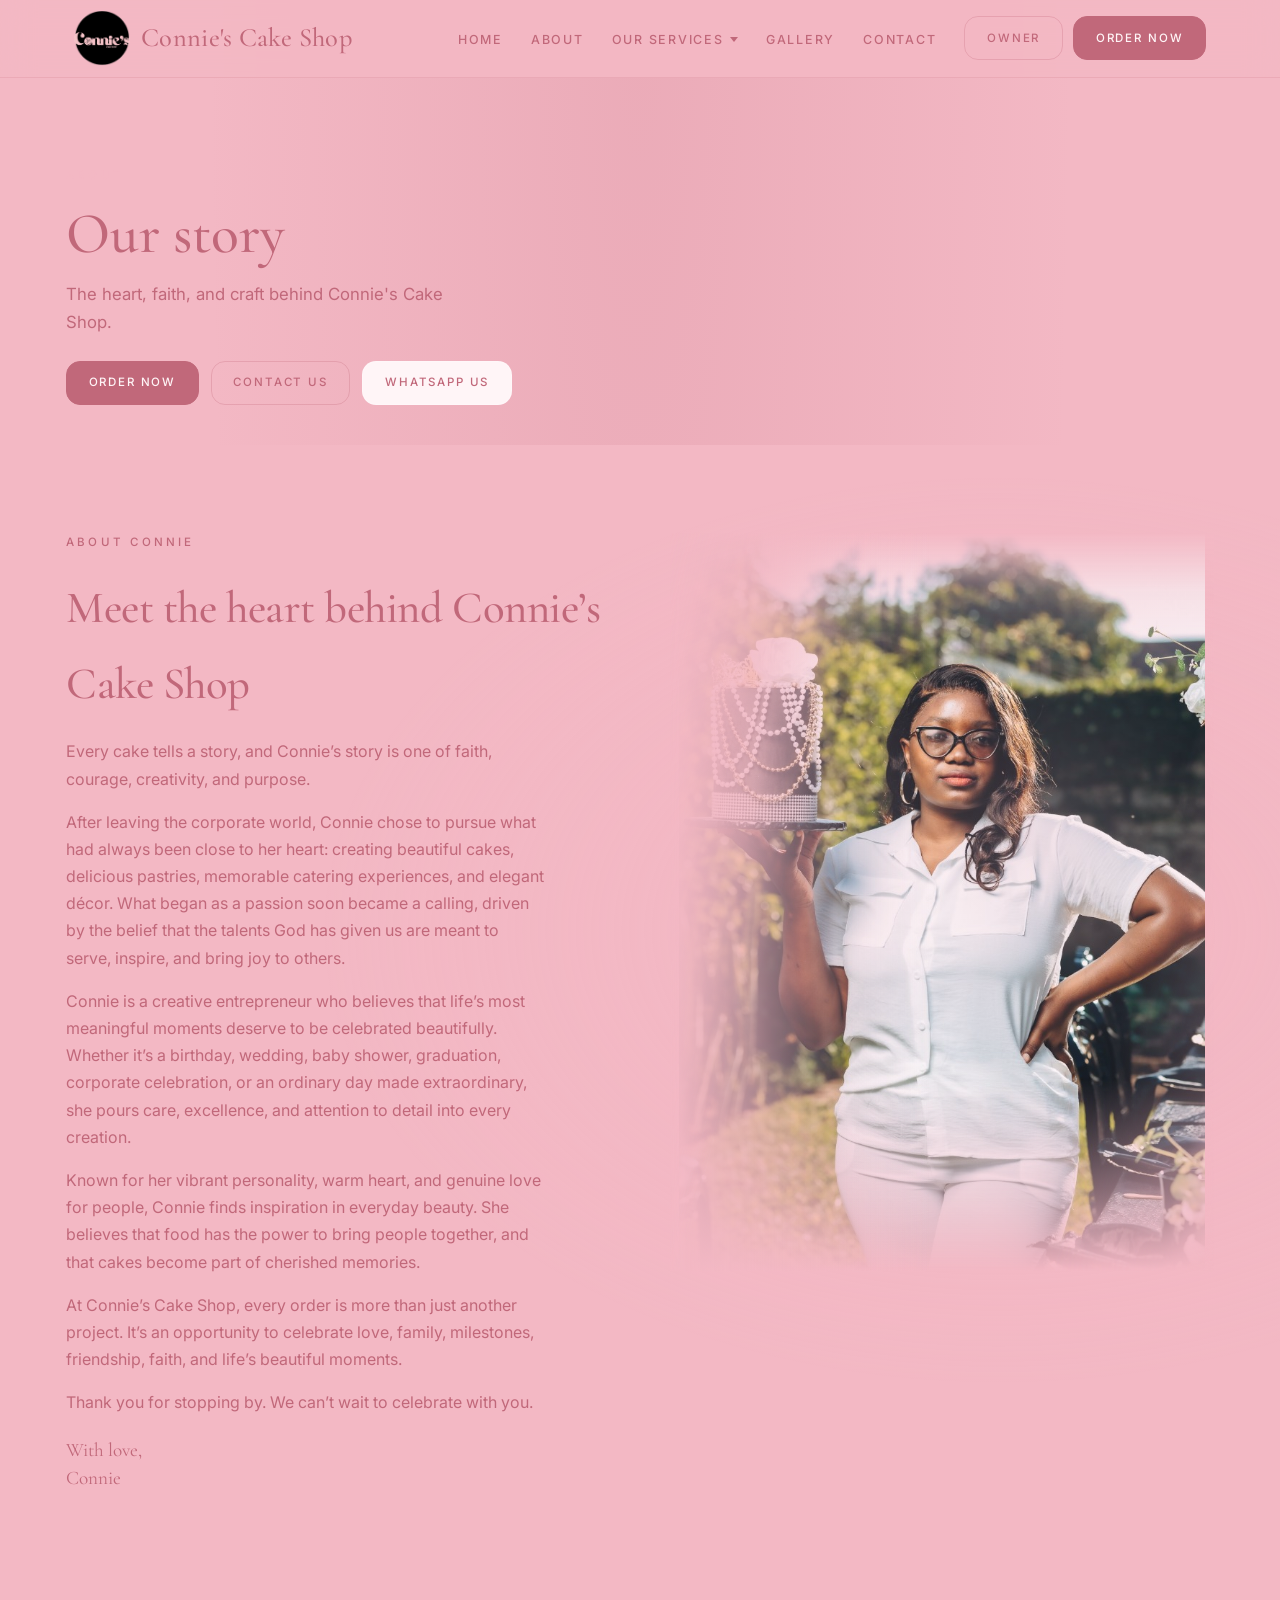
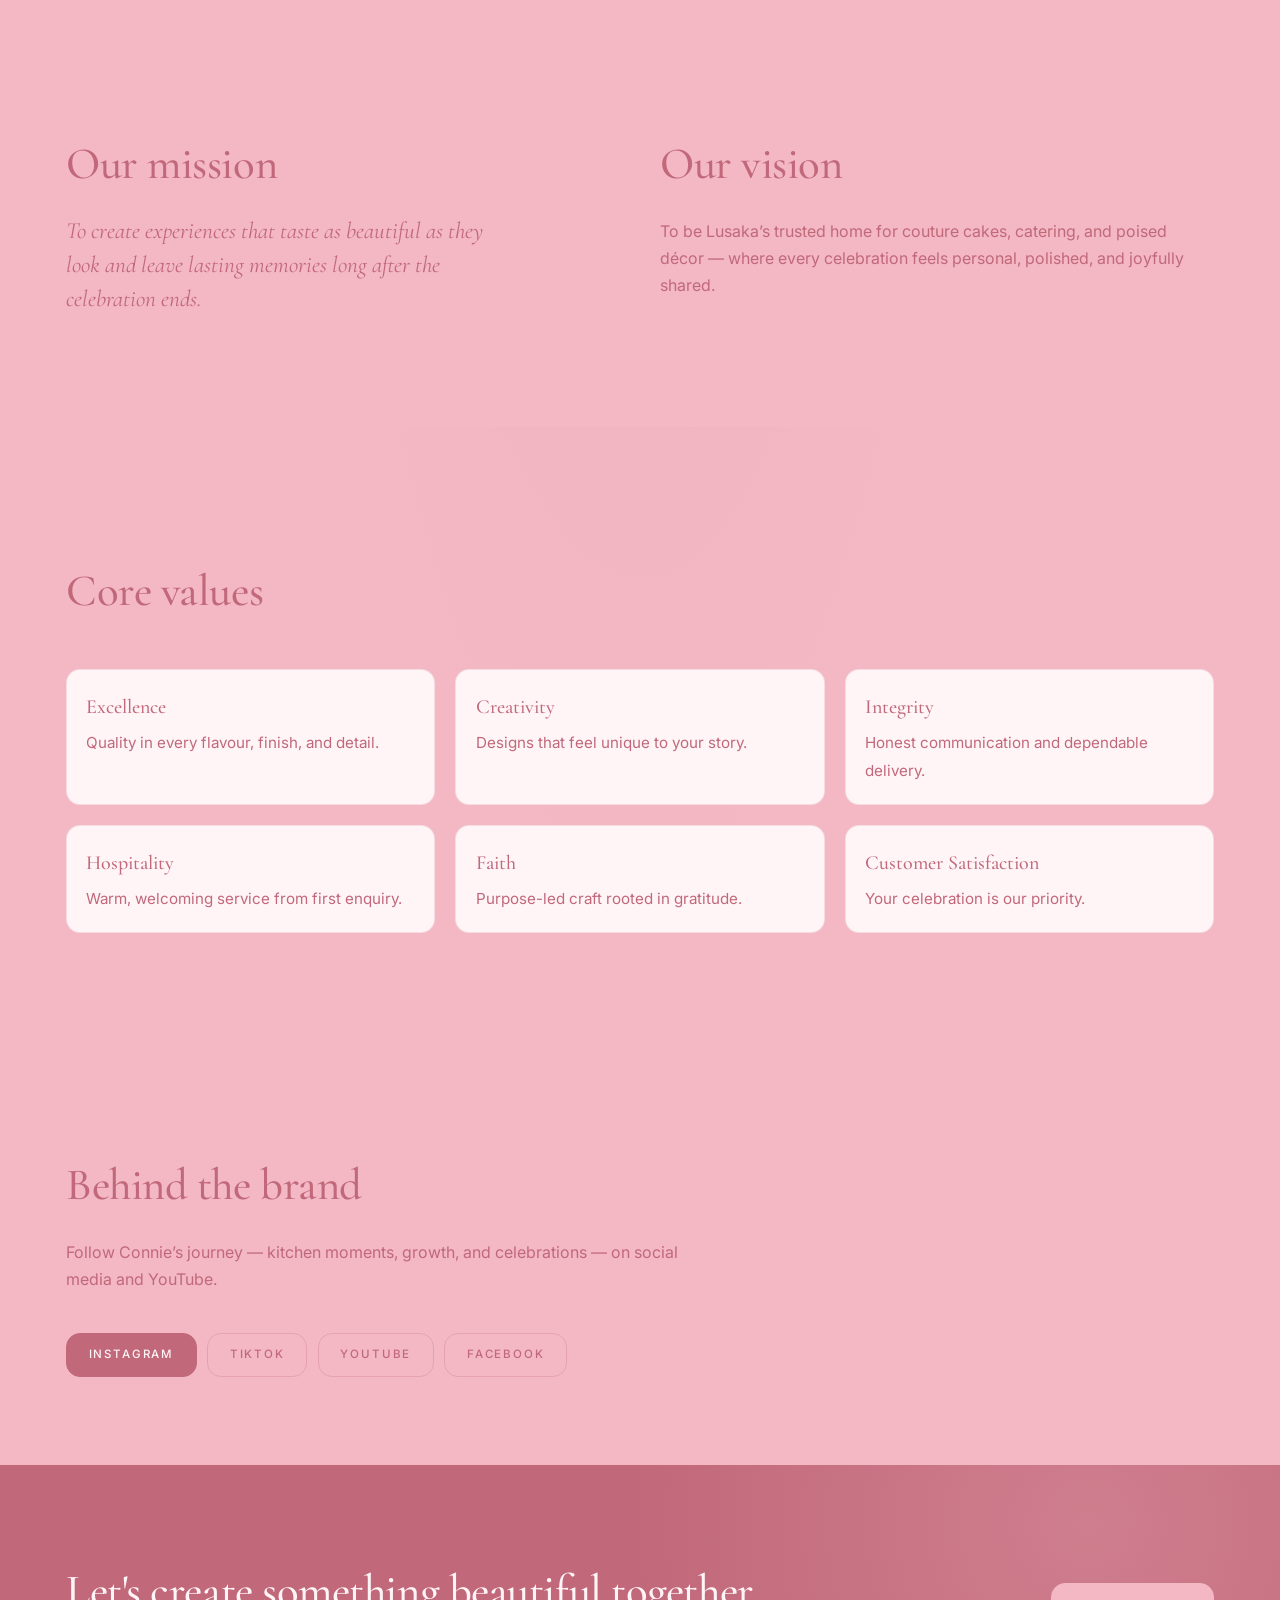
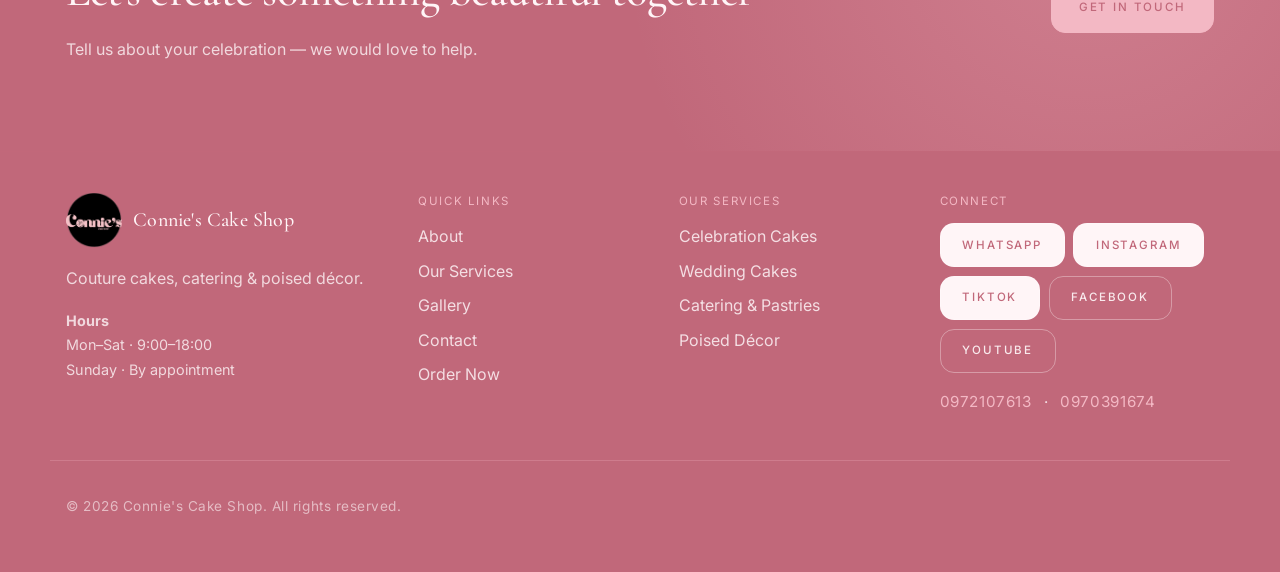
<file: about.html>
<!DOCTYPE html>
<html lang="en">
  <head>
    <meta charset="UTF-8" />
    <meta name="viewport" content="width=device-width, initial-scale=1.0" />
    <title>About — Connie's Cake Shop</title>
    <link rel="preconnect" href="https://fonts.googleapis.com" />
    <link rel="preconnect" href="https://fonts.gstatic.com" crossorigin />
    <link
      href="https://fonts.googleapis.com/css2?family=Cormorant+Garamond:wght@400;500;600;700&family=Inter:wght@400;500;600;700&display=swap"
      rel="stylesheet"
    />
    <link rel="icon" href="favicon.png" type="image/png" sizes="any" />
    <link rel="icon" href="images/logo.png" type="image/png" />
    <link rel="apple-touch-icon" href="images/logo.png" />
    <link rel="stylesheet" href="styles.css" />
  </head>
  <body>
    <header class="site-header">
      <nav class="nav" aria-label="Main">
        <a class="logo" href="index.html"><img src="images/logo.png" alt="" width="112" height="112" /><span class="logo-text">Connie's Cake Shop</span></a>
        <ul class="nav-links">
          <li><a href="index.html">Home</a></li>
          <li><a href="about.html" aria-current="page">About</a></li>
          <li class="nav-dropdown">
            <button type="button" class="nav-dropdown-toggle" aria-expanded="false" aria-haspopup="true">
              Our Services
              <span class="nav-dropdown-caret" aria-hidden="true"></span>
            </button>
            <ul class="nav-dropdown-menu" hidden>
              <li><a href="services.html">All Services</a></li>
              <li><a href="celebration-cakes.html">Celebration Cakes</a></li>
              <li><a href="wedding-cakes.html">Wedding Cakes</a></li>
              <li><a href="catering.html">Catering &amp; Pastries</a></li>
              <li><a href="poised-decor.html">Poised Décor</a></li>
            </ul>
          </li>
          <li><a href="gallery.html">Gallery</a></li>
          <li><a href="contact.html">Contact</a></li>
        </ul>
        <div class="nav-actions">
          <a class="btn btn-ghost" href="owner.html">Owner</a>
          <a class="btn btn-primary" href="order.html">Order Now</a>
        </div>
        <button class="nav-toggle" type="button" aria-expanded="false" aria-label="Open menu">
          <span></span><span></span><span></span>
        </button>
      </nav>
    </header>

    <main>

      <section class="page-hero">
        <div class="container">
          <p class="eyebrow">About</p>
          <h1>Our story</h1>
          <p class="page-lede">The heart, faith, and craft behind Connie's Cake Shop.</p>
          <div class="page-hero-actions">
            <a class="btn btn-primary" href="order.html">Order Now</a>
            <a class="btn btn-ghost" href="contact.html">Contact Us</a>
            <a class="btn btn-whatsapp" href="https://wa.me/260970391674" target="_blank" rel="noopener noreferrer">WhatsApp Us</a>
          </div>
        </div>
      </section>

      <section class="section about-who">
        <div class="container about-who-grid">
          <div class="about-who-copy">
            <p class="eyebrow">About Connie</p>
            <h2>Meet the heart behind Connie’s Cake Shop</h2>
            <p>Every cake tells a story, and Connie’s story is one of faith, courage, creativity, and purpose.</p>
            <p>After leaving the corporate world, Connie chose to pursue what had always been close to her heart: creating beautiful cakes, delicious pastries, memorable catering experiences, and elegant décor. What began as a passion soon became a calling, driven by the belief that the talents God has given us are meant to serve, inspire, and bring joy to others.</p>
            <p>Connie is a creative entrepreneur who believes that life’s most meaningful moments deserve to be celebrated beautifully. Whether it’s a birthday, wedding, baby shower, graduation, corporate celebration, or an ordinary day made extraordinary, she pours care, excellence, and attention to detail into every creation.</p>
            <p>Known for her vibrant personality, warm heart, and genuine love for people, Connie finds inspiration in everyday beauty. She believes that food has the power to bring people together, and that cakes become part of cherished memories.</p>
            <p>At Connie’s Cake Shop, every order is more than just another project. It’s an opportunity to celebrate love, family, milestones, friendship, faith, and life’s beautiful moments.</p>
            <p>Thank you for stopping by. We can’t wait to celebrate with you.</p>
            <p class="about-signoff">With love,<br />Connie</p>
          </div>
          <div class="about-who-photo" style="background-image:url('images/connie-about.png')" role="img" aria-label="Connie holding a celebration cake"></div>
        </div>
      </section>

      <section class="section section-alt">
        <div class="container values-grid">
          <div>
            <p class="eyebrow">Mission</p>
            <h2>Our mission</h2>
            <p class="about-mission">To create experiences that taste as beautiful as they look and leave lasting memories long after the celebration ends.</p>
          </div>
          <div>
            <p class="eyebrow">Vision</p>
            <h2>Our vision</h2>
            <p>To be Lusaka’s trusted home for couture cakes, catering, and poised décor — where every celebration feels personal, polished, and joyfully shared.</p>
          </div>
        </div>
      </section>

      <section class="section">
        <div class="container">
          <div class="section-header">
            <p class="eyebrow">What guides us</p>
            <h2>Core values</h2>
          </div>
          <ul class="why-grid values-list">
            <li><strong>Excellence</strong><span>Quality in every flavour, finish, and detail.</span></li>
            <li><strong>Creativity</strong><span>Designs that feel unique to your story.</span></li>
            <li><strong>Integrity</strong><span>Honest communication and dependable delivery.</span></li>
            <li><strong>Hospitality</strong><span>Warm, welcoming service from first enquiry.</span></li>
            <li><strong>Faith</strong><span>Purpose-led craft rooted in gratitude.</span></li>
            <li><strong>Customer Satisfaction</strong><span>Your celebration is our priority.</span></li>
          </ul>
        </div>
      </section>

      <section class="section section-alt">
        <div class="container">
          <div class="section-header">
            <p class="eyebrow">Connect</p>
            <h2>Behind the brand</h2>
            <p>Follow Connie’s journey — kitchen moments, growth, and celebrations — on social media and YouTube.</p>
          </div>
          <div class="social-row">
            <a class="btn btn-primary" href="https://www.instagram.com/connies_cakeshop?igsh=MXNkOHZtdmk0Ynd3bA==" target="_blank" rel="noopener noreferrer">Instagram</a>
            <a class="btn btn-ghost" href="https://www.tiktok.com/@connies_cakeshop?_r=1&_t=ZS-98Bi15iwoNg" target="_blank" rel="noopener noreferrer">TikTok</a>
            <a class="btn btn-ghost" href="https://www.youtube.com/" target="_blank" rel="noopener noreferrer">YouTube</a>
            <a class="btn btn-ghost" href="https://www.facebook.com/" target="_blank" rel="noopener noreferrer">Facebook</a>
          </div>
        </div>
      </section>

      <section class="section cta-band">
        <div class="container cta-inner">
          <div>
            <h2>Let's create something beautiful together</h2>
            <p>Tell us about your celebration — we would love to help.</p>
          </div>
          <a class="btn btn-primary btn-lg" href="contact.html">Get in touch</a>
        </div>
      </section>

    </main>

    <footer class="site-footer">
      <div class="container footer-grid">
        <div class="footer-brand">
          <a class="logo footer-logo" href="index.html"><img src="images/logo.png" alt="" width="80" height="80" /><span class="logo-text">Connie's Cake Shop</span></a>
          <p>Couture cakes, catering &amp; poised décor.</p>
          <p class="footer-hours"><strong>Hours</strong><br />Mon–Sat · 9:00–18:00<br />Sunday · By appointment</p>
        </div>
        <div>
          <p class="footer-heading">Quick links</p>
          <ul class="footer-links">
            <li><a href="about.html">About</a></li>
            <li><a href="services.html">Our Services</a></li>
            <li><a href="gallery.html">Gallery</a></li>
            <li><a href="contact.html">Contact</a></li>
            <li><a href="order.html">Order Now</a></li>
          </ul>
        </div>
        <div>
          <p class="footer-heading">Our Services</p>
          <ul class="footer-links">
            <li><a href="celebration-cakes.html">Celebration Cakes</a></li>
            <li><a href="wedding-cakes.html">Wedding Cakes</a></li>
            <li><a href="catering.html">Catering &amp; Pastries</a></li>
            <li><a href="poised-decor.html">Poised Décor</a></li>
          </ul>
        </div>
        <div>
          <p class="footer-heading">Connect</p>
          <div class="footer-socials">
            <a class="btn btn-whatsapp" href="https://wa.me/260970391674" target="_blank" rel="noopener noreferrer">WhatsApp</a>
            <a class="btn btn-instagram" href="https://www.instagram.com/connies_cakeshop?igsh=MXNkOHZtdmk0Ynd3bA==" target="_blank" rel="noopener noreferrer">Instagram</a>
            <a class="btn btn-tiktok" href="https://www.tiktok.com/@connies_cakeshop?_r=1&_t=ZS-98Bi15iwoNg" target="_blank" rel="noopener noreferrer">TikTok</a>
            <a class="btn btn-ghost btn-social-light" href="https://www.facebook.com/" target="_blank" rel="noopener noreferrer">Facebook</a>
            <a class="btn btn-ghost btn-social-light" href="https://www.youtube.com/" target="_blank" rel="noopener noreferrer">YouTube</a>
          </div>
          <p class="footer-phones">
            <a href="tel:0972107613">0972107613</a>
            <span aria-hidden="true">·</span>
            <a href="tel:0970391674">0970391674</a>
          </p>
        </div>
      </div>
      <div class="container footer-copy">
        <p class="muted">© <span data-year></span> Connie's Cake Shop. All rights reserved.</p>
      </div>
    </footer>

    <script src="script.js"></script>
  </body>
</html>
</file>
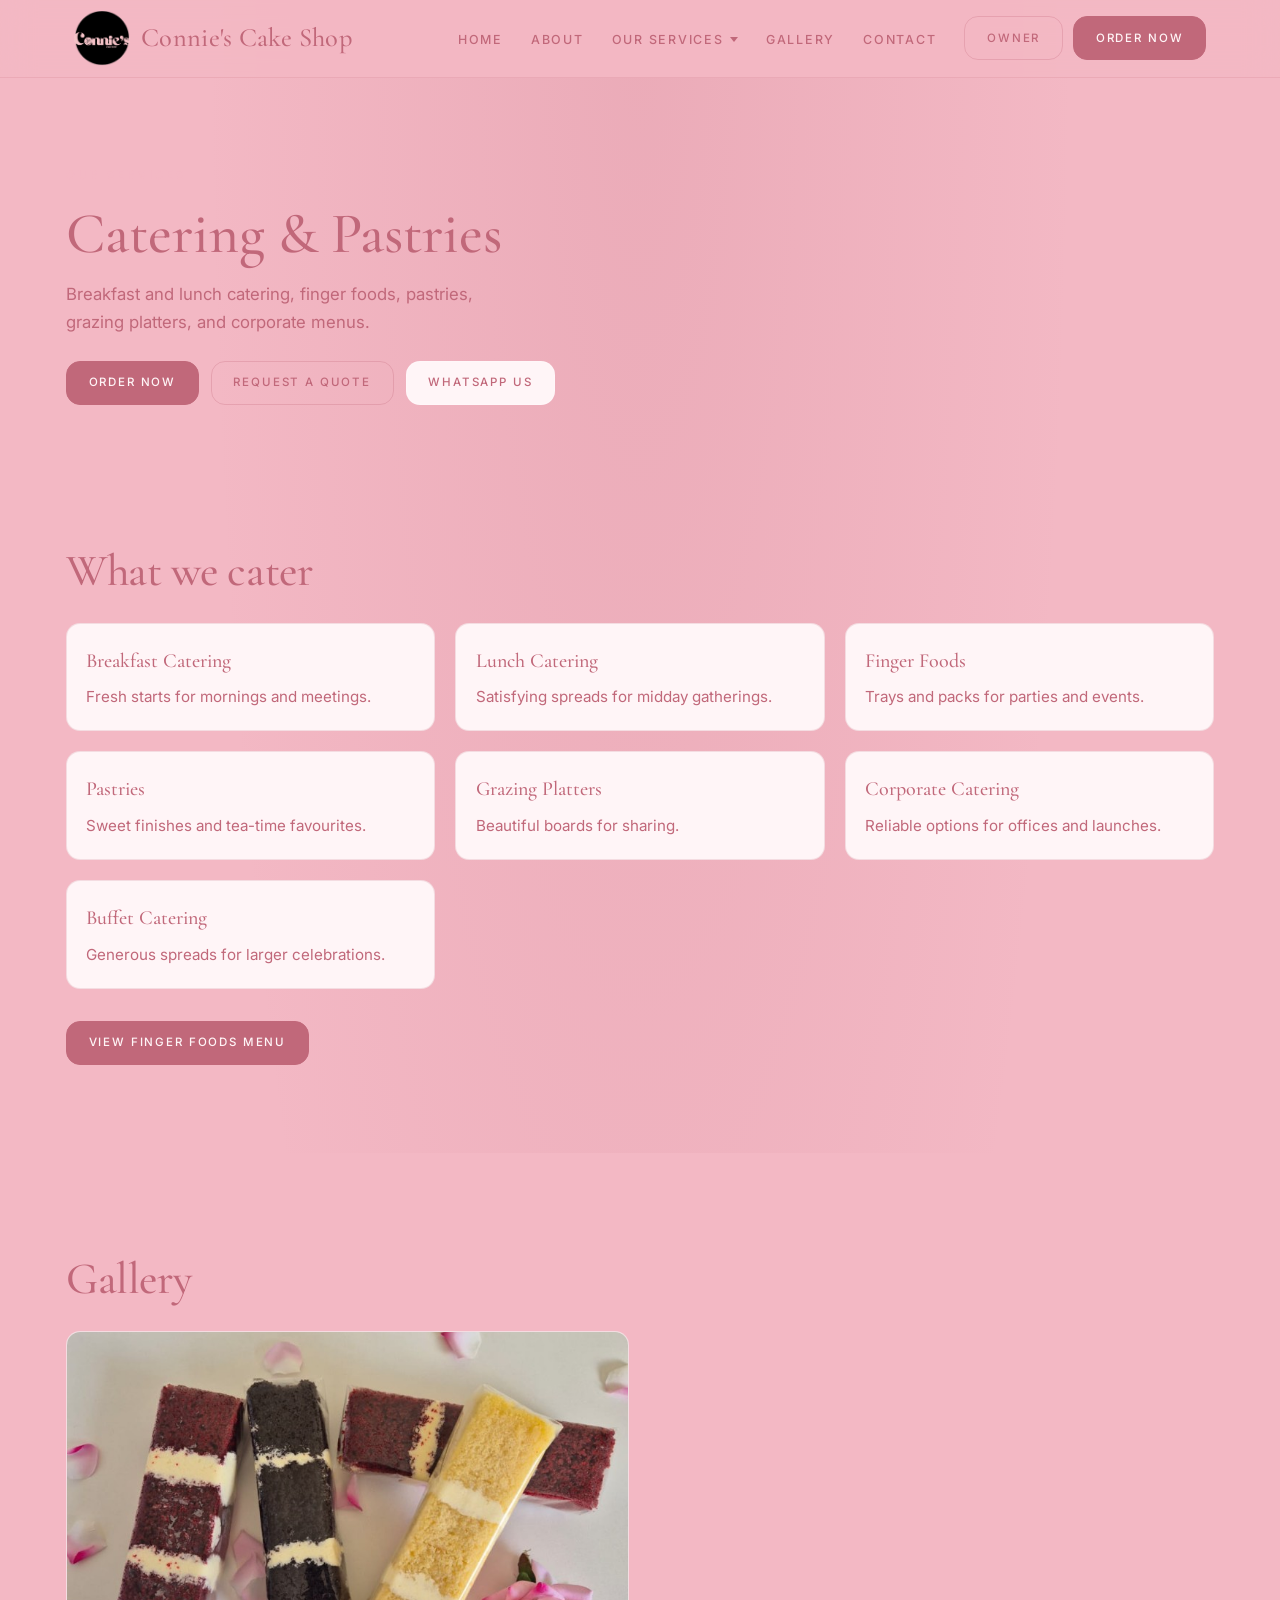
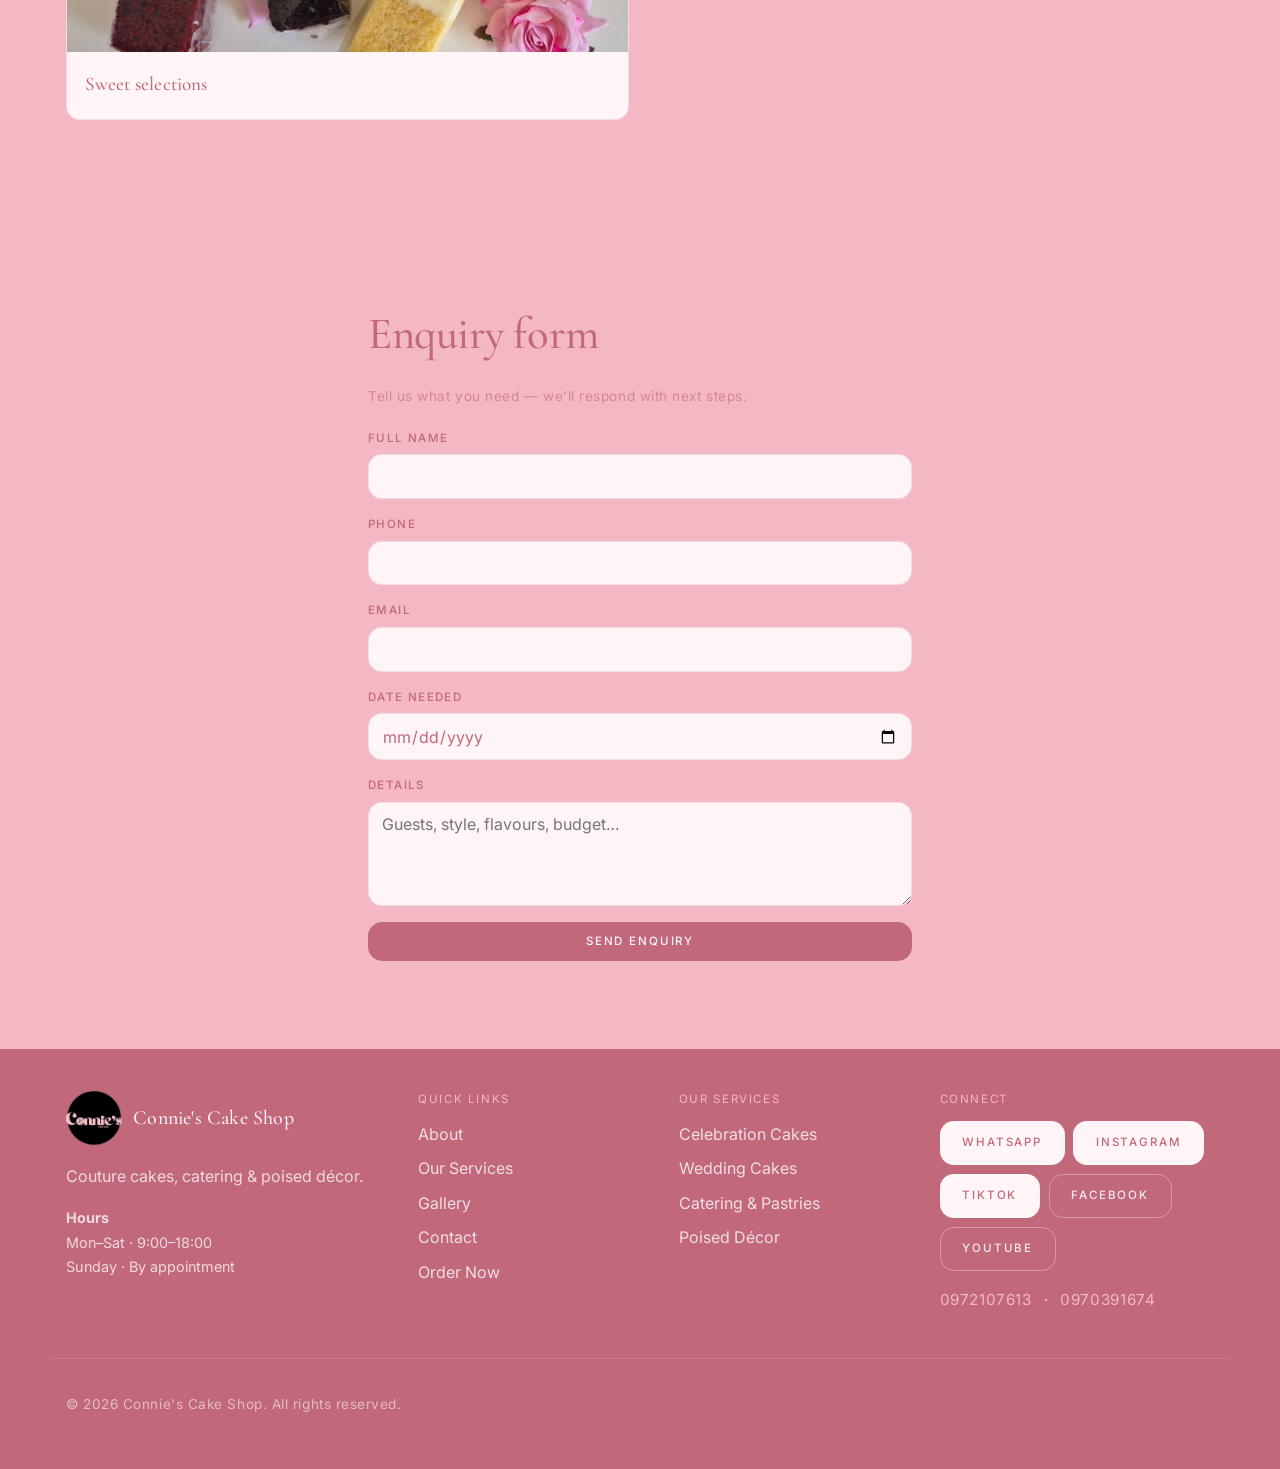
<file: catering.html>
<!DOCTYPE html>
<html lang="en">
  <head>
    <meta charset="UTF-8" />
    <meta name="viewport" content="width=device-width, initial-scale=1.0" />
    <title>Catering &amp; Pastries — Connie's Cake Shop</title>
    <link rel="preconnect" href="https://fonts.googleapis.com" />
    <link rel="preconnect" href="https://fonts.gstatic.com" crossorigin />
    <link
      href="https://fonts.googleapis.com/css2?family=Cormorant+Garamond:wght@400;500;600;700&family=Inter:wght@400;500;600;700&display=swap"
      rel="stylesheet"
    />
    <link rel="icon" href="favicon.png" type="image/png" sizes="any" />
    <link rel="icon" href="images/logo.png" type="image/png" />
    <link rel="apple-touch-icon" href="images/logo.png" />
    <link rel="stylesheet" href="styles.css" />
  </head>
  <body>
    <header class="site-header">
      <nav class="nav" aria-label="Main">
        <a class="logo" href="index.html"><img src="images/logo.png" alt="" width="112" height="112" /><span class="logo-text">Connie's Cake Shop</span></a>
        <ul class="nav-links">
          <li><a href="index.html">Home</a></li>
          <li><a href="about.html">About</a></li>
          <li class="nav-dropdown">
            <button type="button" class="nav-dropdown-toggle" aria-expanded="false" aria-haspopup="true">
              Our Services
              <span class="nav-dropdown-caret" aria-hidden="true"></span>
            </button>
            <ul class="nav-dropdown-menu" hidden>
              <li><a href="services.html">All Services</a></li>
              <li><a href="celebration-cakes.html">Celebration Cakes</a></li>
              <li><a href="wedding-cakes.html">Wedding Cakes</a></li>
              <li><a href="catering.html">Catering &amp; Pastries</a></li>
              <li><a href="poised-decor.html">Poised Décor</a></li>
            </ul>
          </li>
          <li><a href="gallery.html">Gallery</a></li>
          <li><a href="contact.html">Contact</a></li>
        </ul>
        <div class="nav-actions">
          <a class="btn btn-ghost" href="owner.html">Owner</a>
          <a class="btn btn-primary" href="order.html">Order Now</a>
        </div>
        <button class="nav-toggle" type="button" aria-expanded="false" aria-label="Open menu">
          <span></span><span></span><span></span>
        </button>
      </nav>
    </header>

    <main>

      <section class="page-hero">
        <div class="container">
          <p class="eyebrow">Our Services</p>
          <h1>Catering &amp; Pastries</h1>
          <p class="page-lede">Breakfast and lunch catering, finger foods, pastries, grazing platters, and corporate menus.</p>
          <div class="page-hero-actions">
            <a class="btn btn-primary" href="order.html">Order Now</a>
            <a class="btn btn-ghost" href="#enquiry">Request a Quote</a>
            <a class="btn btn-whatsapp" href="https://wa.me/260970391674" target="_blank" rel="noopener noreferrer">WhatsApp Us</a>
          </div>
        </div>
      </section>
      
      <section class="section"><div class="container"><h2>What we cater</h2>
        <ul class="why-grid">
          <li><strong>Breakfast Catering</strong><span>Fresh starts for mornings and meetings.</span></li>
          <li><strong>Lunch Catering</strong><span>Satisfying spreads for midday gatherings.</span></li>
          <li><strong>Finger Foods</strong><span>Trays and packs for parties and events.</span></li>
          <li><strong>Pastries</strong><span>Sweet finishes and tea-time favourites.</span></li>
          <li><strong>Grazing Platters</strong><span>Beautiful boards for sharing.</span></li>
          <li><strong>Corporate Catering</strong><span>Reliable options for offices and launches.</span></li>
          <li><strong>Buffet Catering</strong><span>Generous spreads for larger celebrations.</span></li>
        </ul>
        <div class="section-actions"><a class="btn btn-primary" href="finger-foods.html">View finger foods menu</a></div>
      </div></section>
      <section class="section section-alt"><div class="container"><h2>Gallery</h2><div class="gallery-grid gallery-static">
        <figure class="gallery-item"><img src="images/cake-slices.png" alt="Catering display" /><figcaption>Sweet selections</figcaption></figure>
      </div></div></section>

      <section class="section section-alt" id="enquiry">
        <div class="container narrow-form">
          <h2>Enquiry form</h2>
          <p class="muted">Tell us what you need — we’ll respond with next steps.</p>
          <form class="enquiry-form" data-enquiry-form data-enquiry-type="Catering enquiry" action="#" method="post">
            <label>Full name<input type="text" name="name" required /></label>
            <label>Phone<input type="tel" name="phone" required /></label>
            <label>Email<input type="email" name="email" /></label>
            <label>Date needed<input type="date" name="eventDate" /></label>
            <label>Details<textarea name="message" rows="4" required placeholder="Guests, style, flavours, budget…"></textarea></label>
            <button type="submit" class="btn btn-primary">Send enquiry</button>
            <p class="owner-hint muted" data-enquiry-status hidden></p>
          </form>
        </div>
      </section>

    </main>

    <footer class="site-footer">
      <div class="container footer-grid">
        <div class="footer-brand">
          <a class="logo footer-logo" href="index.html"><img src="images/logo.png" alt="" width="80" height="80" /><span class="logo-text">Connie's Cake Shop</span></a>
          <p>Couture cakes, catering &amp; poised décor.</p>
          <p class="footer-hours"><strong>Hours</strong><br />Mon–Sat · 9:00–18:00<br />Sunday · By appointment</p>
        </div>
        <div>
          <p class="footer-heading">Quick links</p>
          <ul class="footer-links">
            <li><a href="about.html">About</a></li>
            <li><a href="services.html">Our Services</a></li>
            <li><a href="gallery.html">Gallery</a></li>
            <li><a href="contact.html">Contact</a></li>
            <li><a href="order.html">Order Now</a></li>
          </ul>
        </div>
        <div>
          <p class="footer-heading">Our Services</p>
          <ul class="footer-links">
            <li><a href="celebration-cakes.html">Celebration Cakes</a></li>
            <li><a href="wedding-cakes.html">Wedding Cakes</a></li>
            <li><a href="catering.html">Catering &amp; Pastries</a></li>
            <li><a href="poised-decor.html">Poised Décor</a></li>
          </ul>
        </div>
        <div>
          <p class="footer-heading">Connect</p>
          <div class="footer-socials">
            <a class="btn btn-whatsapp" href="https://wa.me/260970391674" target="_blank" rel="noopener noreferrer">WhatsApp</a>
            <a class="btn btn-instagram" href="https://www.instagram.com/connies_cakeshop?igsh=MXNkOHZtdmk0Ynd3bA==" target="_blank" rel="noopener noreferrer">Instagram</a>
            <a class="btn btn-tiktok" href="https://www.tiktok.com/@connies_cakeshop?_r=1&_t=ZS-98Bi15iwoNg" target="_blank" rel="noopener noreferrer">TikTok</a>
            <a class="btn btn-ghost btn-social-light" href="https://www.facebook.com/" target="_blank" rel="noopener noreferrer">Facebook</a>
            <a class="btn btn-ghost btn-social-light" href="https://www.youtube.com/" target="_blank" rel="noopener noreferrer">YouTube</a>
          </div>
          <p class="footer-phones">
            <a href="tel:0972107613">0972107613</a>
            <span aria-hidden="true">·</span>
            <a href="tel:0970391674">0970391674</a>
          </p>
        </div>
      </div>
      <div class="container footer-copy">
        <p class="muted">© <span data-year></span> Connie's Cake Shop. All rights reserved.</p>
      </div>
    </footer>

    <script src="email-config.js"></script>
    <script src="enquiry.js"></script>
    <script src="script.js"></script>
  </body>
</html>
</file>
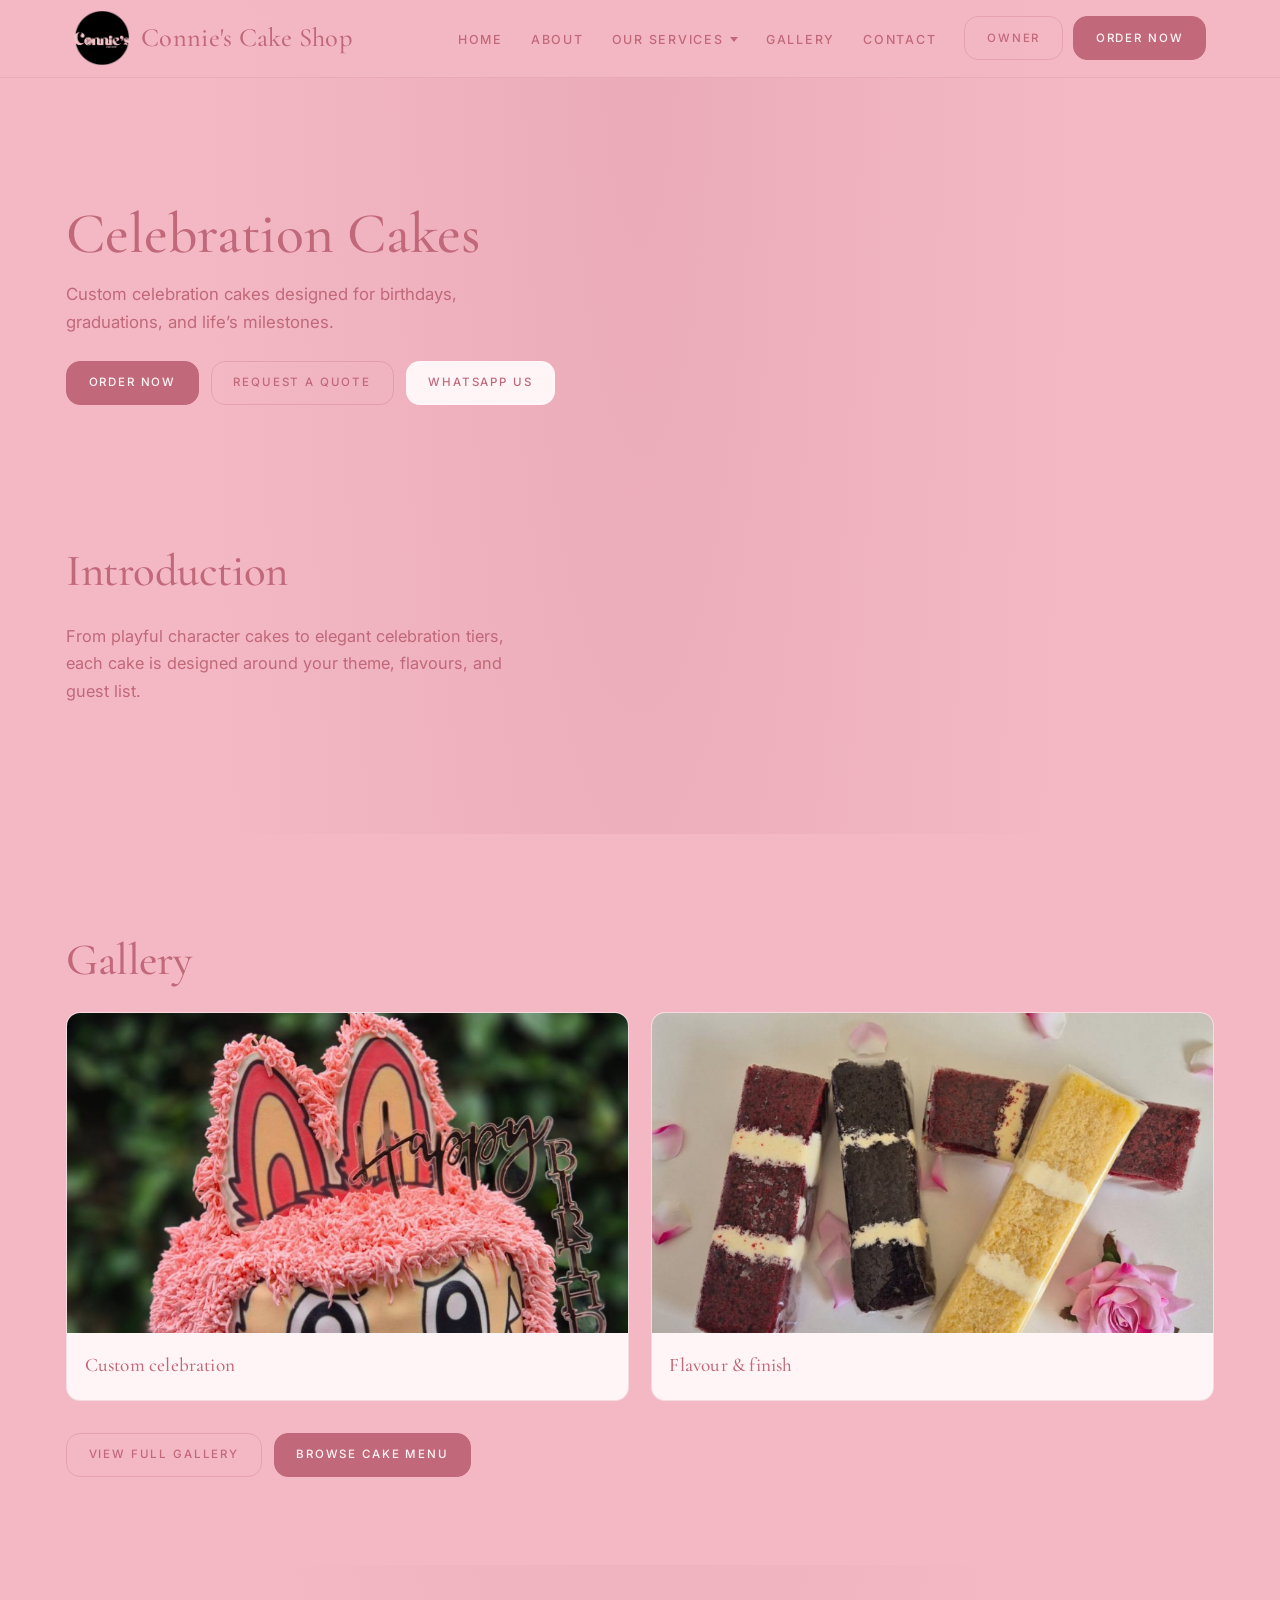
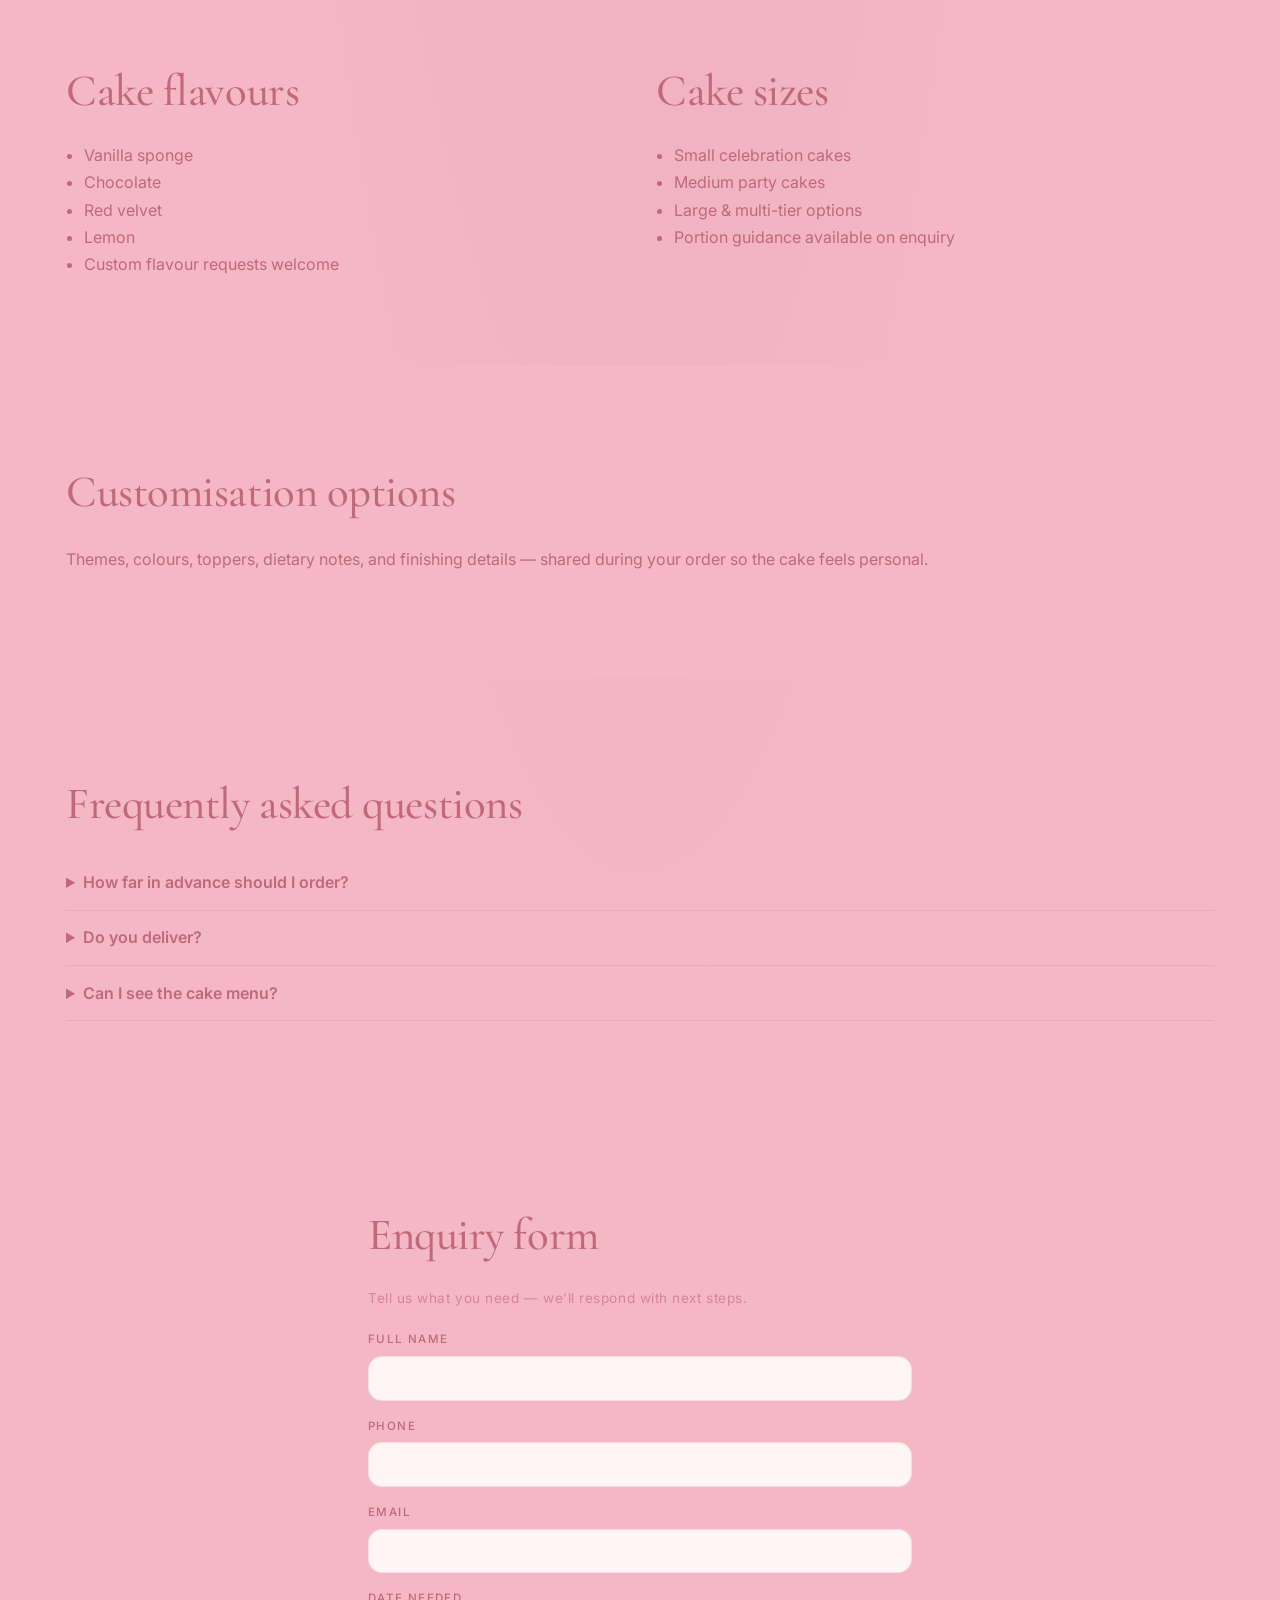
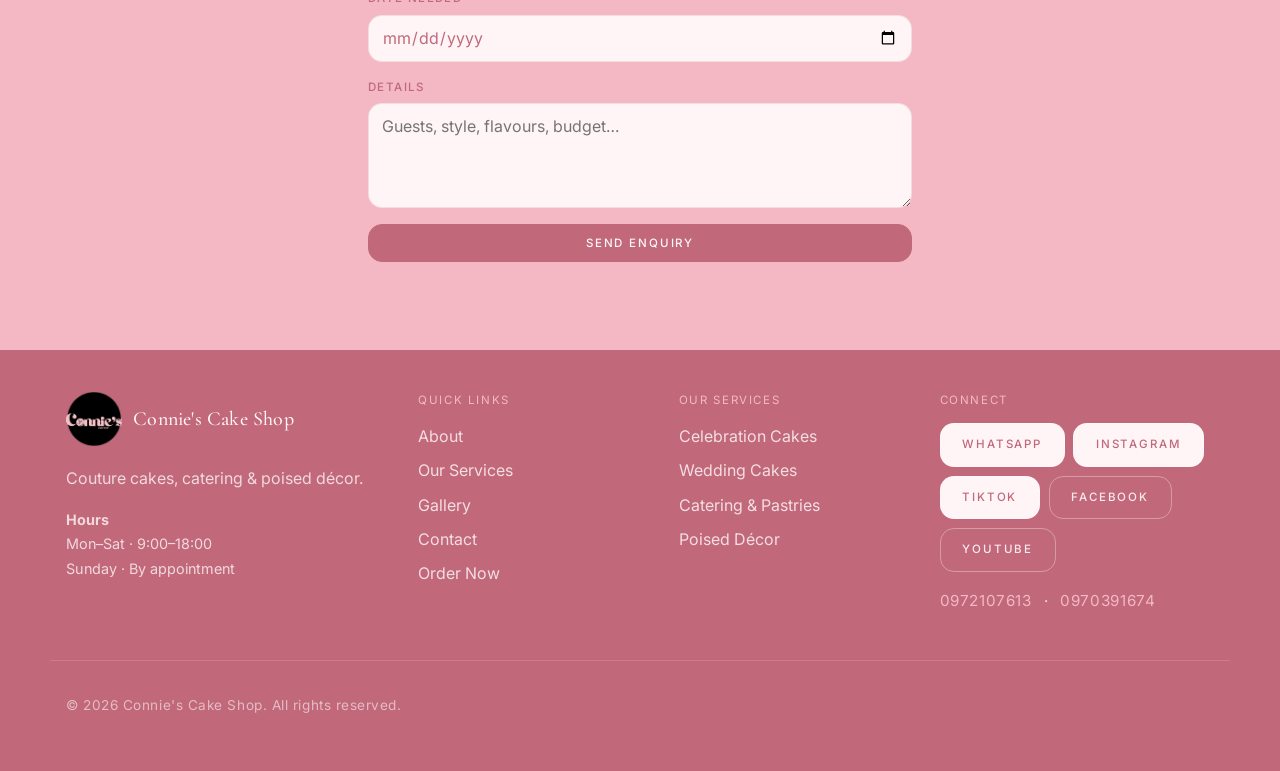
<file: celebration-cakes.html>
<!DOCTYPE html>
<html lang="en">
  <head>
    <meta charset="UTF-8" />
    <meta name="viewport" content="width=device-width, initial-scale=1.0" />
    <title>Celebration Cakes — Connie's Cake Shop</title>
    <link rel="preconnect" href="https://fonts.googleapis.com" />
    <link rel="preconnect" href="https://fonts.gstatic.com" crossorigin />
    <link
      href="https://fonts.googleapis.com/css2?family=Cormorant+Garamond:wght@400;500;600;700&family=Inter:wght@400;500;600;700&display=swap"
      rel="stylesheet"
    />
    <link rel="icon" href="favicon.png" type="image/png" sizes="any" />
    <link rel="icon" href="images/logo.png" type="image/png" />
    <link rel="apple-touch-icon" href="images/logo.png" />
    <link rel="stylesheet" href="styles.css" />
  </head>
  <body>
    <header class="site-header">
      <nav class="nav" aria-label="Main">
        <a class="logo" href="index.html"><img src="images/logo.png" alt="" width="112" height="112" /><span class="logo-text">Connie's Cake Shop</span></a>
        <ul class="nav-links">
          <li><a href="index.html">Home</a></li>
          <li><a href="about.html">About</a></li>
          <li class="nav-dropdown">
            <button type="button" class="nav-dropdown-toggle" aria-expanded="false" aria-haspopup="true">
              Our Services
              <span class="nav-dropdown-caret" aria-hidden="true"></span>
            </button>
            <ul class="nav-dropdown-menu" hidden>
              <li><a href="services.html">All Services</a></li>
              <li><a href="celebration-cakes.html">Celebration Cakes</a></li>
              <li><a href="wedding-cakes.html">Wedding Cakes</a></li>
              <li><a href="catering.html">Catering &amp; Pastries</a></li>
              <li><a href="poised-decor.html">Poised Décor</a></li>
            </ul>
          </li>
          <li><a href="gallery.html">Gallery</a></li>
          <li><a href="contact.html">Contact</a></li>
        </ul>
        <div class="nav-actions">
          <a class="btn btn-ghost" href="owner.html">Owner</a>
          <a class="btn btn-primary" href="order.html">Order Now</a>
        </div>
        <button class="nav-toggle" type="button" aria-expanded="false" aria-label="Open menu">
          <span></span><span></span><span></span>
        </button>
      </nav>
    </header>

    <main>

      <section class="page-hero">
        <div class="container">
          <p class="eyebrow">Our Services</p>
          <h1>Celebration Cakes</h1>
          <p class="page-lede">Custom celebration cakes designed for birthdays, graduations, and life’s milestones.</p>
          <div class="page-hero-actions">
            <a class="btn btn-primary" href="order.html">Order Now</a>
            <a class="btn btn-ghost" href="#enquiry">Request a Quote</a>
            <a class="btn btn-whatsapp" href="https://wa.me/260970391674" target="_blank" rel="noopener noreferrer">WhatsApp Us</a>
          </div>
        </div>
      </section>
      
      <section class="section"><div class="container"><h2>Introduction</h2><p class="section-intro">From playful character cakes to elegant celebration tiers, each cake is designed around your theme, flavours, and guest list.</p></div></section>
      <section class="section section-alt"><div class="container"><h2>Gallery</h2><div class="gallery-grid gallery-static">
        <figure class="gallery-item"><img src="images/monster-cake.png" alt="Celebration cake" /><figcaption>Custom celebration</figcaption></figure>
        <figure class="gallery-item"><img src="images/cake-slices.png" alt="Cake slices" /><figcaption>Flavour &amp; finish</figcaption></figure>
      </div><div class="section-actions"><a class="btn btn-ghost" href="gallery.html">View full gallery</a> <a class="btn btn-primary" href="cakes.html">Browse cake menu</a></div></div></section>
      <section class="section"><div class="container two-col-info">
        <div><h2>Cake flavours</h2><ul class="info-list"><li>Vanilla sponge</li><li>Chocolate</li><li>Red velvet</li><li>Lemon</li><li>Custom flavour requests welcome</li></ul></div>
        <div><h2>Cake sizes</h2><ul class="info-list"><li>Small celebration cakes</li><li>Medium party cakes</li><li>Large &amp; multi-tier options</li><li>Portion guidance available on enquiry</li></ul></div>
      </div></div></section>
      <section class="section section-alt"><div class="container"><h2>Customisation options</h2><p>Themes, colours, toppers, dietary notes, and finishing details — shared during your order so the cake feels personal.</p></div></section>
      <section class="section"><div class="container"><h2>Frequently asked questions</h2><div class="faq-list">
        <details><summary>How far in advance should I order?</summary><p>We recommend ordering as early as possible, especially for weekends and custom designs.</p></details>
        <details><summary>Do you deliver?</summary><p>Delivery options can be arranged — share your location when you enquire.</p></details>
        <details><summary>Can I see the cake menu?</summary><p>Yes — browse available cakes and place an order from our cake menu.</p></details>
      </div></div></section>

      <section class="section section-alt" id="enquiry">
        <div class="container narrow-form">
          <h2>Enquiry form</h2>
          <p class="muted">Tell us what you need — we’ll respond with next steps.</p>
          <form class="enquiry-form" data-enquiry-form data-enquiry-type="Celebration cake enquiry" action="#" method="post">
            <label>Full name<input type="text" name="name" required /></label>
            <label>Phone<input type="tel" name="phone" required /></label>
            <label>Email<input type="email" name="email" /></label>
            <label>Date needed<input type="date" name="eventDate" /></label>
            <label>Details<textarea name="message" rows="4" required placeholder="Guests, style, flavours, budget…"></textarea></label>
            <button type="submit" class="btn btn-primary">Send enquiry</button>
            <p class="owner-hint muted" data-enquiry-status hidden></p>
          </form>
        </div>
      </section>

    </main>

    <footer class="site-footer">
      <div class="container footer-grid">
        <div class="footer-brand">
          <a class="logo footer-logo" href="index.html"><img src="images/logo.png" alt="" width="80" height="80" /><span class="logo-text">Connie's Cake Shop</span></a>
          <p>Couture cakes, catering &amp; poised décor.</p>
          <p class="footer-hours"><strong>Hours</strong><br />Mon–Sat · 9:00–18:00<br />Sunday · By appointment</p>
        </div>
        <div>
          <p class="footer-heading">Quick links</p>
          <ul class="footer-links">
            <li><a href="about.html">About</a></li>
            <li><a href="services.html">Our Services</a></li>
            <li><a href="gallery.html">Gallery</a></li>
            <li><a href="contact.html">Contact</a></li>
            <li><a href="order.html">Order Now</a></li>
          </ul>
        </div>
        <div>
          <p class="footer-heading">Our Services</p>
          <ul class="footer-links">
            <li><a href="celebration-cakes.html">Celebration Cakes</a></li>
            <li><a href="wedding-cakes.html">Wedding Cakes</a></li>
            <li><a href="catering.html">Catering &amp; Pastries</a></li>
            <li><a href="poised-decor.html">Poised Décor</a></li>
          </ul>
        </div>
        <div>
          <p class="footer-heading">Connect</p>
          <div class="footer-socials">
            <a class="btn btn-whatsapp" href="https://wa.me/260970391674" target="_blank" rel="noopener noreferrer">WhatsApp</a>
            <a class="btn btn-instagram" href="https://www.instagram.com/connies_cakeshop?igsh=MXNkOHZtdmk0Ynd3bA==" target="_blank" rel="noopener noreferrer">Instagram</a>
            <a class="btn btn-tiktok" href="https://www.tiktok.com/@connies_cakeshop?_r=1&_t=ZS-98Bi15iwoNg" target="_blank" rel="noopener noreferrer">TikTok</a>
            <a class="btn btn-ghost btn-social-light" href="https://www.facebook.com/" target="_blank" rel="noopener noreferrer">Facebook</a>
            <a class="btn btn-ghost btn-social-light" href="https://www.youtube.com/" target="_blank" rel="noopener noreferrer">YouTube</a>
          </div>
          <p class="footer-phones">
            <a href="tel:0972107613">0972107613</a>
            <span aria-hidden="true">·</span>
            <a href="tel:0970391674">0970391674</a>
          </p>
        </div>
      </div>
      <div class="container footer-copy">
        <p class="muted">© <span data-year></span> Connie's Cake Shop. All rights reserved.</p>
      </div>
    </footer>

    <script src="email-config.js"></script>
    <script src="enquiry.js"></script>
    <script src="script.js"></script>
  </body>
</html>
</file>
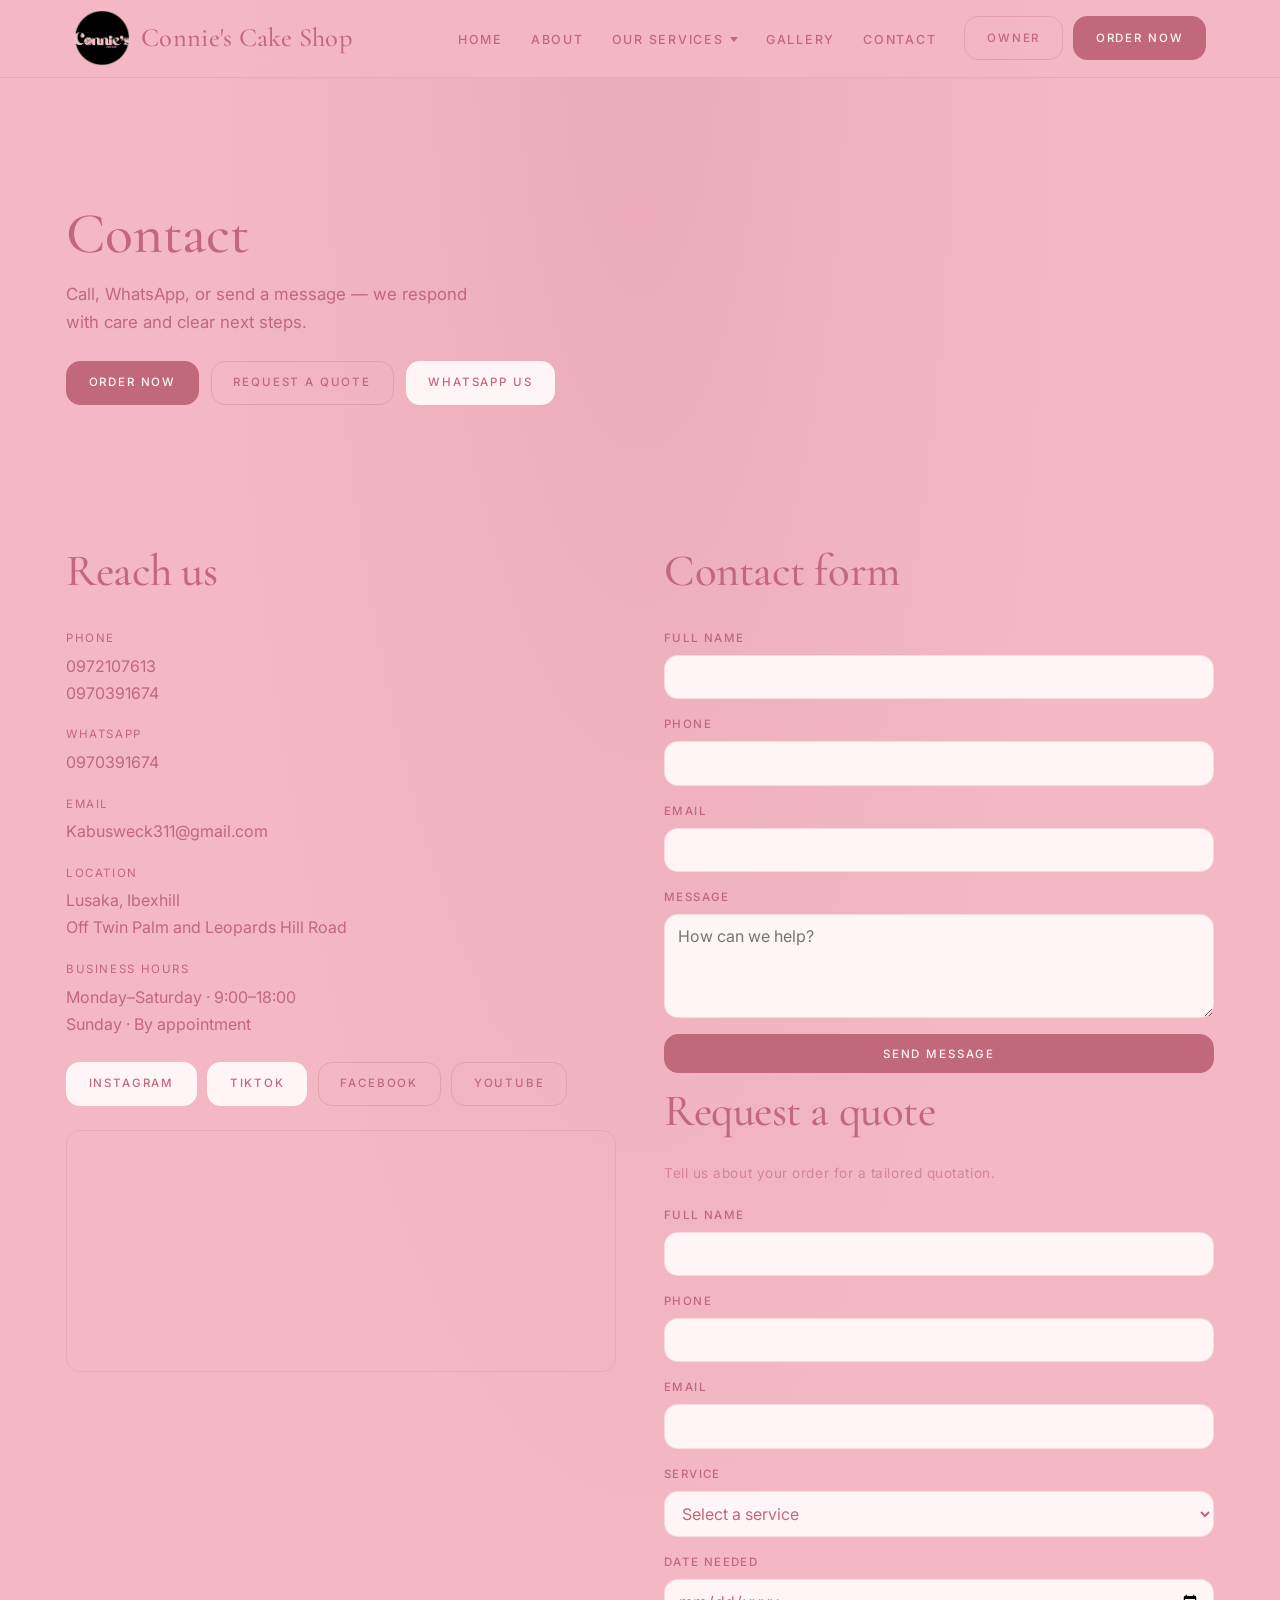
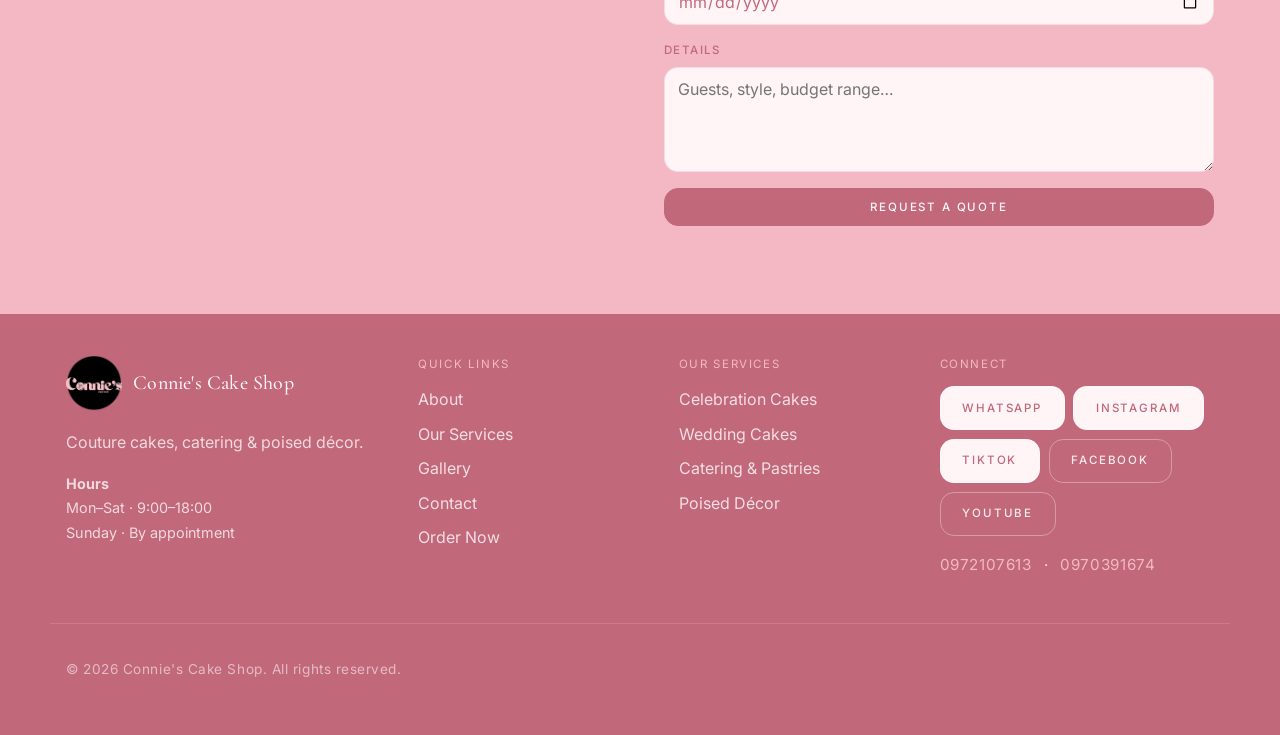
<file: contact.html>
<!DOCTYPE html>
<html lang="en">
  <head>
    <meta charset="UTF-8" />
    <meta name="viewport" content="width=device-width, initial-scale=1.0" />
    <title>Contact — Connie's Cake Shop</title>
    <link rel="preconnect" href="https://fonts.googleapis.com" />
    <link rel="preconnect" href="https://fonts.gstatic.com" crossorigin />
    <link
      href="https://fonts.googleapis.com/css2?family=Cormorant+Garamond:wght@400;500;600;700&family=Inter:wght@400;500;600;700&display=swap"
      rel="stylesheet"
    />
    <link rel="icon" href="favicon.png" type="image/png" sizes="any" />
    <link rel="icon" href="images/logo.png" type="image/png" />
    <link rel="apple-touch-icon" href="images/logo.png" />
    <link rel="stylesheet" href="styles.css" />
  </head>
  <body>
    <header class="site-header">
      <nav class="nav" aria-label="Main">
        <a class="logo" href="index.html"><img src="images/logo.png" alt="" width="112" height="112" /><span class="logo-text">Connie's Cake Shop</span></a>
        <ul class="nav-links">
          <li><a href="index.html">Home</a></li>
          <li><a href="about.html">About</a></li>
          <li class="nav-dropdown">
            <button type="button" class="nav-dropdown-toggle" aria-expanded="false" aria-haspopup="true">
              Our Services
              <span class="nav-dropdown-caret" aria-hidden="true"></span>
            </button>
            <ul class="nav-dropdown-menu" hidden>
              <li><a href="services.html">All Services</a></li>
              <li><a href="celebration-cakes.html">Celebration Cakes</a></li>
              <li><a href="wedding-cakes.html">Wedding Cakes</a></li>
              <li><a href="catering.html">Catering &amp; Pastries</a></li>
              <li><a href="poised-decor.html">Poised Décor</a></li>
            </ul>
          </li>
          <li><a href="gallery.html">Gallery</a></li>
          <li><a href="contact.html" aria-current="page">Contact</a></li>
        </ul>
        <div class="nav-actions">
          <a class="btn btn-ghost" href="owner.html">Owner</a>
          <a class="btn btn-primary" href="order.html">Order Now</a>
        </div>
        <button class="nav-toggle" type="button" aria-expanded="false" aria-label="Open menu">
          <span></span><span></span><span></span>
        </button>
      </nav>
    </header>

    <main>

      <section class="page-hero">
        <div class="container">
          <p class="eyebrow">Get in touch</p>
          <h1>Contact</h1>
          <p class="page-lede">Call, WhatsApp, or send a message — we respond with care and clear next steps.</p>
          <div class="page-hero-actions">
            <a class="btn btn-primary" href="order.html">Order Now</a>
            <a class="btn btn-ghost" href="#quote">Request a Quote</a>
            <a class="btn btn-whatsapp" href="https://wa.me/260970391674" target="_blank" rel="noopener noreferrer">WhatsApp Us</a>
          </div>
        </div>
      </section>
      <section class="section">
        <div class="container contact-layout">
          <div class="contact-details">
            <h2>Reach us</h2>
            <dl class="contact-dl">
              <div><dt>Phone</dt><dd><a href="tel:0972107613">0972107613</a><br /><a href="tel:0970391674">0970391674</a></dd></div>
              <div><dt>WhatsApp</dt><dd><a href="https://wa.me/260970391674" target="_blank" rel="noopener noreferrer">0970391674</a></dd></div>
              <div><dt>Email</dt><dd><a href="mailto:Kabusweck311@gmail.com">Kabusweck311@gmail.com</a></dd></div>
              <div><dt>Location</dt><dd>Lusaka, Ibexhill<br />Off Twin Palm and Leopards Hill Road</dd></div>
              <div><dt>Business hours</dt><dd>Monday–Saturday · 9:00–18:00<br />Sunday · By appointment</dd></div>
            </dl>
            <div class="social-row social-row-compact">
              <a class="btn btn-instagram" href="https://www.instagram.com/connies_cakeshop?igsh=MXNkOHZtdmk0Ynd3bA==" target="_blank" rel="noopener noreferrer">Instagram</a>
              <a class="btn btn-tiktok" href="https://www.tiktok.com/@connies_cakeshop?_r=1&_t=ZS-98Bi15iwoNg" target="_blank" rel="noopener noreferrer">TikTok</a>
              <a class="btn btn-ghost" href="https://www.facebook.com/" target="_blank" rel="noopener noreferrer">Facebook</a>
              <a class="btn btn-ghost" href="https://www.youtube.com/" target="_blank" rel="noopener noreferrer">YouTube</a>
            </div>
            <div class="map-embed" aria-label="Map of Ibex Hill, Lusaka">
              <iframe title="Connie's Cake Shop — Ibexhill, Lusaka" src="https://maps.google.com/maps?q=Ibex%20Hill%20Twin%20Palm%20Leopards%20Hill%20Road%20Lusaka&t=&z=14&ie=UTF8&iwloc=&output=embed" loading="lazy" referrerpolicy="no-referrer-when-downgrade"></iframe>
            </div>
          </div>
          <div>
            <h2>Contact form</h2>
            <form class="enquiry-form" data-enquiry-form data-enquiry-type="Contact message" action="#" method="post">
              <label>Full name<input type="text" name="name" required autocomplete="name" /></label>
              <label>Phone<input type="tel" name="phone" required autocomplete="tel" /></label>
              <label>Email<input type="email" name="email" autocomplete="email" /></label>
              <label>Message<textarea name="message" rows="4" required placeholder="How can we help?"></textarea></label>
              <button type="submit" class="btn btn-primary">Send message</button>
              <p class="owner-hint muted" data-enquiry-status hidden></p>
            </form>
            <h2 class="form-second-title" id="quote">Request a quote</h2>
            <p class="muted">Tell us about your order for a tailored quotation.</p>
            <form class="enquiry-form" data-enquiry-form data-enquiry-type="Quote request" action="#" method="post">
              <label>Full name<input type="text" name="name" required /></label>
              <label>Phone<input type="tel" name="phone" required /></label>
              <label>Email<input type="email" name="email" /></label>
              <label>Service<select name="service" required>
                <option value="">Select a service</option>
                <option>Celebration Cakes</option>
                <option>Wedding Cakes</option>
                <option>Catering &amp; Pastries</option>
                <option>Poised Décor</option>
              </select></label>
              <label>Date needed<input type="date" name="eventDate" /></label>
              <label>Details<textarea name="message" rows="4" required placeholder="Guests, style, budget range…"></textarea></label>
              <button type="submit" class="btn btn-primary">Request a Quote</button>
              <p class="owner-hint muted" data-enquiry-status hidden></p>
            </form>
          </div>
        </div>
      </section>

    </main>

    <footer class="site-footer">
      <div class="container footer-grid">
        <div class="footer-brand">
          <a class="logo footer-logo" href="index.html"><img src="images/logo.png" alt="" width="80" height="80" /><span class="logo-text">Connie's Cake Shop</span></a>
          <p>Couture cakes, catering &amp; poised décor.</p>
          <p class="footer-hours"><strong>Hours</strong><br />Mon–Sat · 9:00–18:00<br />Sunday · By appointment</p>
        </div>
        <div>
          <p class="footer-heading">Quick links</p>
          <ul class="footer-links">
            <li><a href="about.html">About</a></li>
            <li><a href="services.html">Our Services</a></li>
            <li><a href="gallery.html">Gallery</a></li>
            <li><a href="contact.html">Contact</a></li>
            <li><a href="order.html">Order Now</a></li>
          </ul>
        </div>
        <div>
          <p class="footer-heading">Our Services</p>
          <ul class="footer-links">
            <li><a href="celebration-cakes.html">Celebration Cakes</a></li>
            <li><a href="wedding-cakes.html">Wedding Cakes</a></li>
            <li><a href="catering.html">Catering &amp; Pastries</a></li>
            <li><a href="poised-decor.html">Poised Décor</a></li>
          </ul>
        </div>
        <div>
          <p class="footer-heading">Connect</p>
          <div class="footer-socials">
            <a class="btn btn-whatsapp" href="https://wa.me/260970391674" target="_blank" rel="noopener noreferrer">WhatsApp</a>
            <a class="btn btn-instagram" href="https://www.instagram.com/connies_cakeshop?igsh=MXNkOHZtdmk0Ynd3bA==" target="_blank" rel="noopener noreferrer">Instagram</a>
            <a class="btn btn-tiktok" href="https://www.tiktok.com/@connies_cakeshop?_r=1&_t=ZS-98Bi15iwoNg" target="_blank" rel="noopener noreferrer">TikTok</a>
            <a class="btn btn-ghost btn-social-light" href="https://www.facebook.com/" target="_blank" rel="noopener noreferrer">Facebook</a>
            <a class="btn btn-ghost btn-social-light" href="https://www.youtube.com/" target="_blank" rel="noopener noreferrer">YouTube</a>
          </div>
          <p class="footer-phones">
            <a href="tel:0972107613">0972107613</a>
            <span aria-hidden="true">·</span>
            <a href="tel:0970391674">0970391674</a>
          </p>
        </div>
      </div>
      <div class="container footer-copy">
        <p class="muted">© <span data-year></span> Connie's Cake Shop. All rights reserved.</p>
      </div>
    </footer>

    <script src="email-config.js"></script>
    <script src="enquiry.js"></script>
    <script src="script.js"></script>
  </body>
</html>
</file>
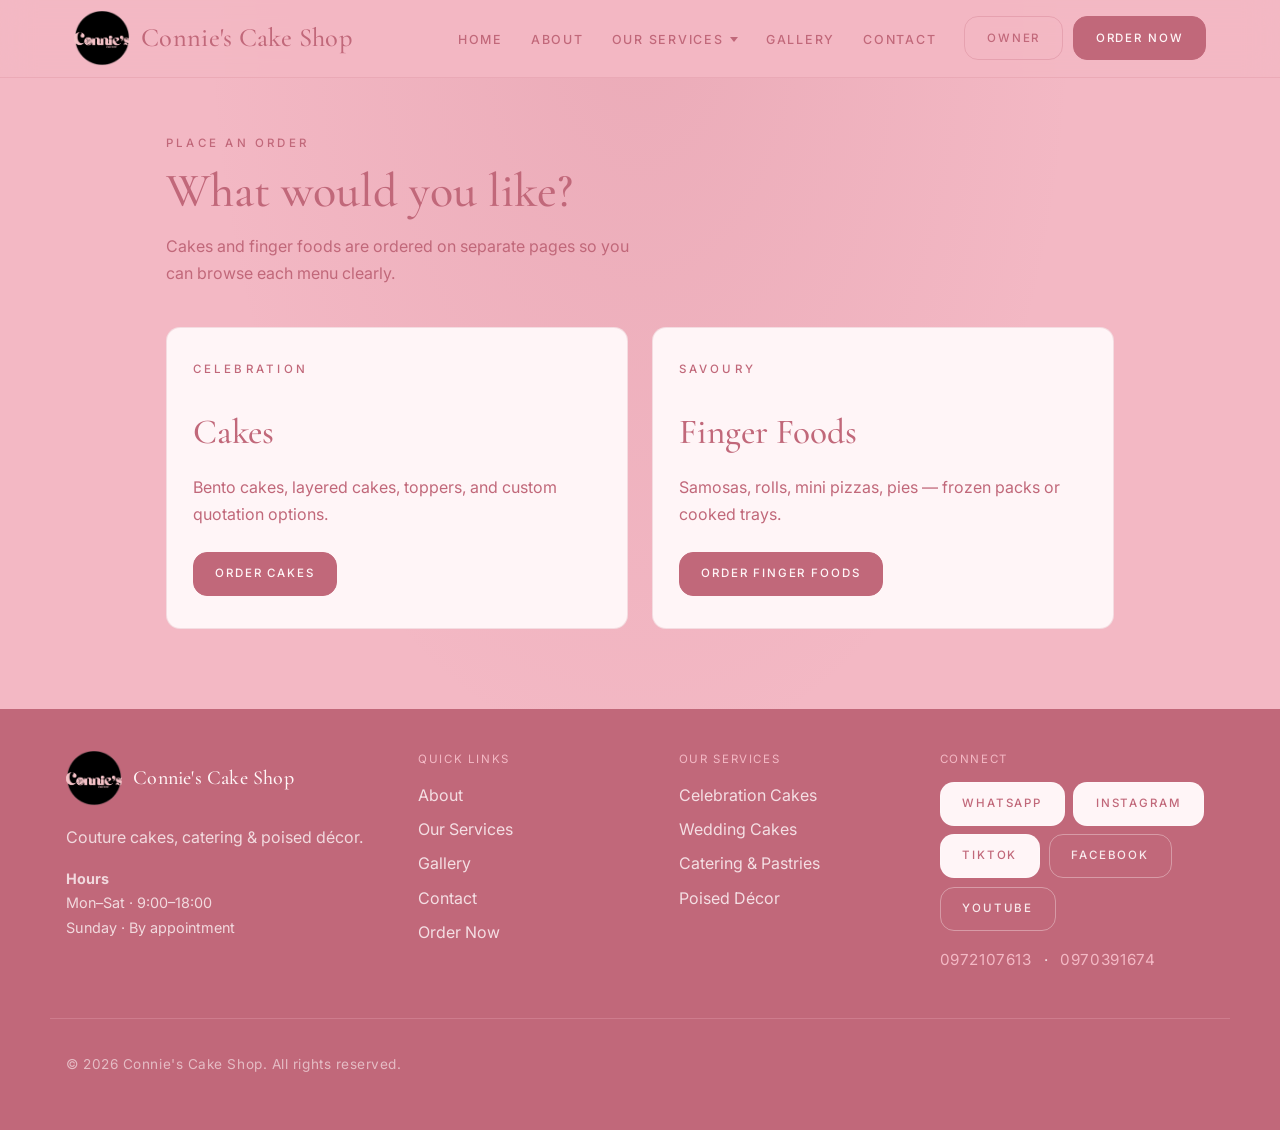
<file: order.html>
<!DOCTYPE html>
<html lang="en">
  <head>
    <meta charset="UTF-8" />
    <meta name="viewport" content="width=device-width, initial-scale=1.0" />
    <title>Orders — Connie's Cake Shop</title>
    <link rel="preconnect" href="https://fonts.googleapis.com" />
    <link rel="preconnect" href="https://fonts.gstatic.com" crossorigin />
    <link
      href="https://fonts.googleapis.com/css2?family=Cormorant+Garamond:wght@400;500;600;700&family=Inter:wght@400;500;600;700&display=swap"
      rel="stylesheet"
    />
    <link rel="icon" href="favicon.png" type="image/png" sizes="any" />
    <link rel="icon" href="images/logo.png" type="image/png" />
    <link rel="apple-touch-icon" href="images/logo.png" />
    <link rel="stylesheet" href="styles.css" />
  </head>
  <body>
        <header class="site-header">
      <nav class="nav" aria-label="Main">
        <a class="logo" href="index.html"><img src="images/logo.png" alt="" width="112" height="112" /><span class="logo-text">Connie's Cake Shop</span></a>
        <ul class="nav-links">
          <li><a href="index.html">Home</a></li>
          <li><a href="about.html">About</a></li>
          <li class="nav-dropdown">
            <button type="button" class="nav-dropdown-toggle" aria-expanded="false" aria-haspopup="true">
              Our Services
              <span class="nav-dropdown-caret" aria-hidden="true"></span>
            </button>
            <ul class="nav-dropdown-menu" hidden>
              <li><a href="services.html">All Services</a></li>
              <li><a href="celebration-cakes.html">Celebration Cakes</a></li>
              <li><a href="wedding-cakes.html">Wedding Cakes</a></li>
              <li><a href="catering.html">Catering &amp; Pastries</a></li>
              <li><a href="poised-decor.html">Poised Décor</a></li>
            </ul>
          </li>
          <li><a href="gallery.html">Gallery</a></li>
          <li><a href="contact.html">Contact</a></li>
        </ul>
        <div class="nav-actions">
          <a class="btn btn-ghost" href="owner.html">Owner</a>
          <a class="btn btn-primary" href="order.html">Order Now</a>
        </div>
        <button class="nav-toggle" type="button" aria-expanded="false" aria-label="Open menu">
          <span></span><span></span><span></span>
        </button>
      </nav>
    </header>

    <main class="page-order">
      <div class="container order-page-inner">
        <header class="order-page-header">
          <p class="eyebrow order-eyebrow">Place an order</p>
          <h1>What would you like?</h1>
          <p class="order-lede">
            Cakes and finger foods are ordered on separate pages so you can browse each menu clearly.
          </p>
        </header>

        <div class="order-choice-grid">
          <a class="order-choice-card" href="cakes.html">
            <p class="eyebrow order-eyebrow">Celebration</p>
            <h2>Cakes</h2>
            <p>Bento cakes, layered cakes, toppers, and custom quotation options.</p>
            <span class="btn btn-primary">Order cakes</span>
          </a>
          <a class="order-choice-card" href="finger-foods.html">
            <p class="eyebrow order-eyebrow">Savoury</p>
            <h2>Finger Foods</h2>
            <p>Samosas, rolls, mini pizzas, pies — frozen packs or cooked trays.</p>
            <span class="btn btn-primary">Order finger foods</span>
          </a>
        </div>
      </div>
    </main>

        <footer class="site-footer">
      <div class="container footer-grid">
        <div class="footer-brand">
          <a class="logo footer-logo" href="index.html"><img src="images/logo.png" alt="" width="80" height="80" /><span class="logo-text">Connie's Cake Shop</span></a>
          <p>Couture cakes, catering &amp; poised décor.</p>
          <p class="footer-hours"><strong>Hours</strong><br />Mon–Sat · 9:00–18:00<br />Sunday · By appointment</p>
        </div>
        <div>
          <p class="footer-heading">Quick links</p>
          <ul class="footer-links">
            <li><a href="about.html">About</a></li>
            <li><a href="services.html">Our Services</a></li>
            <li><a href="gallery.html">Gallery</a></li>
            <li><a href="contact.html">Contact</a></li>
            <li><a href="order.html">Order Now</a></li>
          </ul>
        </div>
        <div>
          <p class="footer-heading">Our Services</p>
          <ul class="footer-links">
            <li><a href="celebration-cakes.html">Celebration Cakes</a></li>
            <li><a href="wedding-cakes.html">Wedding Cakes</a></li>
            <li><a href="catering.html">Catering &amp; Pastries</a></li>
            <li><a href="poised-decor.html">Poised Décor</a></li>
          </ul>
        </div>
        <div>
          <p class="footer-heading">Connect</p>
          <div class="footer-socials">
            <a class="btn btn-whatsapp" href="https://wa.me/260970391674" target="_blank" rel="noopener noreferrer">WhatsApp</a>
            <a class="btn btn-instagram" href="https://www.instagram.com/connies_cakeshop?igsh=MXNkOHZtdmk0Ynd3bA==" target="_blank" rel="noopener noreferrer">Instagram</a>
            <a class="btn btn-tiktok" href="https://www.tiktok.com/@connies_cakeshop?_r=1&_t=ZS-98Bi15iwoNg" target="_blank" rel="noopener noreferrer">TikTok</a>
            <a class="btn btn-ghost btn-social-light" href="https://www.facebook.com/" target="_blank" rel="noopener noreferrer">Facebook</a>
            <a class="btn btn-ghost btn-social-light" href="https://www.youtube.com/" target="_blank" rel="noopener noreferrer">YouTube</a>
          </div>
          <p class="footer-phones">
            <a href="tel:0972107613">0972107613</a>
            <span aria-hidden="true">·</span>
            <a href="tel:0970391674">0970391674</a>
          </p>
        </div>
      </div>
      <div class="container footer-copy">
        <p class="muted">© <span data-year></span> Connie's Cake Shop. All rights reserved.</p>
      </div>
    </footer>

    <script src="script.js"></script>
  </body>
</html>
</file>
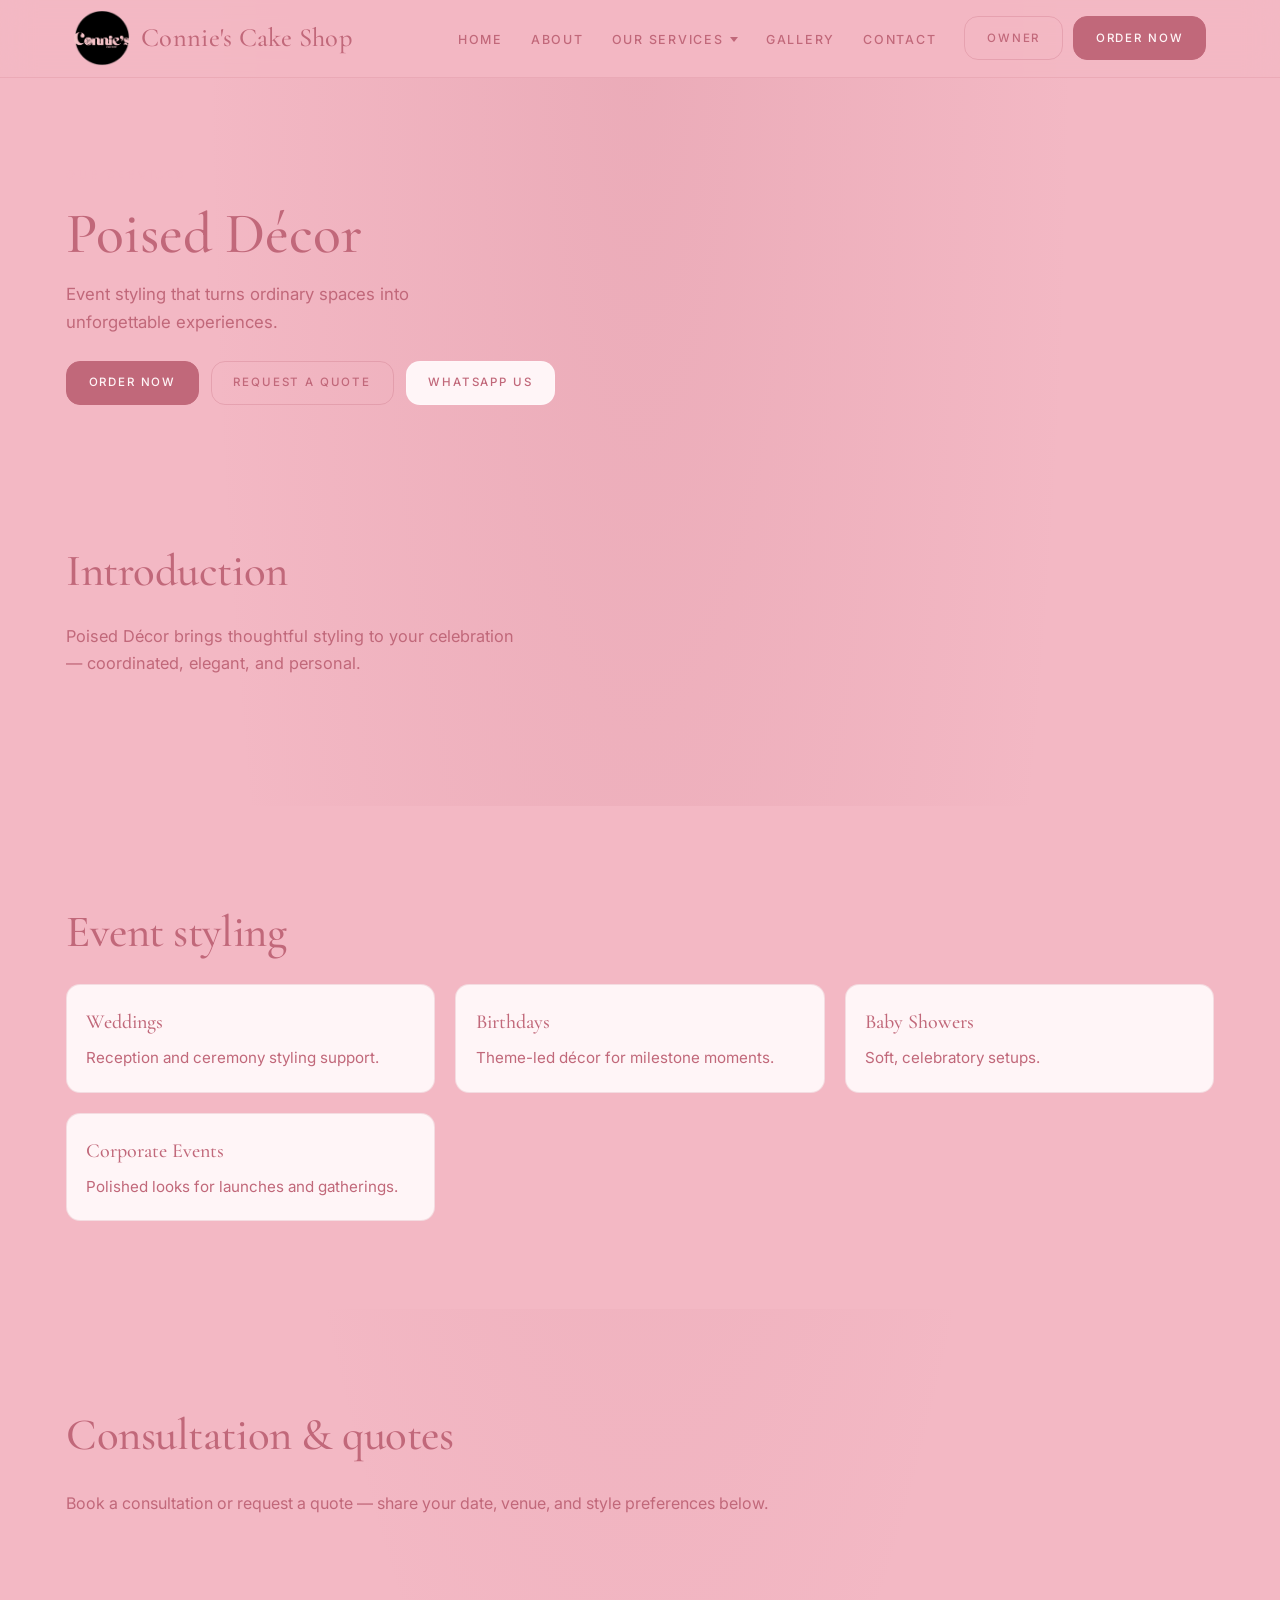
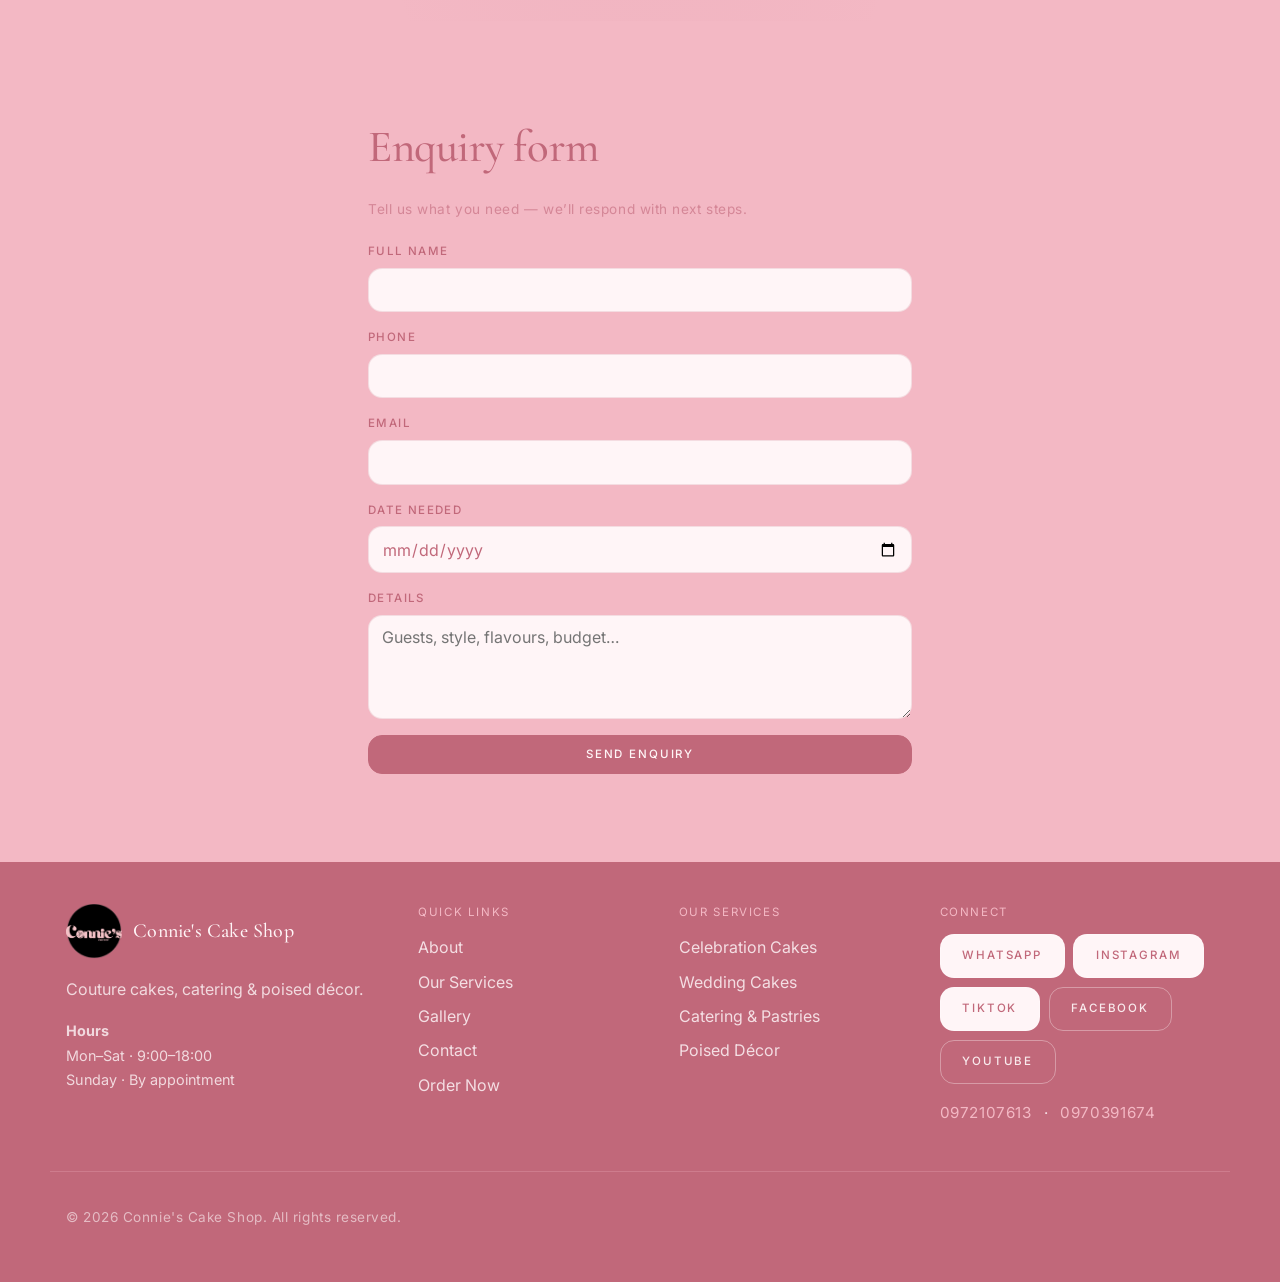
<file: poised-decor.html>
<!DOCTYPE html>
<html lang="en">
  <head>
    <meta charset="UTF-8" />
    <meta name="viewport" content="width=device-width, initial-scale=1.0" />
    <title>Poised Décor — Connie's Cake Shop</title>
    <link rel="preconnect" href="https://fonts.googleapis.com" />
    <link rel="preconnect" href="https://fonts.gstatic.com" crossorigin />
    <link
      href="https://fonts.googleapis.com/css2?family=Cormorant+Garamond:wght@400;500;600;700&family=Inter:wght@400;500;600;700&display=swap"
      rel="stylesheet"
    />
    <link rel="icon" href="favicon.png" type="image/png" sizes="any" />
    <link rel="icon" href="images/logo.png" type="image/png" />
    <link rel="apple-touch-icon" href="images/logo.png" />
    <link rel="stylesheet" href="styles.css" />
  </head>
  <body>
    <header class="site-header">
      <nav class="nav" aria-label="Main">
        <a class="logo" href="index.html"><img src="images/logo.png" alt="" width="112" height="112" /><span class="logo-text">Connie's Cake Shop</span></a>
        <ul class="nav-links">
          <li><a href="index.html">Home</a></li>
          <li><a href="about.html">About</a></li>
          <li class="nav-dropdown">
            <button type="button" class="nav-dropdown-toggle" aria-expanded="false" aria-haspopup="true">
              Our Services
              <span class="nav-dropdown-caret" aria-hidden="true"></span>
            </button>
            <ul class="nav-dropdown-menu" hidden>
              <li><a href="services.html">All Services</a></li>
              <li><a href="celebration-cakes.html">Celebration Cakes</a></li>
              <li><a href="wedding-cakes.html">Wedding Cakes</a></li>
              <li><a href="catering.html">Catering &amp; Pastries</a></li>
              <li><a href="poised-decor.html">Poised Décor</a></li>
            </ul>
          </li>
          <li><a href="gallery.html">Gallery</a></li>
          <li><a href="contact.html">Contact</a></li>
        </ul>
        <div class="nav-actions">
          <a class="btn btn-ghost" href="owner.html">Owner</a>
          <a class="btn btn-primary" href="order.html">Order Now</a>
        </div>
        <button class="nav-toggle" type="button" aria-expanded="false" aria-label="Open menu">
          <span></span><span></span><span></span>
        </button>
      </nav>
    </header>

    <main>

      <section class="page-hero">
        <div class="container">
          <p class="eyebrow">Our Services</p>
          <h1>Poised Décor</h1>
          <p class="page-lede">Event styling that turns ordinary spaces into unforgettable experiences.</p>
          <div class="page-hero-actions">
            <a class="btn btn-primary" href="order.html">Order Now</a>
            <a class="btn btn-ghost" href="#enquiry">Request a Quote</a>
            <a class="btn btn-whatsapp" href="https://wa.me/260970391674" target="_blank" rel="noopener noreferrer">WhatsApp Us</a>
          </div>
        </div>
      </section>
      
      <section class="section"><div class="container"><h2>Introduction</h2><p class="section-intro">Poised Décor brings thoughtful styling to your celebration — coordinated, elegant, and personal.</p></div></section>
      <section class="section section-alt"><div class="container"><h2>Event styling</h2>
        <ul class="why-grid">
          <li><strong>Weddings</strong><span>Reception and ceremony styling support.</span></li>
          <li><strong>Birthdays</strong><span>Theme-led décor for milestone moments.</span></li>
          <li><strong>Baby Showers</strong><span>Soft, celebratory setups.</span></li>
          <li><strong>Corporate Events</strong><span>Polished looks for launches and gatherings.</span></li>
        </ul>
      </div></section>
      <section class="section"><div class="container"><h2>Consultation &amp; quotes</h2><p>Book a consultation or request a quote — share your date, venue, and style preferences below.</p></div></section>

      <section class="section section-alt" id="enquiry">
        <div class="container narrow-form">
          <h2>Enquiry form</h2>
          <p class="muted">Tell us what you need — we’ll respond with next steps.</p>
          <form class="enquiry-form" data-enquiry-form data-enquiry-type="Poised Décor enquiry" action="#" method="post">
            <label>Full name<input type="text" name="name" required /></label>
            <label>Phone<input type="tel" name="phone" required /></label>
            <label>Email<input type="email" name="email" /></label>
            <label>Date needed<input type="date" name="eventDate" /></label>
            <label>Details<textarea name="message" rows="4" required placeholder="Guests, style, flavours, budget…"></textarea></label>
            <button type="submit" class="btn btn-primary">Send enquiry</button>
            <p class="owner-hint muted" data-enquiry-status hidden></p>
          </form>
        </div>
      </section>

    </main>

    <footer class="site-footer">
      <div class="container footer-grid">
        <div class="footer-brand">
          <a class="logo footer-logo" href="index.html"><img src="images/logo.png" alt="" width="80" height="80" /><span class="logo-text">Connie's Cake Shop</span></a>
          <p>Couture cakes, catering &amp; poised décor.</p>
          <p class="footer-hours"><strong>Hours</strong><br />Mon–Sat · 9:00–18:00<br />Sunday · By appointment</p>
        </div>
        <div>
          <p class="footer-heading">Quick links</p>
          <ul class="footer-links">
            <li><a href="about.html">About</a></li>
            <li><a href="services.html">Our Services</a></li>
            <li><a href="gallery.html">Gallery</a></li>
            <li><a href="contact.html">Contact</a></li>
            <li><a href="order.html">Order Now</a></li>
          </ul>
        </div>
        <div>
          <p class="footer-heading">Our Services</p>
          <ul class="footer-links">
            <li><a href="celebration-cakes.html">Celebration Cakes</a></li>
            <li><a href="wedding-cakes.html">Wedding Cakes</a></li>
            <li><a href="catering.html">Catering &amp; Pastries</a></li>
            <li><a href="poised-decor.html">Poised Décor</a></li>
          </ul>
        </div>
        <div>
          <p class="footer-heading">Connect</p>
          <div class="footer-socials">
            <a class="btn btn-whatsapp" href="https://wa.me/260970391674" target="_blank" rel="noopener noreferrer">WhatsApp</a>
            <a class="btn btn-instagram" href="https://www.instagram.com/connies_cakeshop?igsh=MXNkOHZtdmk0Ynd3bA==" target="_blank" rel="noopener noreferrer">Instagram</a>
            <a class="btn btn-tiktok" href="https://www.tiktok.com/@connies_cakeshop?_r=1&_t=ZS-98Bi15iwoNg" target="_blank" rel="noopener noreferrer">TikTok</a>
            <a class="btn btn-ghost btn-social-light" href="https://www.facebook.com/" target="_blank" rel="noopener noreferrer">Facebook</a>
            <a class="btn btn-ghost btn-social-light" href="https://www.youtube.com/" target="_blank" rel="noopener noreferrer">YouTube</a>
          </div>
          <p class="footer-phones">
            <a href="tel:0972107613">0972107613</a>
            <span aria-hidden="true">·</span>
            <a href="tel:0970391674">0970391674</a>
          </p>
        </div>
      </div>
      <div class="container footer-copy">
        <p class="muted">© <span data-year></span> Connie's Cake Shop. All rights reserved.</p>
      </div>
    </footer>

    <script src="email-config.js"></script>
    <script src="enquiry.js"></script>
    <script src="script.js"></script>
  </body>
</html>
</file>
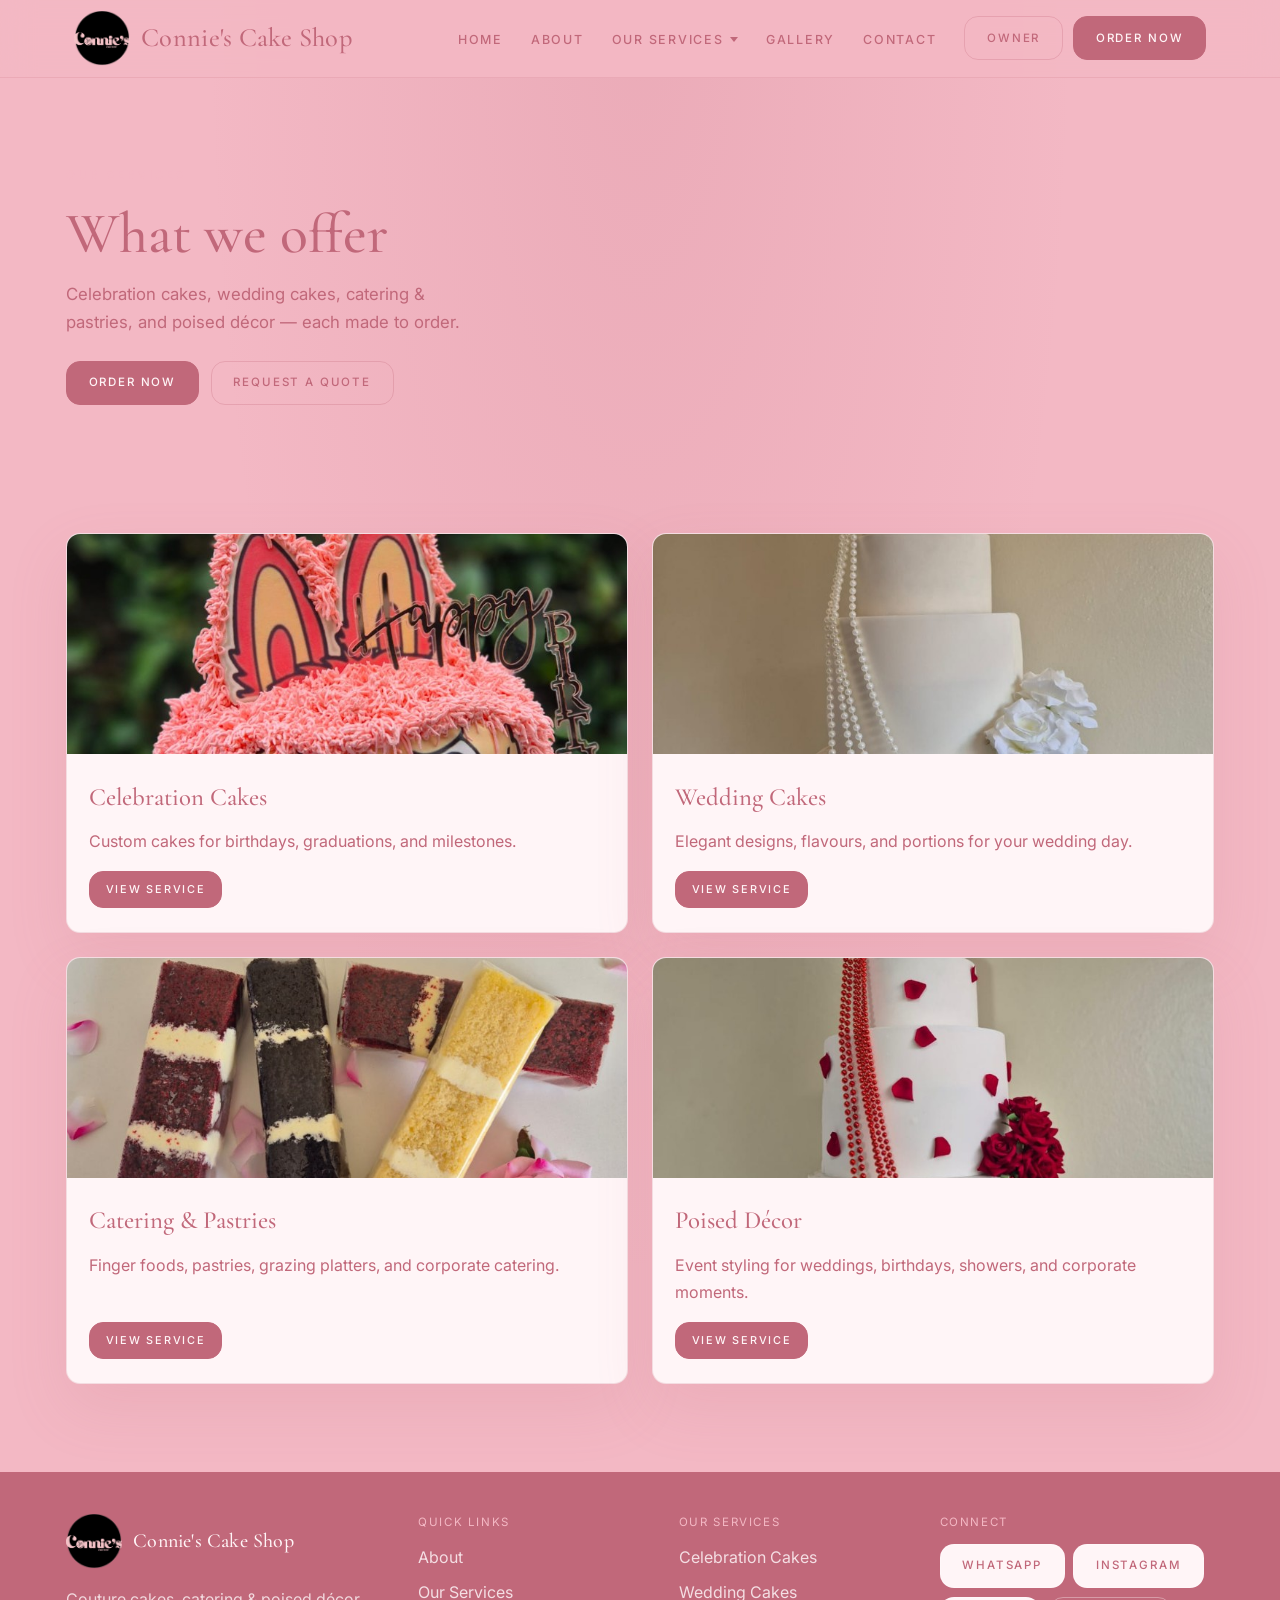
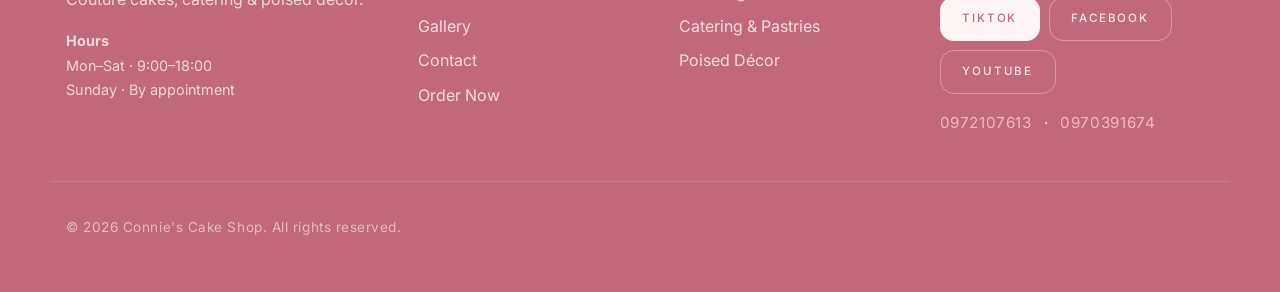
<file: services.html>
<!DOCTYPE html>
<html lang="en">
  <head>
    <meta charset="UTF-8" />
    <meta name="viewport" content="width=device-width, initial-scale=1.0" />
    <title>Our Services — Connie's Cake Shop</title>
    <link rel="preconnect" href="https://fonts.googleapis.com" />
    <link rel="preconnect" href="https://fonts.gstatic.com" crossorigin />
    <link
      href="https://fonts.googleapis.com/css2?family=Cormorant+Garamond:wght@400;500;600;700&family=Inter:wght@400;500;600;700&display=swap"
      rel="stylesheet"
    />
    <link rel="icon" href="favicon.png" type="image/png" sizes="any" />
    <link rel="icon" href="images/logo.png" type="image/png" />
    <link rel="apple-touch-icon" href="images/logo.png" />
    <link rel="stylesheet" href="styles.css" />
  </head>
  <body>
    <header class="site-header">
      <nav class="nav" aria-label="Main">
        <a class="logo" href="index.html"><img src="images/logo.png" alt="" width="112" height="112" /><span class="logo-text">Connie's Cake Shop</span></a>
        <ul class="nav-links">
          <li><a href="index.html">Home</a></li>
          <li><a href="about.html">About</a></li>
          <li class="nav-dropdown">
            <button type="button" class="nav-dropdown-toggle" aria-expanded="false" aria-haspopup="true">
              Our Services
              <span class="nav-dropdown-caret" aria-hidden="true"></span>
            </button>
            <ul class="nav-dropdown-menu" hidden>
              <li><a href="services.html">All Services</a></li>
              <li><a href="celebration-cakes.html">Celebration Cakes</a></li>
              <li><a href="wedding-cakes.html">Wedding Cakes</a></li>
              <li><a href="catering.html">Catering &amp; Pastries</a></li>
              <li><a href="poised-decor.html">Poised Décor</a></li>
            </ul>
          </li>
          <li><a href="gallery.html">Gallery</a></li>
          <li><a href="contact.html">Contact</a></li>
        </ul>
        <div class="nav-actions">
          <a class="btn btn-ghost" href="owner.html">Owner</a>
          <a class="btn btn-primary" href="order.html">Order Now</a>
        </div>
        <button class="nav-toggle" type="button" aria-expanded="false" aria-label="Open menu">
          <span></span><span></span><span></span>
        </button>
      </nav>
    </header>

    <main>

      <section class="page-hero">
        <div class="container">
          <p class="eyebrow">Our Services</p>
          <h1>What we offer</h1>
          <p class="page-lede">Celebration cakes, wedding cakes, catering &amp; pastries, and poised décor — each made to order.</p>
          <div class="page-hero-actions">
            <a class="btn btn-primary" href="order.html">Order Now</a>
            <a class="btn btn-ghost" href="contact.html#quote">Request a Quote</a>
          </div>
        </div>
      </section>
      <section class="section">
        <div class="container">
          <div class="service-card-grid">
            <a class="service-card" href="celebration-cakes.html">
              <div class="service-card-media" style="background-image:url('images/monster-cake.png')"></div>
              <div class="service-card-body">
                <h3>Celebration Cakes</h3>
                <p>Custom cakes for birthdays, graduations, and milestones.</p>
                <span class="btn btn-primary btn-sm">View service</span>
              </div>
            </a>
            <a class="service-card" href="wedding-cakes.html">
              <div class="service-card-media" style="background-image:url('images/wedding-pearl-cake.png')"></div>
              <div class="service-card-body">
                <h3>Wedding Cakes</h3>
                <p>Elegant designs, flavours, and portions for your wedding day.</p>
                <span class="btn btn-primary btn-sm">View service</span>
              </div>
            </a>
            <a class="service-card" href="catering.html">
              <div class="service-card-media" style="background-image:url('images/cake-slices.png')"></div>
              <div class="service-card-body">
                <h3>Catering &amp; Pastries</h3>
                <p>Finger foods, pastries, grazing platters, and corporate catering.</p>
                <span class="btn btn-primary btn-sm">View service</span>
              </div>
            </a>
            <a class="service-card" href="poised-decor.html">
              <div class="service-card-media" style="background-image:url('images/wedding-rose-cake.png')"></div>
              <div class="service-card-body">
                <h3>Poised Décor</h3>
                <p>Event styling for weddings, birthdays, showers, and corporate moments.</p>
                <span class="btn btn-primary btn-sm">View service</span>
              </div>
            </a>
          </div>
        </div>
      </section>

    </main>

    <footer class="site-footer">
      <div class="container footer-grid">
        <div class="footer-brand">
          <a class="logo footer-logo" href="index.html"><img src="images/logo.png" alt="" width="80" height="80" /><span class="logo-text">Connie's Cake Shop</span></a>
          <p>Couture cakes, catering &amp; poised décor.</p>
          <p class="footer-hours"><strong>Hours</strong><br />Mon–Sat · 9:00–18:00<br />Sunday · By appointment</p>
        </div>
        <div>
          <p class="footer-heading">Quick links</p>
          <ul class="footer-links">
            <li><a href="about.html">About</a></li>
            <li><a href="services.html">Our Services</a></li>
            <li><a href="gallery.html">Gallery</a></li>
            <li><a href="contact.html">Contact</a></li>
            <li><a href="order.html">Order Now</a></li>
          </ul>
        </div>
        <div>
          <p class="footer-heading">Our Services</p>
          <ul class="footer-links">
            <li><a href="celebration-cakes.html">Celebration Cakes</a></li>
            <li><a href="wedding-cakes.html">Wedding Cakes</a></li>
            <li><a href="catering.html">Catering &amp; Pastries</a></li>
            <li><a href="poised-decor.html">Poised Décor</a></li>
          </ul>
        </div>
        <div>
          <p class="footer-heading">Connect</p>
          <div class="footer-socials">
            <a class="btn btn-whatsapp" href="https://wa.me/260970391674" target="_blank" rel="noopener noreferrer">WhatsApp</a>
            <a class="btn btn-instagram" href="https://www.instagram.com/connies_cakeshop?igsh=MXNkOHZtdmk0Ynd3bA==" target="_blank" rel="noopener noreferrer">Instagram</a>
            <a class="btn btn-tiktok" href="https://www.tiktok.com/@connies_cakeshop?_r=1&_t=ZS-98Bi15iwoNg" target="_blank" rel="noopener noreferrer">TikTok</a>
            <a class="btn btn-ghost btn-social-light" href="https://www.facebook.com/" target="_blank" rel="noopener noreferrer">Facebook</a>
            <a class="btn btn-ghost btn-social-light" href="https://www.youtube.com/" target="_blank" rel="noopener noreferrer">YouTube</a>
          </div>
          <p class="footer-phones">
            <a href="tel:0972107613">0972107613</a>
            <span aria-hidden="true">·</span>
            <a href="tel:0970391674">0970391674</a>
          </p>
        </div>
      </div>
      <div class="container footer-copy">
        <p class="muted">© <span data-year></span> Connie's Cake Shop. All rights reserved.</p>
      </div>
    </footer>

    <script src="script.js"></script>
  </body>
</html>
</file>
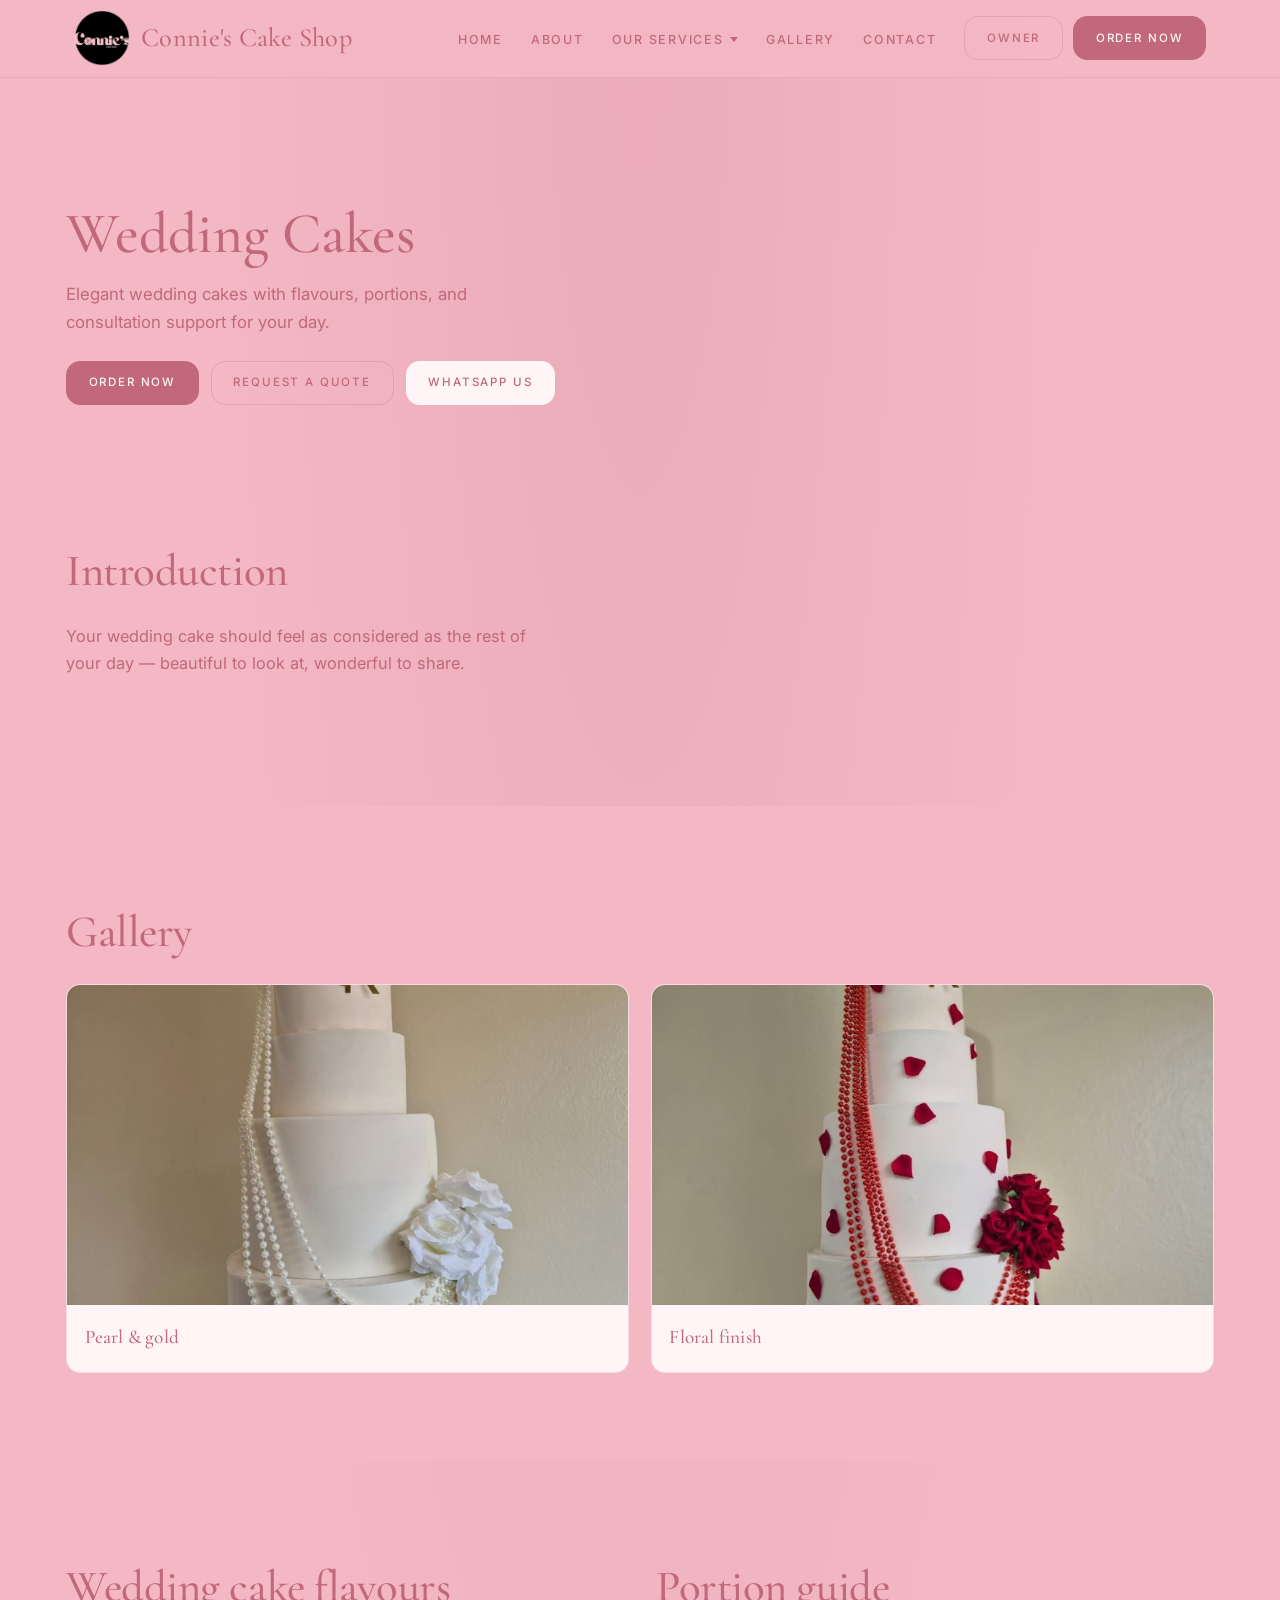
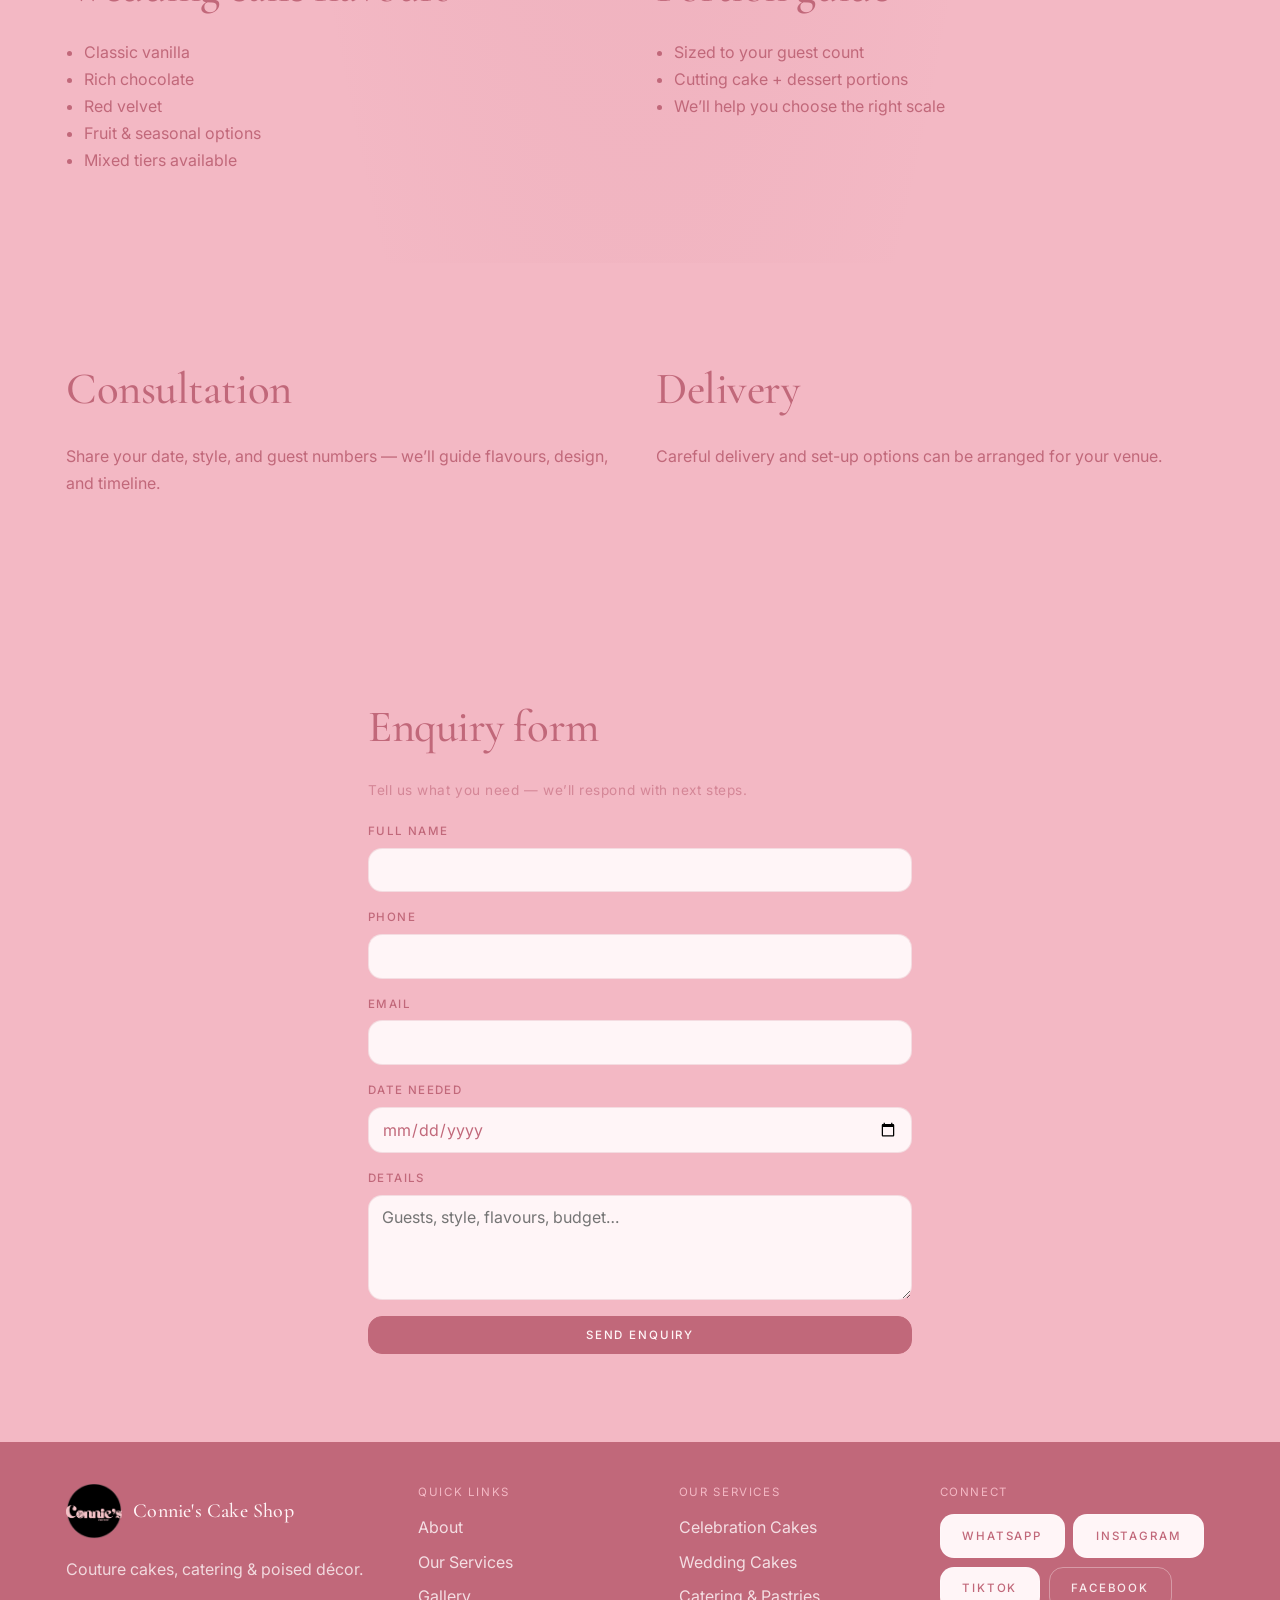
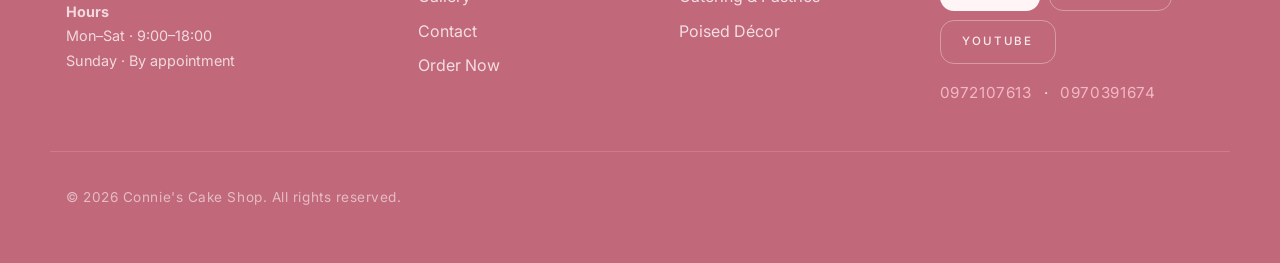
<file: wedding-cakes.html>
<!DOCTYPE html>
<html lang="en">
  <head>
    <meta charset="UTF-8" />
    <meta name="viewport" content="width=device-width, initial-scale=1.0" />
    <title>Wedding Cakes — Connie's Cake Shop</title>
    <link rel="preconnect" href="https://fonts.googleapis.com" />
    <link rel="preconnect" href="https://fonts.gstatic.com" crossorigin />
    <link
      href="https://fonts.googleapis.com/css2?family=Cormorant+Garamond:wght@400;500;600;700&family=Inter:wght@400;500;600;700&display=swap"
      rel="stylesheet"
    />
    <link rel="icon" href="favicon.png" type="image/png" sizes="any" />
    <link rel="icon" href="images/logo.png" type="image/png" />
    <link rel="apple-touch-icon" href="images/logo.png" />
    <link rel="stylesheet" href="styles.css" />
  </head>
  <body>
    <header class="site-header">
      <nav class="nav" aria-label="Main">
        <a class="logo" href="index.html"><img src="images/logo.png" alt="" width="112" height="112" /><span class="logo-text">Connie's Cake Shop</span></a>
        <ul class="nav-links">
          <li><a href="index.html">Home</a></li>
          <li><a href="about.html">About</a></li>
          <li class="nav-dropdown">
            <button type="button" class="nav-dropdown-toggle" aria-expanded="false" aria-haspopup="true">
              Our Services
              <span class="nav-dropdown-caret" aria-hidden="true"></span>
            </button>
            <ul class="nav-dropdown-menu" hidden>
              <li><a href="services.html">All Services</a></li>
              <li><a href="celebration-cakes.html">Celebration Cakes</a></li>
              <li><a href="wedding-cakes.html">Wedding Cakes</a></li>
              <li><a href="catering.html">Catering &amp; Pastries</a></li>
              <li><a href="poised-decor.html">Poised Décor</a></li>
            </ul>
          </li>
          <li><a href="gallery.html">Gallery</a></li>
          <li><a href="contact.html">Contact</a></li>
        </ul>
        <div class="nav-actions">
          <a class="btn btn-ghost" href="owner.html">Owner</a>
          <a class="btn btn-primary" href="order.html">Order Now</a>
        </div>
        <button class="nav-toggle" type="button" aria-expanded="false" aria-label="Open menu">
          <span></span><span></span><span></span>
        </button>
      </nav>
    </header>

    <main>

      <section class="page-hero">
        <div class="container">
          <p class="eyebrow">Our Services</p>
          <h1>Wedding Cakes</h1>
          <p class="page-lede">Elegant wedding cakes with flavours, portions, and consultation support for your day.</p>
          <div class="page-hero-actions">
            <a class="btn btn-primary" href="order.html">Order Now</a>
            <a class="btn btn-ghost" href="#enquiry">Request a Quote</a>
            <a class="btn btn-whatsapp" href="https://wa.me/260970391674" target="_blank" rel="noopener noreferrer">WhatsApp Us</a>
          </div>
        </div>
      </section>
      
      <section class="section"><div class="container"><h2>Introduction</h2><p class="section-intro">Your wedding cake should feel as considered as the rest of your day — beautiful to look at, wonderful to share.</p></div></section>
      <section class="section section-alt"><div class="container"><h2>Gallery</h2><div class="gallery-grid gallery-static">
        <figure class="gallery-item"><img src="images/wedding-pearl-cake.png" alt="Pearl wedding cake" /><figcaption>Pearl &amp; gold</figcaption></figure>
        <figure class="gallery-item"><img src="images/wedding-rose-cake.png" alt="Rose wedding cake" /><figcaption>Floral finish</figcaption></figure>
      </div></div></section>
      <section class="section"><div class="container two-col-info">
        <div><h2>Wedding cake flavours</h2><ul class="info-list"><li>Classic vanilla</li><li>Rich chocolate</li><li>Red velvet</li><li>Fruit &amp; seasonal options</li><li>Mixed tiers available</li></ul></div>
        <div><h2>Portion guide</h2><ul class="info-list"><li>Sized to your guest count</li><li>Cutting cake + dessert portions</li><li>We’ll help you choose the right scale</li></ul></div>
      </div></div></section>
      <section class="section section-alt"><div class="container two-col-info">
        <div><h2>Consultation</h2><p>Share your date, style, and guest numbers — we’ll guide flavours, design, and timeline.</p></div>
        <div><h2>Delivery</h2><p>Careful delivery and set-up options can be arranged for your venue.</p></div>
      </div></div></section>

      <section class="section section-alt" id="enquiry">
        <div class="container narrow-form">
          <h2>Enquiry form</h2>
          <p class="muted">Tell us what you need — we’ll respond with next steps.</p>
          <form class="enquiry-form" data-enquiry-form data-enquiry-type="Wedding cake enquiry" action="#" method="post">
            <label>Full name<input type="text" name="name" required /></label>
            <label>Phone<input type="tel" name="phone" required /></label>
            <label>Email<input type="email" name="email" /></label>
            <label>Date needed<input type="date" name="eventDate" /></label>
            <label>Details<textarea name="message" rows="4" required placeholder="Guests, style, flavours, budget…"></textarea></label>
            <button type="submit" class="btn btn-primary">Send enquiry</button>
            <p class="owner-hint muted" data-enquiry-status hidden></p>
          </form>
        </div>
      </section>

    </main>

    <footer class="site-footer">
      <div class="container footer-grid">
        <div class="footer-brand">
          <a class="logo footer-logo" href="index.html"><img src="images/logo.png" alt="" width="80" height="80" /><span class="logo-text">Connie's Cake Shop</span></a>
          <p>Couture cakes, catering &amp; poised décor.</p>
          <p class="footer-hours"><strong>Hours</strong><br />Mon–Sat · 9:00–18:00<br />Sunday · By appointment</p>
        </div>
        <div>
          <p class="footer-heading">Quick links</p>
          <ul class="footer-links">
            <li><a href="about.html">About</a></li>
            <li><a href="services.html">Our Services</a></li>
            <li><a href="gallery.html">Gallery</a></li>
            <li><a href="contact.html">Contact</a></li>
            <li><a href="order.html">Order Now</a></li>
          </ul>
        </div>
        <div>
          <p class="footer-heading">Our Services</p>
          <ul class="footer-links">
            <li><a href="celebration-cakes.html">Celebration Cakes</a></li>
            <li><a href="wedding-cakes.html">Wedding Cakes</a></li>
            <li><a href="catering.html">Catering &amp; Pastries</a></li>
            <li><a href="poised-decor.html">Poised Décor</a></li>
          </ul>
        </div>
        <div>
          <p class="footer-heading">Connect</p>
          <div class="footer-socials">
            <a class="btn btn-whatsapp" href="https://wa.me/260970391674" target="_blank" rel="noopener noreferrer">WhatsApp</a>
            <a class="btn btn-instagram" href="https://www.instagram.com/connies_cakeshop?igsh=MXNkOHZtdmk0Ynd3bA==" target="_blank" rel="noopener noreferrer">Instagram</a>
            <a class="btn btn-tiktok" href="https://www.tiktok.com/@connies_cakeshop?_r=1&_t=ZS-98Bi15iwoNg" target="_blank" rel="noopener noreferrer">TikTok</a>
            <a class="btn btn-ghost btn-social-light" href="https://www.facebook.com/" target="_blank" rel="noopener noreferrer">Facebook</a>
            <a class="btn btn-ghost btn-social-light" href="https://www.youtube.com/" target="_blank" rel="noopener noreferrer">YouTube</a>
          </div>
          <p class="footer-phones">
            <a href="tel:0972107613">0972107613</a>
            <span aria-hidden="true">·</span>
            <a href="tel:0970391674">0970391674</a>
          </p>
        </div>
      </div>
      <div class="container footer-copy">
        <p class="muted">© <span data-year></span> Connie's Cake Shop. All rights reserved.</p>
      </div>
    </footer>

    <script src="email-config.js"></script>
    <script src="enquiry.js"></script>
    <script src="script.js"></script>
  </body>
</html>
</file>
<file: styles.css>
*,
*::before,
*::after {
  box-sizing: border-box;
}

:root {
  /* Theme: #F3B8C4 + #C1687A */
  --blush: #f3b8c4;
  --petal: #f3b8c4;
  --rose: #c1687a;
  --dusty: #c1687a;
  --deep: #c1687a;

  --ink: #c1687a;
  --ink-soft: #c1687a;
  --ivory: #f3b8c4;
  --ivory-deep: #f3b8c4;
  --champagne: #c1687a;
  --champagne-deep: #c1687a;
  --white: #fff5f7;
  --line: rgba(193, 104, 122, 0.18);
  --shadow: 0 24px 60px rgba(193, 104, 122, 0.14);
  --radius: 14px;
  --font-display: "Cormorant Garamond", Georgia, serif;
  --font-body: "Inter", system-ui, sans-serif;

  /* aliases used across older rules */
  --cream: var(--ivory);
  --cream-dark: var(--ivory-deep);
  --brown: var(--ink);
  --brown-soft: var(--ink-soft);
  --accent: var(--champagne-deep);
  --accent-hover: #a85568;
}

html {
  scroll-behavior: smooth;
}

body {
  margin: 0;
  font-family: var(--font-body);
  font-size: 1rem;
  line-height: 1.7;
  color: var(--ink);
  background:
    radial-gradient(ellipse at top, rgba(193, 104, 122, 0.16), transparent 48%),
    radial-gradient(ellipse at bottom right, rgba(243, 184, 196, 0.55), transparent 42%),
    var(--ivory);
  -webkit-font-smoothing: antialiased;
}

img {
  max-width: 100%;
  height: auto;
  display: block;
}

a {
  color: inherit;
  text-decoration: none;
}

a:hover {
  color: var(--champagne-deep);
}

/* Header & nav */
.site-header {
  position: sticky;
  top: 0;
  z-index: 100;
  background: rgba(243, 184, 196, 0.92);
  backdrop-filter: blur(16px);
  border-bottom: 1px solid var(--line);
}

.nav {
  position: relative;
  max-width: 1180px;
  margin: 0 auto;
  padding: 0.65rem 1.5rem;
  display: flex;
  flex-wrap: wrap;
  align-items: center;
  gap: 1rem;
}

.logo {
  display: inline-flex;
  align-items: center;
  gap: 0.7rem;
  flex-shrink: 0;
  text-decoration: none;
  line-height: 1;
  color: var(--ink);
}

.logo img {
  display: block;
  height: clamp(2.75rem, 5.5vw, 3.5rem);
  width: auto;
}

.logo-text {
  font-family: var(--font-display);
  font-weight: 500;
  font-size: clamp(1.15rem, 2.4vw, 1.65rem);
  letter-spacing: 0.01em;
  white-space: nowrap;
}

.logo:hover {
  text-decoration: none;
  color: var(--champagne-deep);
}

@media (max-width: 520px) {
  .logo-text {
    font-size: 1.05rem;
    max-width: 8.5rem;
    white-space: normal;
    line-height: 1.15;
  }
}

.nav-links {
  list-style: none;
  margin: 0;
  padding: 0;
  display: flex;
  gap: 1.75rem;
  margin-left: auto;
}

.nav-links a {
  font-weight: 500;
  font-size: 0.78rem;
  letter-spacing: 0.14em;
  text-transform: uppercase;
  color: var(--ink-soft);
}

.nav-links a:hover {
  color: var(--ink);
}

.nav-dropdown {
  position: relative;
}

.nav-dropdown-toggle {
  display: inline-flex;
  align-items: center;
  gap: 0.4rem;
  padding: 0;
  border: none;
  background: none;
  cursor: pointer;
  font-family: inherit;
  font-weight: 500;
  font-size: 0.78rem;
  letter-spacing: 0.14em;
  text-transform: uppercase;
  color: var(--ink-soft);
}

.nav-dropdown-toggle:hover,
.nav-dropdown.is-open .nav-dropdown-toggle {
  color: var(--ink);
}

.nav-dropdown-caret {
  width: 0;
  height: 0;
  border-left: 4px solid transparent;
  border-right: 4px solid transparent;
  border-top: 5px solid currentColor;
  transition: transform 0.2s ease;
}

.nav-dropdown.is-open .nav-dropdown-caret {
  transform: rotate(180deg);
}

.nav-dropdown-menu {
  position: absolute;
  top: calc(100% + 0.65rem);
  left: 0;
  min-width: 11.5rem;
  margin: 0;
  padding: 0.45rem 0;
  list-style: none;
  background: var(--white);
  border: 1px solid var(--line);
  border-radius: var(--radius);
  box-shadow: var(--shadow);
  z-index: 120;
}

.nav-dropdown-menu[hidden] {
  display: none;
}

.nav-dropdown-menu a {
  display: block;
  padding: 0.65rem 1rem;
  letter-spacing: 0.1em;
}

.nav-dropdown-menu a:hover,
.nav-dropdown-menu a[aria-current="page"] {
  background: rgba(193, 104, 122, 0.08);
  color: var(--ink);
}

.nav-actions {
  display: flex;
  align-items: center;
  gap: 0.65rem;
  margin-left: 0.75rem;
}

.btn {
  display: inline-flex;
  align-items: center;
  justify-content: center;
  padding: 0.7rem 1.35rem;
  font-family: var(--font-body);
  font-size: 0.72rem;
  font-weight: 500;
  letter-spacing: 0.16em;
  text-transform: uppercase;
  border-radius: var(--radius);
  border: 1px solid transparent;
  cursor: pointer;
  text-decoration: none;
  transition: background 0.25s, color 0.25s, border-color 0.25s, transform 0.2s;
}

.btn:hover {
  text-decoration: none;
  transform: translateY(-1px);
}

.btn-ghost {
  background: transparent;
  color: var(--ink);
  border-color: rgba(193, 104, 122, 0.28);
}

.btn-ghost:hover {
  border-color: var(--ink);
  background: rgba(193, 104, 122, 0.06);
}

.btn-primary {
  background: var(--deep);
  color: var(--white);
  border-color: var(--deep);
}

.btn-primary:hover {
  background: var(--accent-hover);
  border-color: var(--accent-hover);
  color: var(--white);
}

.btn-light {
  background: transparent;
  color: var(--white);
  border-color: rgba(255, 248, 250, 0.7);
}

.btn-light:hover {
  background: var(--white);
  color: var(--deep);
  border-color: var(--white);
}

.btn-whatsapp,
.btn-instagram,
.btn-tiktok {
  background: var(--white);
  color: var(--deep);
  border-color: rgba(255, 248, 250, 0.9);
}

.btn-whatsapp:hover,
.btn-instagram:hover,
.btn-tiktok:hover {
  background: var(--blush);
  border-color: var(--blush);
  color: var(--deep);
}

.btn-lg {
  padding: 0.9rem 1.7rem;
}

.nav-toggle {
  display: none;
  flex-direction: column;
  gap: 5px;
  padding: 8px;
  background: none;
  border: none;
  cursor: pointer;
  margin-left: auto;
  order: 2;
}

.nav-toggle span {
  display: block;
  width: 22px;
  height: 1px;
  background: var(--ink);
}

@media (max-width: 768px) {
  .nav-toggle {
    display: flex;
  }

  .nav-links {
    order: 3;
    width: 100%;
    flex-direction: column;
    align-items: stretch;
    margin-left: 0;
    gap: 0.85rem;
    padding-top: 0.75rem;
    display: none;
  }

  .nav-actions {
    order: 4;
    width: 100%;
    flex-direction: column;
    margin-left: 0;
    gap: 0.55rem;
    padding-bottom: 0.35rem;
    display: none;
  }

  .nav.is-open .nav-links,
  .nav.is-open .nav-actions {
    display: flex;
  }

  .nav-actions .btn {
    width: 100%;
    justify-content: center;
  }

  .nav-dropdown-menu {
    position: static;
    min-width: 0;
    margin-top: 0.35rem;
    box-shadow: none;
    border: none;
    background: transparent;
    padding: 0 0 0 0.75rem;
  }

  .nav-dropdown-menu a {
    padding: 0.45rem 0;
  }
}

/* Hero / slideshow */
.hero {
  position: relative;
}

.slideshow {
  position: relative;
  min-height: min(88vh, 760px);
  overflow: hidden;
  background: var(--deep);
}

[data-slideshow-slides] {
  position: absolute;
  inset: 0;
}

.slide {
  position: absolute;
  inset: 0;
  opacity: 0;
  visibility: hidden;
  transition: opacity 1s ease, visibility 1s;
}

.slide.is-active {
  opacity: 1;
  visibility: visible;
  z-index: 1;
}

.slide-bg {
  position: absolute;
  inset: 0;
  background-size: cover;
  background-position: center;
  transform: scale(1.06);
  transition: transform 10s ease-out;
  filter: saturate(0.92) contrast(1.05);
}

.slide.is-active .slide-bg {
  transform: scale(1);
}

.slide-overlay {
  position: absolute;
  inset: 0;
  background: linear-gradient(
    115deg,
    rgba(193, 104, 122, 0.72) 0%,
    rgba(193, 104, 122, 0.4) 48%,
    rgba(243, 184, 196, 0.12) 100%
  );
  z-index: 1;
}

.slide-content {
  position: relative;
  z-index: 2;
  max-width: 1180px;
  margin: 0 auto;
  padding: clamp(5rem, 14vh, 8rem) 1.5rem;
  min-height: min(88vh, 760px);
  display: flex;
  flex-direction: column;
  justify-content: center;
  color: var(--white);
}

.eyebrow {
  font-size: 0.72rem;
  font-weight: 500;
  letter-spacing: 0.28em;
  text-transform: uppercase;
  color: var(--petal);
  margin: 0 0 1.1rem;
}

.slide-content h1 {
  font-family: var(--font-display);
  font-size: clamp(2.4rem, 5.5vw, 4rem);
  font-weight: 500;
  line-height: 1.08;
  margin: 0 0 1.1rem;
  max-width: 14ch;
  letter-spacing: -0.01em;
}

.slide-content h1.brand-title {
  font-size: clamp(3rem, 7vw, 5.2rem);
  font-weight: 400;
  max-width: none;
  letter-spacing: 0;
}

.lede {
  font-size: 1.05rem;
  max-width: 34ch;
  margin: 0 0 2rem;
  color: rgba(255, 248, 250, 0.9);
  font-weight: 400;
}

.slideshow-controls {
  position: absolute;
  bottom: 2rem;
  right: 1.5rem;
  z-index: 3;
  display: flex;
  gap: 0.55rem;
}

.slideshow-btn {
  width: 46px;
  height: 46px;
  border-radius: var(--radius);
  border: 1px solid rgba(255, 248, 250, 0.45);
  background: rgba(193, 104, 122, 0.4);
  color: var(--white);
  cursor: pointer;
  display: flex;
  align-items: center;
  justify-content: center;
  transition: background 0.25s, border-color 0.25s;
}

.slideshow-btn:hover {
  background: rgba(193, 104, 122, 0.55);
  border-color: var(--petal);
}

.slideshow-dots {
  position: absolute;
  bottom: 2.15rem;
  left: 50%;
  transform: translateX(-50%);
  z-index: 3;
  display: flex;
  gap: 0.55rem;
}

.slideshow-dots button {
  width: 28px;
  height: 2px;
  border-radius: 0;
  border: none;
  padding: 0;
  background: rgba(255, 248, 250, 0.35);
  cursor: pointer;
  transition: background 0.25s, transform 0.25s;
}

.slideshow-dots button[aria-selected="true"] {
  background: var(--petal);
  transform: scaleX(1.15);
}

/* Sections */
.section {
  padding: 5.5rem 1.5rem;
}

.section-alt {
  background: linear-gradient(180deg, var(--ivory-deep), var(--ivory));
}

#why-us {
  background: #ffffff;
}

.container {
  max-width: 1180px;
  margin: 0 auto;
  width: 100%;
  padding-left: max(1rem, env(safe-area-inset-left, 0px));
  padding-right: max(1rem, env(safe-area-inset-right, 0px));
  box-sizing: border-box;
}

.section h2 {
  font-family: var(--font-display);
  font-size: clamp(2.1rem, 3.5vw, 3rem);
  font-weight: 500;
  margin: 0 0 0.85rem;
  letter-spacing: -0.01em;
}

.section-intro {
  margin: 0 0 2.5rem;
  max-width: 46ch;
  color: var(--ink-soft);
  font-size: 1.02rem;
}

.cards {
  display: grid;
  grid-template-columns: repeat(auto-fit, minmax(240px, 1fr));
  gap: 1.5rem;
}

.card {
  background: transparent;
  padding: 0;
  border-radius: 0;
  box-shadow: none;
  border-top: 1px solid var(--line);
  padding-top: 1.25rem;
}

.card h3 {
  font-family: var(--font-display);
  margin: 0 0 0.5rem;
  font-size: 1.55rem;
  font-weight: 500;
}

.card p {
  margin: 0;
  color: var(--ink-soft);
  font-size: 0.98rem;
}

.split {
  display: grid;
  grid-template-columns: 1fr 1fr;
  gap: 3rem;
  align-items: center;
}

@media (max-width: 700px) {
  .split {
    grid-template-columns: 1fr;
  }
}

.about-accent {
  min-height: 360px;
  border-radius: var(--radius);
  background-size: cover;
  background-position: center;
  box-shadow: var(--shadow);
}

.about-who {
  overflow: hidden;
  background:
    radial-gradient(ellipse at 78% 42%, rgba(243, 184, 196, 0.35), transparent 48%),
    var(--blush);
}

.about-who-grid {
  display: grid;
  grid-template-columns: minmax(0, 1.05fr) minmax(0, 1fr);
  gap: clamp(1rem, 3vw, 2rem);
  align-items: start;
}

.about-who-copy {
  position: relative;
  z-index: 2;
}

.about-who-copy .eyebrow {
  color: var(--dusty);
}

.about-who-copy h2 {
  margin-top: 0.25rem;
}

.about-who-copy p {
  color: var(--ink-soft);
  max-width: 48ch;
}

.about-mission-label {
  margin-bottom: 0.35rem;
  font-weight: 600;
  color: var(--deep);
}

.about-mission {
  font-family: var(--font-display);
  font-size: clamp(1.2rem, 2.2vw, 1.45rem);
  font-style: italic;
  line-height: 1.45;
  color: var(--deep);
  max-width: 42ch;
  margin-top: 0;
}

.about-signoff {
  font-family: var(--font-display);
  font-size: 1.2rem;
  color: var(--deep);
  line-height: 1.5;
}

.about-who-copy .page-hero-actions {
  margin-top: 1.5rem;
}

.about-who-photo {
  position: relative;
  min-height: min(82vh, 880px);
  background-color: transparent;
  background-size: contain;
  background-position: center bottom;
  background-repeat: no-repeat;
  /* Soft dissolve into the blush page — no hard frame */
  -webkit-mask-image: linear-gradient(
    105deg,
    transparent 0%,
    rgba(0, 0, 0, 0.35) 12%,
    #000 28%,
    #000 78%,
    rgba(0, 0, 0, 0.75) 92%,
    transparent 100%
  );
  mask-image: linear-gradient(
    105deg,
    transparent 0%,
    rgba(0, 0, 0, 0.35) 12%,
    #000 28%,
    #000 78%,
    rgba(0, 0, 0, 0.75) 92%,
    transparent 100%
  );
}

.about-who-photo::after {
  content: "";
  position: absolute;
  inset: 0;
  pointer-events: none;
  background:
    linear-gradient(
      90deg,
      var(--blush) 0%,
      rgba(243, 184, 196, 0.72) 14%,
      rgba(243, 184, 196, 0.2) 32%,
      transparent 48%
    ),
    linear-gradient(
      to top,
      var(--blush) 0%,
      rgba(243, 184, 196, 0.55) 10%,
      transparent 26%
    ),
    linear-gradient(
      to bottom,
      var(--blush) 0%,
      rgba(243, 184, 196, 0.35) 8%,
      transparent 20%
    ),
    radial-gradient(
      ellipse at 68% 42%,
      rgba(243, 184, 196, 0.28),
      transparent 58%
    );
}

@media (max-width: 900px) {
  .about-who-grid {
    grid-template-columns: 1fr;
  }

  .about-who-photo {
    min-height: min(68vh, 640px);
    order: -1;
    -webkit-mask-image: linear-gradient(
      to top,
      transparent 0%,
      #000 18%,
      #000 82%,
      rgba(0, 0, 0, 0.7) 94%,
      transparent 100%
    );
    mask-image: linear-gradient(
      to top,
      transparent 0%,
      #000 18%,
      #000 82%,
      rgba(0, 0, 0, 0.7) 94%,
      transparent 100%
    );
  }

  .about-who-photo::after {
    background:
      linear-gradient(
        to top,
        var(--blush) 0%,
        rgba(243, 184, 196, 0.75) 14%,
        transparent 38%
      ),
      linear-gradient(
        to bottom,
        var(--blush) 0%,
        rgba(243, 184, 196, 0.4) 10%,
        transparent 24%
      ),
      radial-gradient(
        ellipse at 50% 40%,
        rgba(243, 184, 196, 0.22),
        transparent 60%
      );
  }
}

.gallery-grid {
  display: grid;
  grid-template-columns: repeat(2, minmax(0, 1fr));
  gap: 1.35rem;
}

.gallery-item {
  margin: 0;
  overflow: hidden;
  border-radius: var(--radius);
  background: var(--white);
  border: 1px solid var(--line);
  transition: transform 0.35s ease, box-shadow 0.35s ease;
}

.gallery-item:hover {
  transform: translateY(-4px);
  box-shadow: var(--shadow);
}

.gallery-item img {
  width: 100%;
  height: 320px;
  object-fit: cover;
  display: block;
  filter: saturate(0.95);
  transition: transform 0.7s ease;
}

.gallery-item:hover img {
  transform: scale(1.03);
}

.gallery-item figcaption {
  padding: 1rem 1.1rem 1.15rem;
  font-family: var(--font-display);
  font-weight: 500;
  font-size: 1.2rem;
  letter-spacing: 0.01em;
}

.gallery-item-wide {
  grid-column: 1 / -1;
}

.gallery-item-wide img {
  height: 360px;
}

@media (max-width: 700px) {
  .gallery-grid {
    grid-template-columns: 1fr;
  }

  .gallery-item img,
  .gallery-item-wide img {
    height: 260px;
  }
}

.cta-band {
  background: var(--deep);
  color: var(--white);
  position: relative;
  overflow: hidden;
}

.cta-band::before {
  content: "";
  position: absolute;
  inset: 0;
  background: radial-gradient(circle at 85% 20%, rgba(243, 184, 196, 0.28), transparent 42%);
  pointer-events: none;
}

.cta-inner {
  position: relative;
  display: flex;
  flex-wrap: wrap;
  align-items: center;
  justify-content: space-between;
  gap: 1.5rem;
}

.cta-band h2 {
  margin: 0 0 0.4rem;
  color: var(--white);
}

.cta-band p {
  margin: 0;
  color: rgba(255, 248, 250, 0.78);
}

.cta-band .btn-primary {
  background: var(--petal);
  color: var(--deep);
  border-color: var(--petal);
}

.cta-band .btn-primary:hover {
  background: var(--white);
  border-color: var(--white);
  color: var(--deep);
}

.menu-header {
  margin-bottom: 2rem;
}

.food-menu {
  display: grid;
  grid-template-columns: 1fr 1fr;
  gap: 1.5rem;
  margin-bottom: 2rem;
}

.food-menu-col {
  background: var(--white);
  border-radius: var(--radius);
  border: 1px solid var(--line);
  padding: 2rem 1.6rem;
  box-shadow: none;
}

.food-menu-col-alt {
  background: linear-gradient(160deg, #f3ebe0, #faf6f0);
}

.food-menu-title {
  font-family: var(--font-display);
  font-size: 2.2rem;
  font-weight: 500;
  letter-spacing: 0;
  margin: 0 0 0.35rem;
  color: var(--ink);
}

.food-menu-col .food-menu-title::after {
  content: "";
  display: block;
  width: 42px;
  height: 1px;
  background: var(--champagne);
  margin: 0.85rem 0 1.25rem;
}

.menu-price-list {
  list-style: none;
  margin: 0;
  padding: 0;
}

.menu-price-list li {
  display: flex;
  justify-content: space-between;
  gap: 1rem;
  padding: 0.7rem 0;
  border-bottom: 1px solid var(--line);
  font-size: 0.96rem;
}

.menu-price-list li span:last-child {
  font-weight: 500;
  letter-spacing: 0.04em;
  white-space: nowrap;
  color: var(--champagne-deep);
}

.menu-note {
  margin: 1.15rem 0 0;
  font-size: 0.86rem;
  color: var(--ink-soft);
  font-style: italic;
}

.finger-foods-table-wrap {
  overflow-x: auto;
}

.finger-foods-table {
  width: 100%;
  border-collapse: collapse;
  font-size: 0.95rem;
}

.finger-foods-table th,
.finger-foods-table td {
  padding: 0.75rem 0.35rem;
  text-align: left;
  border-bottom: 1px solid var(--line);
}

.finger-foods-table th {
  font-size: 0.68rem;
  text-transform: uppercase;
  letter-spacing: 0.14em;
  color: var(--ink-soft);
  font-weight: 500;
}

.finger-foods-table td:nth-child(2),
.finger-foods-table td:nth-child(3),
.finger-foods-table th:nth-child(2),
.finger-foods-table th:nth-child(3) {
  text-align: right;
  font-weight: 500;
  white-space: nowrap;
  color: var(--champagne-deep);
}

.finger-foods-table th:nth-child(2),
.finger-foods-table th:nth-child(3) {
  color: var(--ink-soft);
}

.menu-cta {
  display: flex;
  justify-content: flex-start;
}

@media (max-width: 800px) {
  .food-menu {
    grid-template-columns: 1fr;
  }
}

.site-footer {
  padding: 2.5rem 1.5rem;
  border-top: 1px solid rgba(193, 104, 122, 0.2);
  background: var(--deep);
  color: rgba(255, 248, 250, 0.85);
}

.footer-inner {
  display: flex;
  flex-wrap: wrap;
  justify-content: space-between;
  gap: 1rem;
  align-items: center;
}

.footer-inner p {
  margin: 0;
}

.footer-inner strong {
  font-family: var(--font-display);
  font-size: 1.25rem;
  font-weight: 500;
  color: var(--white);
}

.footer-contact {
  width: 100%;
}

.footer-contact-label {
  margin: 0 0 0.35rem;
  font-size: 0.72rem;
  font-weight: 500;
  letter-spacing: 0.2em;
  text-transform: uppercase;
  color: var(--petal);
}

.footer-phones {
  display: flex;
  flex-wrap: wrap;
  gap: 0.5rem 0.75rem;
  align-items: center;
  margin: 0 0 0.85rem;
  font-size: 0.95rem;
  letter-spacing: 0.04em;
}

.footer-phones a {
  color: var(--petal);
  text-decoration: none;
}

.footer-phones a:hover {
  color: var(--white);
}

.footer-socials {
  display: flex;
  flex-wrap: wrap;
  gap: 0.55rem;
  align-items: center;
}

.footer-contact .footer-socials .btn {
  display: inline-flex;
  align-items: center;
  gap: 0.45rem;
}

.muted {
  color: rgba(193, 104, 122, 0.62);
  font-size: 0.85rem;
  letter-spacing: 0.04em;
}

.site-footer .muted {
  color: rgba(255, 248, 250, 0.58);
}

/* Order page */
.page-order {
  padding: 3.5rem 1.5rem 5rem;
}

.order-page-inner {
  max-width: 980px;
}

.order-choice-grid {
  display: grid;
  grid-template-columns: 1fr 1fr;
  gap: 1.5rem;
}

.order-choice-grid-3 {
  grid-template-columns: repeat(3, minmax(0, 1fr));
}

.order-choice-card {
  display: flex;
  flex-direction: column;
  gap: 0.75rem;
  padding: 2rem 1.6rem;
  background: var(--white);
  border: 1px solid var(--line);
  border-radius: var(--radius);
  text-decoration: none;
  color: inherit;
  transition: transform 0.25s ease, box-shadow 0.25s ease, border-color 0.25s ease;
}

.order-choice-card:hover {
  transform: translateY(-3px);
  box-shadow: var(--shadow);
  border-color: rgba(168, 135, 85, 0.45);
  text-decoration: none;
  color: inherit;
}

.order-choice-card h2 {
  font-family: var(--font-display);
  font-size: 2.2rem;
  font-weight: 500;
  margin: 0;
}

.order-choice-card p:not(.eyebrow) {
  margin: 0;
  color: var(--ink-soft);
  flex: 1;
}

.order-choice-card .btn {
  align-self: flex-start;
  margin-top: 0.75rem;
  pointer-events: none;
}

.order-price-preview {
  background: var(--white);
  border: 1px solid var(--line);
  border-radius: var(--radius);
  padding: 1.6rem 1.5rem;
  margin-bottom: 2.5rem;
}

.order-price-preview .food-menu-title {
  margin-bottom: 0.25rem;
}

@media (max-width: 900px) {
  .order-choice-grid-3 {
    grid-template-columns: 1fr;
  }
}

@media (max-width: 700px) {
  .order-choice-grid {
    grid-template-columns: 1fr;
  }
}

.order-page-header {
  margin-bottom: 2.5rem;
}

.order-eyebrow {
  color: var(--champagne-deep);
  margin-bottom: 0.65rem;
}

.order-page-header h1 {
  font-family: var(--font-display);
  font-size: clamp(2.2rem, 4vw, 3rem);
  font-weight: 500;
  margin: 0 0 0.85rem;
  line-height: 1.15;
}

.order-lede {
  margin: 0;
  max-width: 48ch;
  color: var(--ink-soft);
}

.order-layout {
  display: grid;
  grid-template-columns: 1fr minmax(260px, 320px);
  gap: 2rem;
  align-items: start;
}

@media (max-width: 820px) {
  .order-layout {
    grid-template-columns: 1fr;
  }
}

.order-builder-title {
  font-family: var(--font-display);
  font-size: 1.7rem;
  font-weight: 500;
  margin: 0 0 1.15rem;
}

.order-lines {
  display: flex;
  flex-direction: column;
  gap: 1rem;
}

.order-line {
  background: var(--white);
  border-radius: var(--radius);
  border: 1px solid var(--line);
  padding: 1.5rem 1.5rem 1.35rem;
  box-shadow: none;
}

.order-line-fields {
  display: grid;
  grid-template-columns: 1fr 1fr minmax(100px, 120px);
  gap: 1rem 1.25rem;
  min-width: 0;
}

.order-line-actions {
  display: flex;
  justify-content: flex-end;
  margin-top: 1.25rem;
  padding-top: 1.1rem;
  border-top: 1px solid var(--line);
}

.order-line-actions[hidden] {
  display: none !important;
}

.order-line-remove {
  display: inline-flex;
  align-items: center;
  justify-content: center;
  min-width: 10rem;
  padding: 0.7rem 1.35rem;
  margin: 0;
  font-family: var(--font-body);
  font-size: 0.78rem;
  font-weight: 500;
  letter-spacing: 0.12em;
  text-transform: uppercase;
  color: var(--ink-soft);
  background: transparent;
  border: 1px solid rgba(193, 104, 122, 0.22);
  border-radius: var(--radius);
  cursor: pointer;
  transition: color 0.2s, background 0.2s, border-color 0.2s;
}

.order-line-remove:hover {
  color: #8b2e2e;
  background: rgba(139, 46, 46, 0.05);
  border-color: rgba(139, 46, 46, 0.35);
}

.order-line-remove[hidden] {
  display: none !important;
}

@media (max-width: 720px) {
  .order-line-fields {
    grid-template-columns: 1fr;
    gap: 1rem;
  }

  .order-field-qty {
    max-width: 140px;
  }

  .order-line-actions {
    justify-content: stretch;
  }

  .order-line-remove {
    width: 100%;
    min-width: 0;
  }
}

.order-field {
  display: flex;
  flex-direction: column;
  gap: 0.4rem;
  font-weight: 500;
  font-size: 0.72rem;
  letter-spacing: 0.12em;
  text-transform: uppercase;
  color: var(--ink-soft);
}

.order-field-qty {
  max-width: 90px;
}

.order-field select,
.order-field input {
  font-family: inherit;
  font-size: 0.98rem;
  font-weight: 400;
  letter-spacing: 0;
  text-transform: none;
  padding: 0.7rem 0.75rem;
  border-radius: var(--radius);
  border: 1px solid var(--line);
  background: var(--ivory);
  color: var(--ink);
}

.order-field select:focus,
.order-field input:focus {
  outline: 1px solid var(--champagne-deep);
  outline-offset: 2px;
}

.add-pastry-btn {
  margin-top: 1.1rem;
  width: fit-content;
}

.order-contact-label {
  display: flex;
  flex-direction: column;
  gap: 0.45rem;
  margin-top: 1.5rem;
  font-weight: 500;
  font-size: 0.72rem;
  letter-spacing: 0.12em;
  text-transform: uppercase;
  color: var(--ink-soft);
}

.order-phone {
  font-family: inherit;
  font-size: 1rem;
  font-weight: 400;
  letter-spacing: 0;
  text-transform: none;
  padding: 0.8rem 0.9rem;
  border-radius: var(--radius);
  border: 1px solid var(--line);
  background: var(--white);
  resize: none;
  max-width: 320px;
}

.order-phone:focus {
  outline: 1px solid var(--champagne-deep);
  outline-offset: 2px;
}

.order-notes-label {
  display: flex;
  flex-direction: column;
  gap: 0.45rem;
  margin-top: 1.75rem;
  font-weight: 500;
  font-size: 0.72rem;
  letter-spacing: 0.12em;
  text-transform: uppercase;
  color: var(--ink-soft);
}

.order-notes {
  font-family: inherit;
  font-size: 1rem;
  font-weight: 400;
  letter-spacing: 0;
  text-transform: none;
  padding: 0.8rem 0.9rem;
  border-radius: var(--radius);
  border: 1px solid var(--line);
  background: var(--white);
  resize: vertical;
  min-height: 4.5rem;
}

.order-notes:focus {
  outline: 1px solid var(--champagne-deep);
  outline-offset: 2px;
}

.order-summary-card {
  position: sticky;
  top: 5.5rem;
  background: var(--deep);
  color: var(--white);
  border-radius: var(--radius);
  padding: 1.6rem 1.4rem;
  border: none;
}

.order-summary-title {
  font-family: var(--font-display);
  font-size: 1.6rem;
  font-weight: 500;
  margin: 0 0 1rem;
  color: var(--white);
}

.order-summary-list {
  list-style: none;
  margin: 0;
  padding: 0;
}

.order-summary-item {
  display: flex;
  flex-direction: column;
  gap: 0.2rem;
  padding: 0.7rem 0;
  border-bottom: 1px solid rgba(255, 248, 250, 0.14);
  font-size: 0.94rem;
}

.order-summary-item:last-child {
  border-bottom: none;
}

.order-summary-item-main {
  font-weight: 500;
}

.order-summary-item-meta {
  color: rgba(255, 248, 250, 0.65);
  font-size: 0.88rem;
}

.order-summary-empty {
  margin: 0 0 1rem;
  color: rgba(255, 248, 250, 0.65);
  font-size: 0.94rem;
}

.order-summary-total {
  display: flex;
  justify-content: space-between;
  align-items: baseline;
  margin: 1rem 0;
  padding-top: 0.85rem;
  border-top: 1px solid rgba(243, 184, 196, 0.55);
  font-size: 1rem;
}

.order-summary-total strong {
  font-family: var(--font-display);
  font-size: 1.7rem;
  font-weight: 500;
  color: var(--petal);
}

.order-submit {
  width: 100%;
  margin-top: 0.35rem;
  background: var(--petal);
  color: var(--deep);
  border-color: var(--petal);
}

.order-submit:hover {
  background: var(--white);
  border-color: var(--white);
  color: var(--deep);
}

.order-footnote {
  margin: 0.95rem 0 0;
  font-size: 0.78rem;
  color: rgba(255, 248, 250, 0.58);
  line-height: 1.5;
}

.order-footnote a {
  color: var(--petal);
}

.order-toast {
  position: fixed;
  bottom: 1.5rem;
  left: 50%;
  transform: translateX(-50%) translateY(120%);
  max-width: min(90vw, 400px);
  padding: 0.95rem 1.3rem;
  background: var(--ink);
  color: var(--ivory);
  border-radius: var(--radius);
  border: 1px solid rgba(193, 104, 122, 0.35);
  box-shadow: var(--shadow);
  font-size: 0.92rem;
  z-index: 200;
  transition: transform 0.35s ease, opacity 0.35s ease;
  opacity: 0;
  pointer-events: none;
}

.order-toast.is-visible {
  transform: translateX(-50%) translateY(0);
  opacity: 1;
}

.nav-actions .btn[aria-current="page"] {
  box-shadow: inset 0 0 0 1px var(--champagne);
}

/* Owner / shop orders dashboard */
.page-owner {
  padding: 3.5rem 1.5rem 5rem;
}

.owner-inner {
  max-width: 760px;
}

.owner-login {
  max-width: 420px;
  margin: 0 auto;
  padding: 2rem 0;
}

.owner-login-form {
  display: flex;
  flex-direction: column;
  gap: 1rem;
  margin-top: 1.5rem;
}

.owner-login-form label {
  display: flex;
  flex-direction: column;
  gap: 0.45rem;
  font-weight: 500;
  font-size: 0.72rem;
  letter-spacing: 0.12em;
  text-transform: uppercase;
  color: var(--ink-soft);
}

.owner-login-form input {
  font-family: inherit;
  font-size: 1rem;
  font-weight: 400;
  letter-spacing: 0;
  text-transform: none;
  padding: 0.75rem 0.85rem;
  border-radius: var(--radius);
  border: 1px solid var(--line);
  background: var(--white);
  color: var(--ink);
}

.owner-login-form input:focus {
  outline: 1px solid var(--champagne-deep);
  outline-offset: 2px;
}

.owner-login-error {
  margin: 0;
  color: #8b2e2e;
  font-size: 0.9rem;
}

.owner-login-form .btn {
  width: fit-content;
}

.owner-dashboard[hidden],
.owner-login[hidden] {
  display: none !important;
}

.owner-inner-wide {
  max-width: 960px;
}

.owner-tabs {
  display: flex;
  flex-wrap: wrap;
  gap: 0.5rem;
  margin: 0 0 1.75rem;
  padding-bottom: 1rem;
  border-bottom: 1px solid var(--line);
}

.owner-tab {
  font-family: var(--font-body);
  font-size: 0.72rem;
  font-weight: 500;
  letter-spacing: 0.14em;
  text-transform: uppercase;
  padding: 0.65rem 1.1rem;
  border: 1px solid var(--line);
  border-radius: var(--radius);
  background: transparent;
  color: var(--ink-soft);
  cursor: pointer;
}

.owner-tab.is-active {
  background: var(--ink);
  color: var(--ivory);
  border-color: var(--ink);
}

.owner-panel[hidden] {
  display: none !important;
}

.owner-panel-title {
  font-family: var(--font-display);
  font-size: 1.7rem;
  font-weight: 500;
  margin: 0 0 0.5rem;
}

.owner-panel-intro {
  margin: 0 0 1.25rem;
}

.admin-form {
  display: grid;
  gap: 1rem;
  margin-bottom: 2.5rem;
  padding: 1.5rem;
  background: var(--white);
  border: 1px solid var(--line);
  border-radius: var(--radius);
}

.admin-form label {
  display: flex;
  flex-direction: column;
  gap: 0.4rem;
  font-size: 0.72rem;
  font-weight: 500;
  letter-spacing: 0.12em;
  text-transform: uppercase;
  color: var(--ink-soft);
}

.admin-form input,
.admin-form select,
.admin-form textarea {
  font-family: inherit;
  font-size: 1rem;
  font-weight: 400;
  letter-spacing: 0;
  text-transform: none;
  padding: 0.7rem 0.8rem;
  border: 1px solid var(--line);
  border-radius: var(--radius);
  background: var(--ivory);
  color: var(--ink);
  resize: vertical;
}

.admin-form label.admin-check {
  flex-direction: row;
  align-items: center;
  gap: 0.65rem;
  text-transform: none;
  letter-spacing: 0;
  font-size: 0.95rem;
  font-weight: 400;
  color: var(--ink);
}

.admin-form label.admin-check input {
  width: auto;
  padding: 0;
}

.admin-form-actions {
  display: flex;
  flex-wrap: wrap;
  gap: 0.65rem;
}

.admin-preview {
  max-width: 220px;
}

.admin-preview img {
  width: 100%;
  height: 160px;
  object-fit: cover;
  border-radius: var(--radius);
  border: 1px solid var(--line);
}

.admin-filter {
  display: flex;
  flex-wrap: wrap;
  gap: 0.5rem;
  margin: 0 0 1rem;
}

.admin-filter .btn.is-active {
  background: var(--ink);
  color: var(--ivory);
  border-color: var(--ink);
}

.admin-products-list,
.admin-gallery-list {
  display: grid;
  gap: 1rem;
}

.admin-product-card,
.admin-gallery-card {
  display: grid;
  grid-template-columns: 120px 1fr;
  gap: 1rem;
  padding: 1rem;
  background: var(--white);
  border: 1px solid var(--line);
  border-radius: var(--radius);
}

.admin-product-media,
.admin-gallery-card img {
  width: 120px;
  height: 120px;
  object-fit: cover;
  border-radius: var(--radius);
  background: var(--ivory);
  display: flex;
  align-items: center;
  justify-content: center;
  overflow: hidden;
}

.admin-product-media img {
  width: 100%;
  height: 100%;
  object-fit: cover;
}

.admin-product-body h3,
.admin-gallery-body h3 {
  font-family: var(--font-display);
  font-size: 1.35rem;
  font-weight: 500;
  margin: 0 0 0.35rem;
}

.admin-product-meta {
  margin: 0 0 0.35rem;
  color: var(--champagne-deep);
  font-weight: 500;
}

.admin-card-actions {
  display: flex;
  flex-wrap: wrap;
  gap: 0.5rem;
  margin-top: 0.85rem;
}

.product-cards {
  display: grid;
  grid-template-columns: repeat(auto-fill, minmax(160px, 1fr));
  gap: 1rem;
  margin-top: 1.5rem;
}

.product-slideshow {
  position: relative;
  margin-top: 1.5rem;
  background: var(--deep);
  overflow: hidden;
  min-height: min(62vh, 520px);
}

.product-slideshow-viewport {
  position: relative;
  min-height: min(62vh, 520px);
}

.product-slideshow-track {
  position: absolute;
  inset: 0;
}

.product-slide {
  position: absolute;
  inset: 0;
  opacity: 0;
  visibility: hidden;
  transition: opacity 0.8s ease, visibility 0.8s;
  display: flex;
  flex-direction: column;
  justify-content: flex-end;
}

.product-slide.is-active {
  opacity: 1;
  visibility: visible;
  z-index: 1;
}

.product-slide-media {
  position: absolute;
  inset: 0;
}

.product-slide-media img {
  width: 100%;
  height: 100%;
  object-fit: cover;
  display: block;
}

.product-slide-media.product-card-media-empty {
  background: rgba(193, 104, 122, 0.25);
  color: var(--white);
}

.product-slide-body {
  position: relative;
  z-index: 2;
  padding: 1.5rem 1.35rem 4.5rem;
  background: linear-gradient(to top, rgba(193, 104, 122, 0.88), transparent);
  color: var(--white);
}

.product-slide-body h3 {
  font-family: var(--font-display);
  font-size: clamp(1.6rem, 3vw, 2.2rem);
  font-weight: 500;
  margin: 0 0 0.35rem;
}

.product-slide-body p {
  margin: 0;
  color: var(--petal);
  font-weight: 500;
  font-size: 1.05rem;
}

.product-slideshow-controls {
  position: absolute;
  bottom: 1.15rem;
  right: 1.15rem;
  z-index: 3;
  display: flex;
  gap: 0.45rem;
}

.product-slideshow .slideshow-btn {
  background: rgba(193, 104, 122, 0.45);
  color: var(--white);
  border-color: rgba(255, 248, 250, 0.4);
}

.product-slideshow .slideshow-btn:hover {
  background: rgba(193, 104, 122, 0.55);
  border-color: var(--petal);
}

.product-slideshow-dots {
  position: absolute;
  bottom: 1.35rem;
  left: 50%;
  transform: translateX(-50%);
  z-index: 3;
  display: flex;
  gap: 0.5rem;
}

.product-slideshow-dots button {
  width: 28px;
  height: 2px;
  border: none;
  padding: 0;
  background: rgba(255, 248, 250, 0.35);
  cursor: pointer;
  transition: background 0.25s, transform 0.25s;
}

.product-slideshow-dots button[aria-selected="true"] {
  background: var(--petal);
  transform: scaleX(1.15);
}

.product-card {
  border: 1px solid var(--line);
  border-radius: var(--radius);
  overflow: hidden;
  background: var(--ivory);
}

.product-card-media {
  aspect-ratio: 1;
  overflow: hidden;
  background: #e8e0d4;
}

.product-card-media img {
  width: 100%;
  height: 100%;
  object-fit: cover;
}

.product-card-media-empty {
  display: flex;
  align-items: center;
  justify-content: center;
  color: var(--ink-soft);
  font-size: 0.85rem;
  min-height: 160px;
}

.product-card-body {
  padding: 0.75rem 0.85rem 0.9rem;
}

.product-card-body h3 {
  font-family: var(--font-display);
  font-size: 1.1rem;
  font-weight: 500;
  margin: 0 0 0.25rem;
}

.product-card-body p {
  margin: 0;
  color: var(--champagne-deep);
  font-weight: 500;
}

@media (max-width: 600px) {
  .admin-product-card,
  .admin-gallery-card {
    grid-template-columns: 1fr;
  }

  .admin-product-media,
  .admin-gallery-card img {
    width: 100%;
    height: 180px;
  }
}

.owner-page-header {
  margin-bottom: 2.25rem;
}

.owner-eyebrow {
  color: var(--champagne-deep);
  margin-bottom: 0.65rem;
}

.owner-page-header h1 {
  font-family: var(--font-display);
  font-size: clamp(2.1rem, 4vw, 2.9rem);
  font-weight: 500;
  margin: 0 0 0.85rem;
  line-height: 1.15;
}

.owner-lede {
  margin: 0 0 1.35rem;
  max-width: 48ch;
  color: var(--ink-soft);
}

.owner-toolbar {
  display: flex;
  flex-wrap: wrap;
  gap: 0.65rem;
  align-items: center;
}

.owner-danger {
  color: #8b2e2e;
  border-color: rgba(139, 46, 46, 0.35);
}

.owner-danger:hover {
  background: rgba(139, 46, 46, 0.06);
  border-color: #8b2e2e;
}

.owner-hint {
  margin: 0 0 1rem;
  font-size: 0.9rem;
}

.owner-empty {
  background: var(--white);
  border-radius: var(--radius);
  padding: 2.4rem 1.6rem;
  text-align: center;
  border: 1px dashed var(--line);
  box-shadow: none;
}

.owner-empty p {
  margin: 0 0 0.5rem;
}

.owner-empty p:last-child {
  margin-bottom: 0;
}

.owner-empty[hidden] {
  display: none !important;
}

.owner-orders-list {
  display: flex;
  flex-direction: column;
  gap: 1.25rem;
}

.owner-order-card {
  background: var(--white);
  border-radius: var(--radius);
  box-shadow: none;
  padding: 1.5rem 1.45rem 1.25rem;
  border: 1px solid var(--line);
}

.owner-order-head {
  margin-bottom: 1rem;
  padding-bottom: 0.9rem;
  border-bottom: 1px solid var(--line);
}

.owner-order-title {
  font-family: var(--font-display);
  font-size: 1.45rem;
  margin: 0 0 0.25rem;
  font-weight: 500;
}

.owner-order-id {
  margin: 0;
  font-size: 0.8rem;
  letter-spacing: 0.06em;
}

.owner-order-lines {
  list-style: none;
  margin: 0;
  padding: 0;
}

.owner-order-line {
  display: flex;
  flex-wrap: wrap;
  justify-content: space-between;
  gap: 0.35rem 1rem;
  padding: 0.5rem 0;
  font-size: 0.96rem;
  border-bottom: 1px solid rgba(193, 104, 122, 0.06);
}

.owner-order-line:last-child {
  border-bottom: none;
}

.owner-order-line-main {
  font-weight: 500;
}

.owner-order-line-meta {
  color: var(--champagne-deep);
  white-space: nowrap;
}

.owner-order-total {
  display: flex;
  justify-content: space-between;
  align-items: baseline;
  margin: 1rem 0 0;
  padding-top: 0.85rem;
  border-top: 1px solid rgba(193, 104, 122, 0.45);
  font-size: 1.02rem;
}

.owner-order-total strong {
  font-family: var(--font-display);
  font-size: 1.55rem;
  font-weight: 500;
  color: var(--champagne-deep);
}

.owner-order-phone {
  margin-top: 1rem;
  padding: 0.85rem 1rem;
  background: var(--ivory);
  border-radius: var(--radius);
  border: 1px solid var(--line);
}

.owner-order-phone a {
  color: var(--champagne-deep);
  text-decoration: none;
  font-weight: 500;
}

.owner-order-phone a:hover {
  text-decoration: underline;
}

.owner-order-notes {
  margin-top: 1rem;
  padding: 0.95rem 1rem;
  background: var(--ivory);
  border-radius: var(--radius);
  border: 1px solid var(--line);
}

.owner-order-notes-label {
  display: block;
  font-size: 0.68rem;
  font-weight: 500;
  letter-spacing: 0.14em;
  text-transform: uppercase;
  color: var(--ink-soft);
  margin-bottom: 0.4rem;
}

.owner-order-notes p {
  margin: 0;
  font-size: 0.95rem;
}

.owner-order-actions {
  margin-top: 1rem;
  display: flex;
  justify-content: flex-end;
}

.btn-sm {
  padding: 0.5rem 0.95rem;
  font-size: 0.68rem;
}

/* Contact page */
.page-hero {
  padding: clamp(3.5rem, 10vh, 5.5rem) 0 2.5rem;
}

.page-hero h1 {
  font-family: var(--font-display);
  font-size: clamp(2.4rem, 5vw, 3.6rem);
  font-weight: 500;
  margin: 0.35rem 0 0.85rem;
  line-height: 1.1;
}

.page-lede {
  max-width: 38ch;
  margin: 0;
  color: var(--ink-soft);
  font-size: 1.05rem;
}

.page-hero-actions {
  display: flex;
  flex-wrap: wrap;
  gap: 0.75rem;
  margin-top: 1.5rem;
}

.enquiry-form {
  display: grid;
  gap: 1rem;
  margin-top: 1.25rem;
}

.enquiry-form label {
  display: flex;
  flex-direction: column;
  gap: 0.4rem;
  font-size: 0.72rem;
  font-weight: 500;
  letter-spacing: 0.12em;
  text-transform: uppercase;
  color: var(--ink-soft);
}

.enquiry-form input,
.enquiry-form select,
.enquiry-form textarea {
  font-family: inherit;
  font-size: 1rem;
  font-weight: 400;
  letter-spacing: 0;
  text-transform: none;
  padding: 0.7rem 0.8rem;
  border: 1px solid var(--line);
  border-radius: var(--radius);
  background: var(--white);
  color: var(--ink);
}

.form-second-title {
  margin-top: 3rem;
}

.contact-layout {
  display: grid;
  grid-template-columns: 1fr 1fr;
  gap: 3rem;
  align-items: start;
}

.contact-dl {
  margin: 1.25rem 0 1.5rem;
}

.contact-dl > div {
  margin-bottom: 1.15rem;
}

.contact-dl dt {
  font-size: 0.72rem;
  letter-spacing: 0.14em;
  text-transform: uppercase;
  color: var(--ink-soft);
  margin-bottom: 0.25rem;
}

.contact-dl dd {
  margin: 0;
}

.map-embed {
  margin-top: 1.5rem;
  border: 1px solid var(--line);
  border-radius: var(--radius);
  overflow: hidden;
  min-height: 220px;
}

.map-embed iframe {
  width: 100%;
  height: 240px;
  border: 0;
  display: block;
}

.nav-links a[aria-current="page"] {
  color: var(--ink);
}

@media (max-width: 900px) {
  .contact-layout {
    grid-template-columns: 1fr;
  }
}

/* —— PDF template layout —— */
.btn-sm {
  padding: 0.5rem 0.95rem;
  font-size: 0.68rem;
}

.section-header {
  max-width: 40rem;
  margin-bottom: 2.5rem;
}

.section-header h2 {
  margin-top: 0.35rem;
}

.section-actions {
  margin-top: 2rem;
  display: flex;
  flex-wrap: wrap;
  gap: 0.75rem;
}

.hero-cta-bar {
  position: absolute;
  left: 0;
  right: 0;
  bottom: 5.5rem;
  z-index: 4;
  max-width: 1180px;
  margin: 0 auto;
  padding: 0 1.5rem;
  pointer-events: none;
}

.hero-tagline {
  max-width: 34ch;
  margin: 0 0 1.1rem;
  color: rgba(255, 248, 250, 0.92);
  font-size: 1.05rem;
}

.hero-cta-actions {
  display: flex;
  flex-wrap: wrap;
  gap: 0.75rem;
  pointer-events: auto;
}

.service-card-grid {
  display: grid;
  grid-template-columns: repeat(2, minmax(0, 1fr));
  gap: 1.5rem;
}

.service-card {
  display: flex;
  flex-direction: column;
  overflow: hidden;
  border: 1px solid var(--line);
  border-radius: var(--radius);
  background: var(--white);
  box-shadow: var(--shadow);
  color: inherit;
  transition: transform 0.25s ease, box-shadow 0.25s ease;
}

.service-card:hover {
  transform: translateY(-3px);
  box-shadow: 0 28px 70px rgba(193, 104, 122, 0.16);
  color: inherit;
}

.service-card-media {
  min-height: 220px;
  background-size: cover;
  background-position: center;
}

.service-card-body {
  padding: 1.35rem 1.4rem 1.5rem;
  display: flex;
  flex-direction: column;
  gap: 0.65rem;
  flex: 1;
}

.service-card-body h3 {
  font-family: var(--font-display);
  font-size: 1.55rem;
  font-weight: 500;
  margin: 0;
  color: var(--deep);
}

.service-card-body p {
  margin: 0;
  color: var(--ink-soft);
  flex: 1;
}

.service-card-body .btn {
  align-self: flex-start;
  margin-top: 0.35rem;
}

.why-grid {
  list-style: none;
  margin: 0;
  padding: 0;
  display: grid;
  grid-template-columns: repeat(3, minmax(0, 1fr));
  gap: 1.25rem;
}

.why-grid li {
  padding: 1.25rem 1.2rem;
  border: 1px solid var(--line);
  border-radius: var(--radius);
  background: var(--white);
}

.why-grid strong {
  display: block;
  font-family: var(--font-display);
  font-size: 1.25rem;
  font-weight: 500;
  color: var(--deep);
  margin-bottom: 0.35rem;
}

.why-grid span {
  color: var(--ink-soft);
  font-size: 0.95rem;
}

.why-points {
  list-style: none;
  margin: 0;
  padding: 0;
  max-width: 40rem;
  display: grid;
  gap: 0.85rem;
  counter-reset: why-point;
}

.why-points li {
  position: relative;
  padding: 0.15rem 0 0.15rem 2.35rem;
  color: var(--ink-soft);
  line-height: 1.55;
  counter-increment: why-point;
}

.why-points li::before {
  content: counter(why-point) ".";
  position: absolute;
  left: 0;
  top: 0.15rem;
  font-family: var(--font-display);
  font-size: 1.15rem;
  font-weight: 500;
  color: var(--deep);
  line-height: 1.4;
}

.why-points strong {
  color: var(--deep);
  font-weight: 600;
}

.testimonial-grid {
  display: grid;
  grid-template-columns: repeat(3, minmax(0, 1fr));
  gap: 1.25rem;
}

.testimonial {
  margin: 0;
  padding: 1.5rem 1.35rem;
  border: 1px solid var(--line);
  border-radius: var(--radius);
  background: var(--white);
}

.testimonial p {
  font-family: var(--font-display);
  font-size: 1.2rem;
  font-style: italic;
  color: var(--deep);
  margin: 0 0 1rem;
  line-height: 1.45;
}

.testimonial cite {
  font-style: normal;
  font-size: 0.8rem;
  letter-spacing: 0.08em;
  text-transform: uppercase;
  color: var(--ink-soft);
}

.social-row {
  display: flex;
  flex-wrap: wrap;
  gap: 0.65rem;
}

.social-row-compact {
  margin: 1.25rem 0 0.5rem;
}

.cta-actions {
  display: flex;
  flex-wrap: wrap;
  gap: 0.75rem;
  align-items: center;
}

.meet-preview .about-who-photo {
  min-height: min(60vh, 560px);
}

.values-grid {
  display: grid;
  grid-template-columns: 1fr 1fr;
  gap: 2.5rem;
}

.two-col-info {
  display: grid;
  grid-template-columns: 1fr 1fr;
  gap: 2rem;
}

.info-list {
  margin: 0.75rem 0 0;
  padding-left: 1.1rem;
  color: var(--ink-soft);
}

.faq-list details {
  border-bottom: 1px solid var(--line);
  padding: 0.85rem 0;
}

.faq-list summary {
  cursor: pointer;
  font-weight: 600;
  color: var(--deep);
}

.faq-list p {
  margin: 0.5rem 0 0;
  color: var(--ink-soft);
}

.narrow-form {
  max-width: 36rem;
}

.footer-grid {
  display: grid;
  grid-template-columns: 1.4fr 1fr 1fr 1.2fr;
  gap: 2rem;
  align-items: start;
}

.footer-brand .footer-logo {
  margin-bottom: 0.75rem;
}

.footer-brand .logo-text {
  color: var(--white);
  font-size: 1.25rem;
}

.footer-brand p {
  margin: 0.35rem 0;
  color: rgba(255, 248, 250, 0.78);
}

.footer-hours {
  margin-top: 1rem !important;
  font-size: 0.9rem;
}

.footer-heading {
  margin: 0 0 0.75rem;
  font-size: 0.72rem;
  letter-spacing: 0.14em;
  text-transform: uppercase;
  color: var(--petal);
}

.footer-links {
  list-style: none;
  margin: 0;
  padding: 0;
  display: grid;
  gap: 0.45rem;
}

.footer-links a {
  color: rgba(255, 248, 250, 0.82);
}

.footer-links a:hover {
  color: var(--white);
}

.site-footer .footer-phones {
  margin-top: 1rem;
}

.site-footer .footer-phones a {
  color: var(--petal);
}

.btn-social-light {
  background: transparent;
  color: rgba(255, 248, 250, 0.9);
  border-color: rgba(255, 248, 250, 0.35);
}

.btn-social-light:hover {
  background: rgba(255, 248, 250, 0.12);
  color: var(--white);
  border-color: rgba(255, 248, 250, 0.55);
}

.footer-copy {
  margin-top: 2rem;
  padding-top: 1.25rem;
  border-top: 1px solid rgba(243, 184, 196, 0.25);
}

@media (max-width: 900px) {
  .service-card-grid,
  .why-grid,
  .testimonial-grid,
  .values-grid,
  .two-col-info,
  .footer-grid {
    grid-template-columns: 1fr;
  }

  .hero-cta-bar {
    bottom: 4.5rem;
  }

  .why-grid {
    grid-template-columns: 1fr 1fr;
  }
}

@media (max-width: 600px) {
  .why-grid {
    grid-template-columns: 1fr;
  }
}

/* Gallery slideshow */
.gallery-slideshow {
  min-height: min(72vh, 640px);
  border: 1px solid var(--line);
  border-radius: var(--radius);
  box-shadow: var(--shadow);
  background: var(--deep);
  overflow: hidden;
}

.gallery-slideshow-preview {
  min-height: min(58vh, 520px);
}

.gallery-slide-overlay {
  background: linear-gradient(
    to top,
    rgba(193, 104, 122, 0.72) 0%,
    rgba(193, 104, 122, 0.15) 42%,
    transparent 70%
  );
}

.gallery-slide-content {
  min-height: inherit;
  justify-content: flex-end;
  padding: 2rem 1.5rem 4.5rem;
}

.gallery-slide-caption {
  margin: 0;
  font-family: var(--font-display);
  font-size: clamp(1.35rem, 3vw, 2rem);
  font-weight: 500;
  color: var(--white);
  max-width: 28ch;
}

.gallery-slideshow .slideshow-controls {
  bottom: 1.25rem;
  right: 1rem;
}

.gallery-slideshow .slideshow-dots {
  bottom: 1.45rem;
  left: 1rem;
  right: auto;
  transform: none;
}

/* —— Mobile / small-device adaptability —— */
html {
  -webkit-text-size-adjust: 100%;
}

body {
  overflow-x: hidden;
}

img,
video,
iframe {
  max-width: 100%;
}

@media (max-width: 900px) {
  .about-who-grid,
  .meet-preview {
    grid-template-columns: 1fr;
  }

  .about-who-photo {
    min-height: min(58vh, 480px);
    order: -1;
  }

  .page-hero {
    padding: 2.5rem 0 1.5rem;
  }

  .page-hero h1 {
    font-size: clamp(2rem, 8vw, 2.8rem);
  }

  .page-lede {
    max-width: none;
  }

  .page-hero-actions,
  .hero-cta-actions,
  .cta-actions,
  .section-actions,
  .social-row {
    width: 100%;
  }

  .page-hero-actions .btn,
  .hero-cta-actions .btn,
  .cta-actions .btn,
  .section-actions .btn {
    flex: 1 1 auto;
    justify-content: center;
    text-align: center;
  }

  .cta-inner {
    flex-direction: column;
    align-items: flex-start;
    gap: 1.25rem;
  }

  .cta-band .btn-lg {
    width: 100%;
    justify-content: center;
  }

  .service-card-media {
    min-height: 180px;
  }

  .gallery-slideshow {
    min-height: min(62vh, 520px);
  }

  .gallery-slideshow-preview {
    min-height: min(48vh, 400px);
  }

  .slideshow {
    min-height: min(78vh, 640px);
  }

  .slide-content {
    min-height: min(78vh, 640px);
    padding: clamp(3.5rem, 10vh, 5rem) 1.15rem 7rem;
  }

  .hero-cta-bar {
    bottom: 3.75rem;
    padding: 0 1.15rem;
  }

  .hero-tagline {
    font-size: 0.98rem;
  }

  .slideshow-controls {
    bottom: 1.15rem;
    right: 1rem;
  }

  .footer-logo .logo-text {
    font-size: 1.1rem;
  }

  .footer-socials .btn {
    flex: 1 1 calc(50% - 0.55rem);
    justify-content: center;
  }

  .enquiry-form {
    max-width: none;
  }

  .contact-dl dd a {
    word-break: break-word;
  }

  .map-embed iframe {
    height: 220px;
  }

  .product-slideshow {
    margin-left: -0.25rem;
    margin-right: -0.25rem;
  }
}

@media (max-width: 768px) {
  .nav {
    padding: 0.55rem 1rem;
    gap: 0.65rem;
  }

  .logo img {
    height: 2.5rem;
  }

  .logo-text {
    font-size: 1.05rem;
    max-width: 7.5rem;
    white-space: normal;
    line-height: 1.1;
  }

  .nav-actions .btn-ghost {
    order: 2;
  }

  .section {
    padding-top: 3rem;
    padding-bottom: 3rem;
  }

  .order-choice-grid,
  .order-choice-grid-3 {
    grid-template-columns: 1fr;
  }

  .food-menu,
  .finger-foods-table {
    display: block;
    overflow-x: auto;
    -webkit-overflow-scrolling: touch;
  }

  .finger-foods-table {
    min-width: 520px;
  }
}

@media (max-width: 480px) {
  .btn,
  .btn-lg,
  .btn-sm {
    padding-left: 1rem;
    padding-right: 1rem;
  }

  .hero-cta-actions {
    flex-direction: column;
    align-items: stretch;
  }

  .hero-cta-actions .btn {
    width: 100%;
  }

  .slideshow-btn {
    width: 42px;
    height: 42px;
  }

  .gallery-slide-content {
    padding: 1.25rem 1rem 4.25rem;
  }

  .testimonial p {
    font-size: 1.1rem;
  }

  .footer-socials .btn {
    flex: 1 1 100%;
  }
}
</file>
